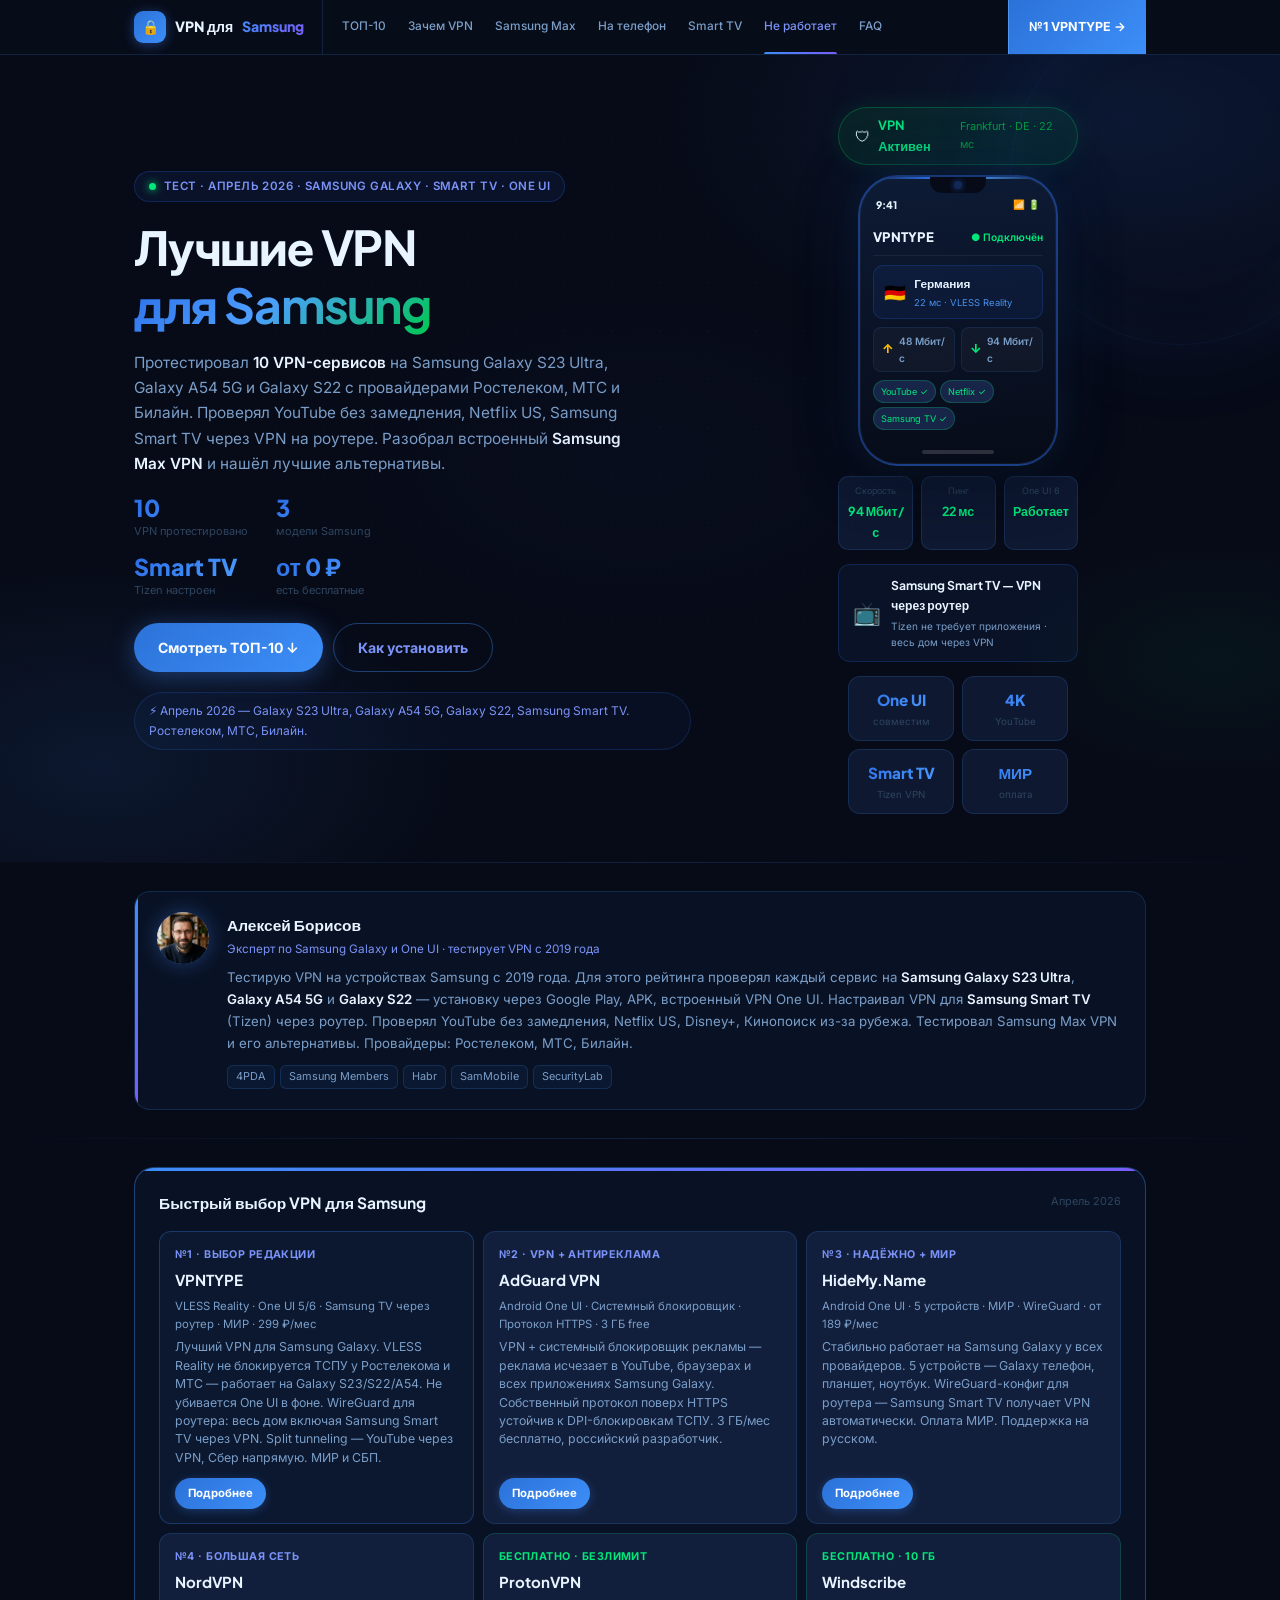
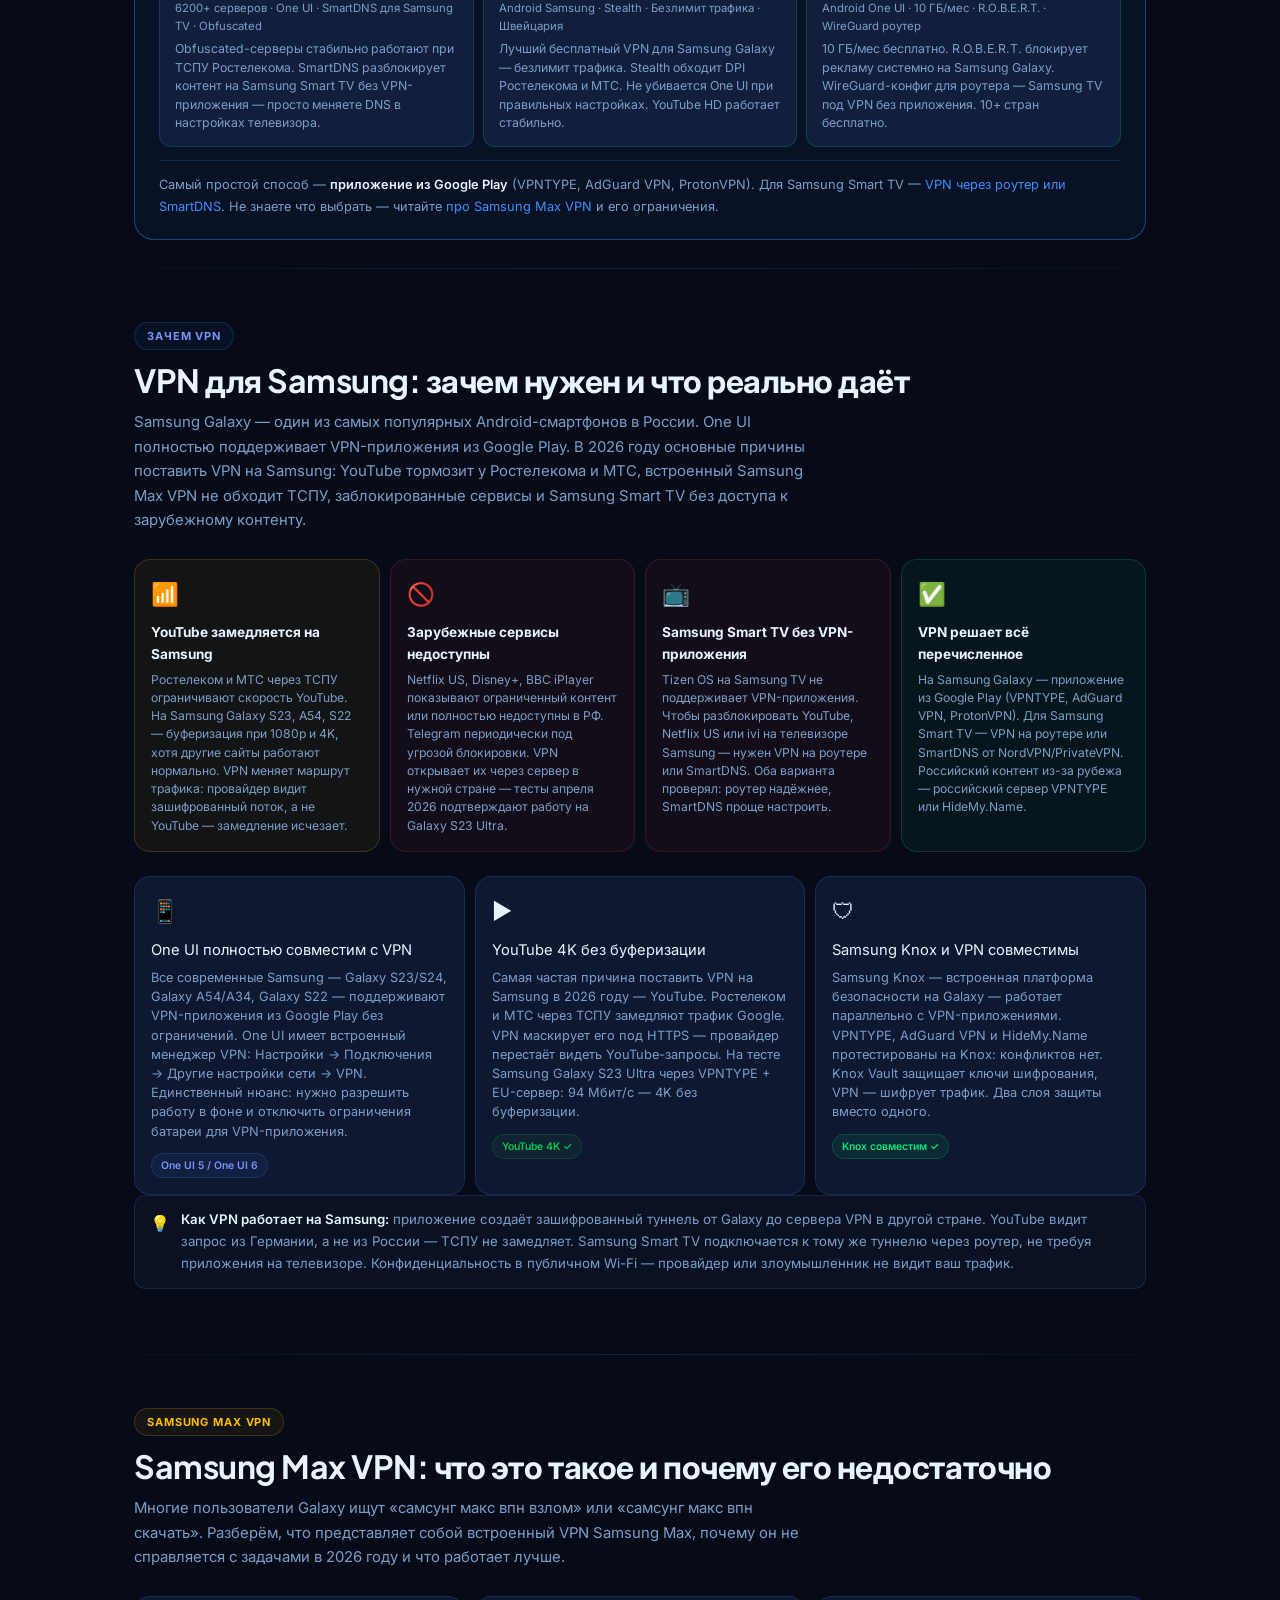
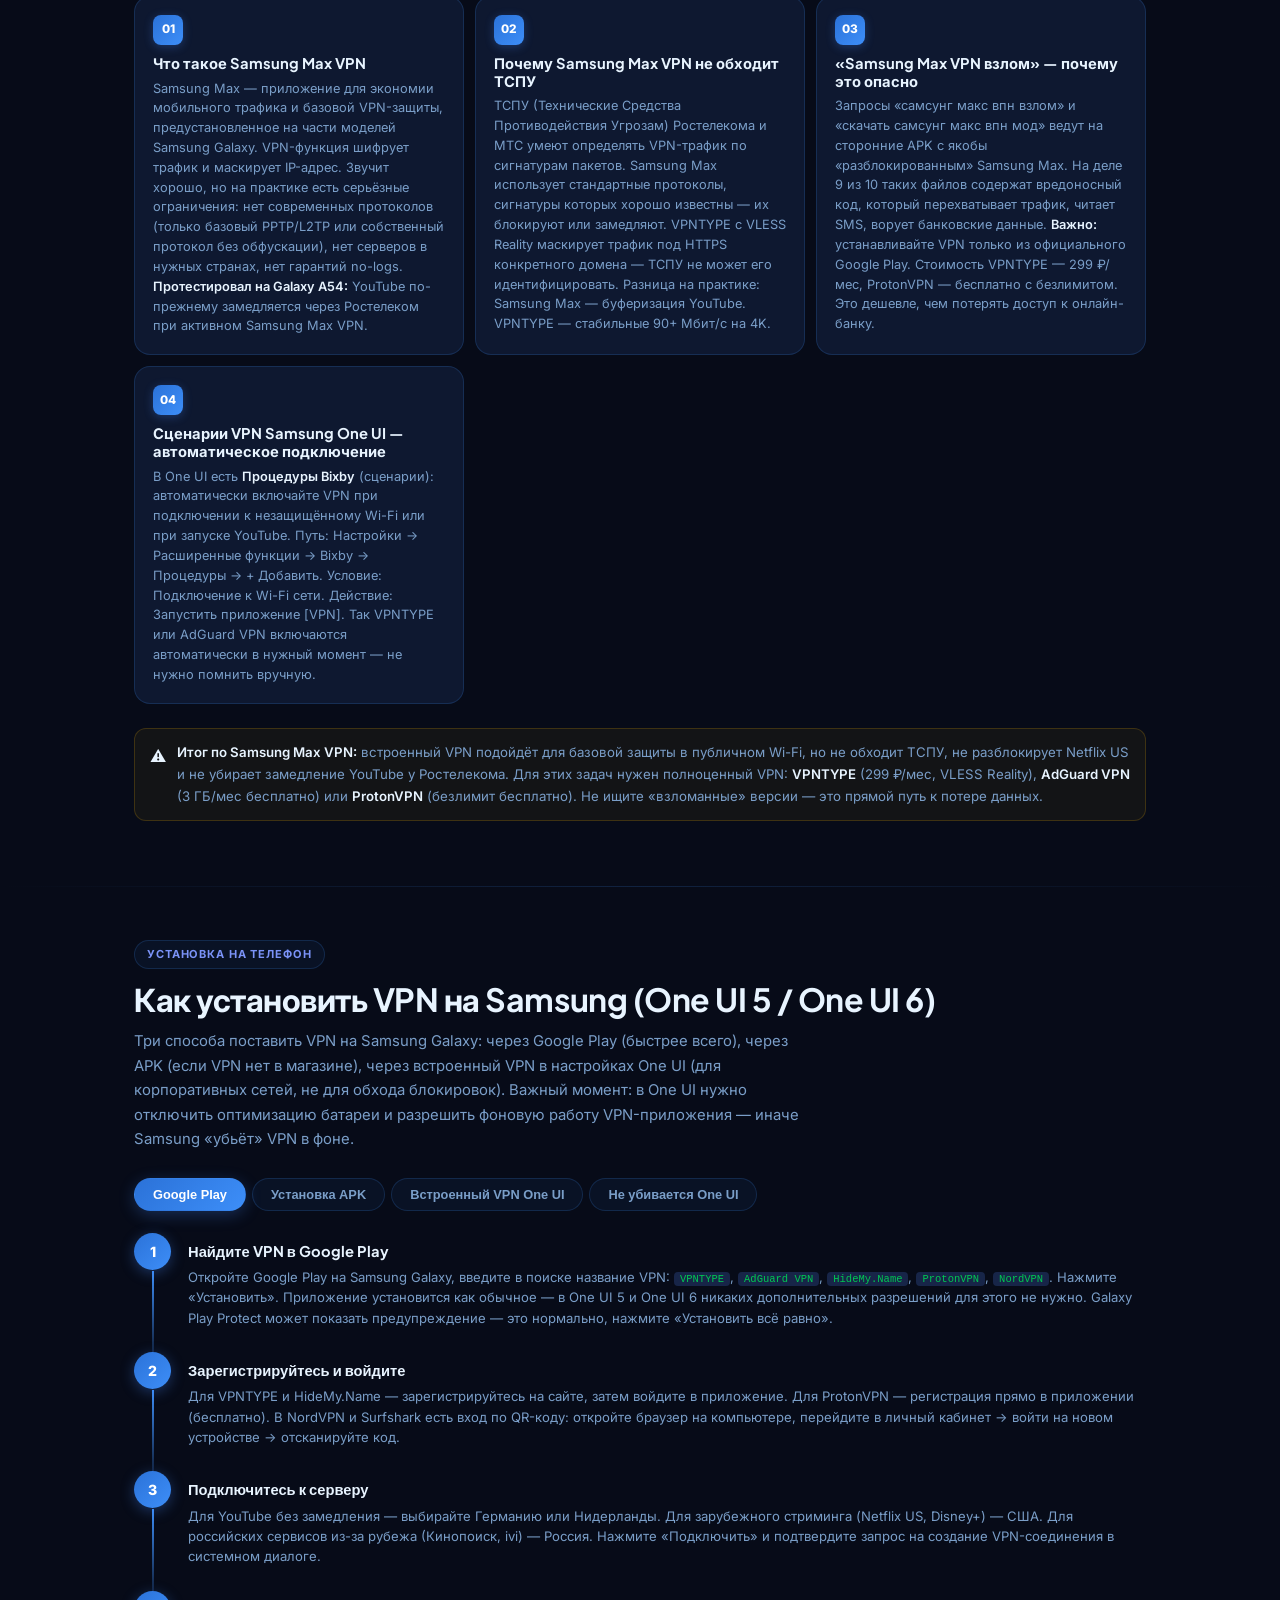
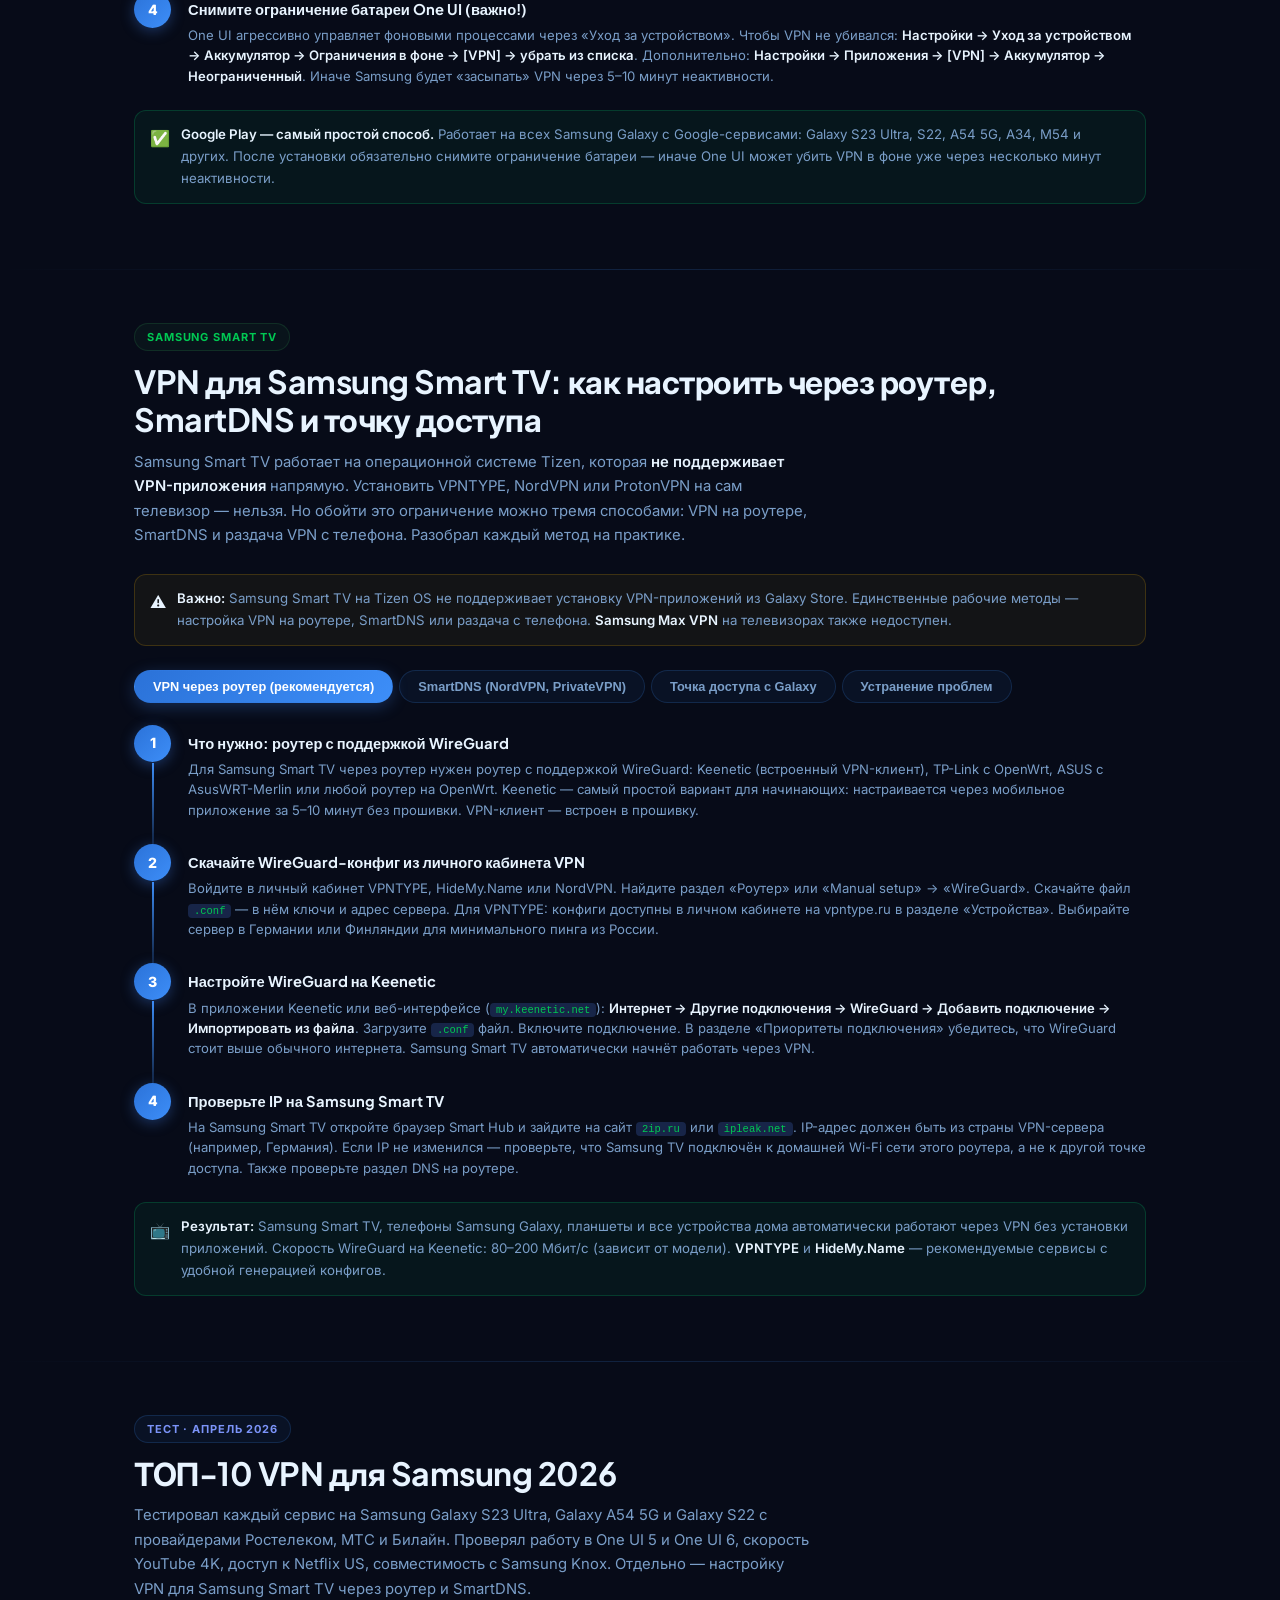
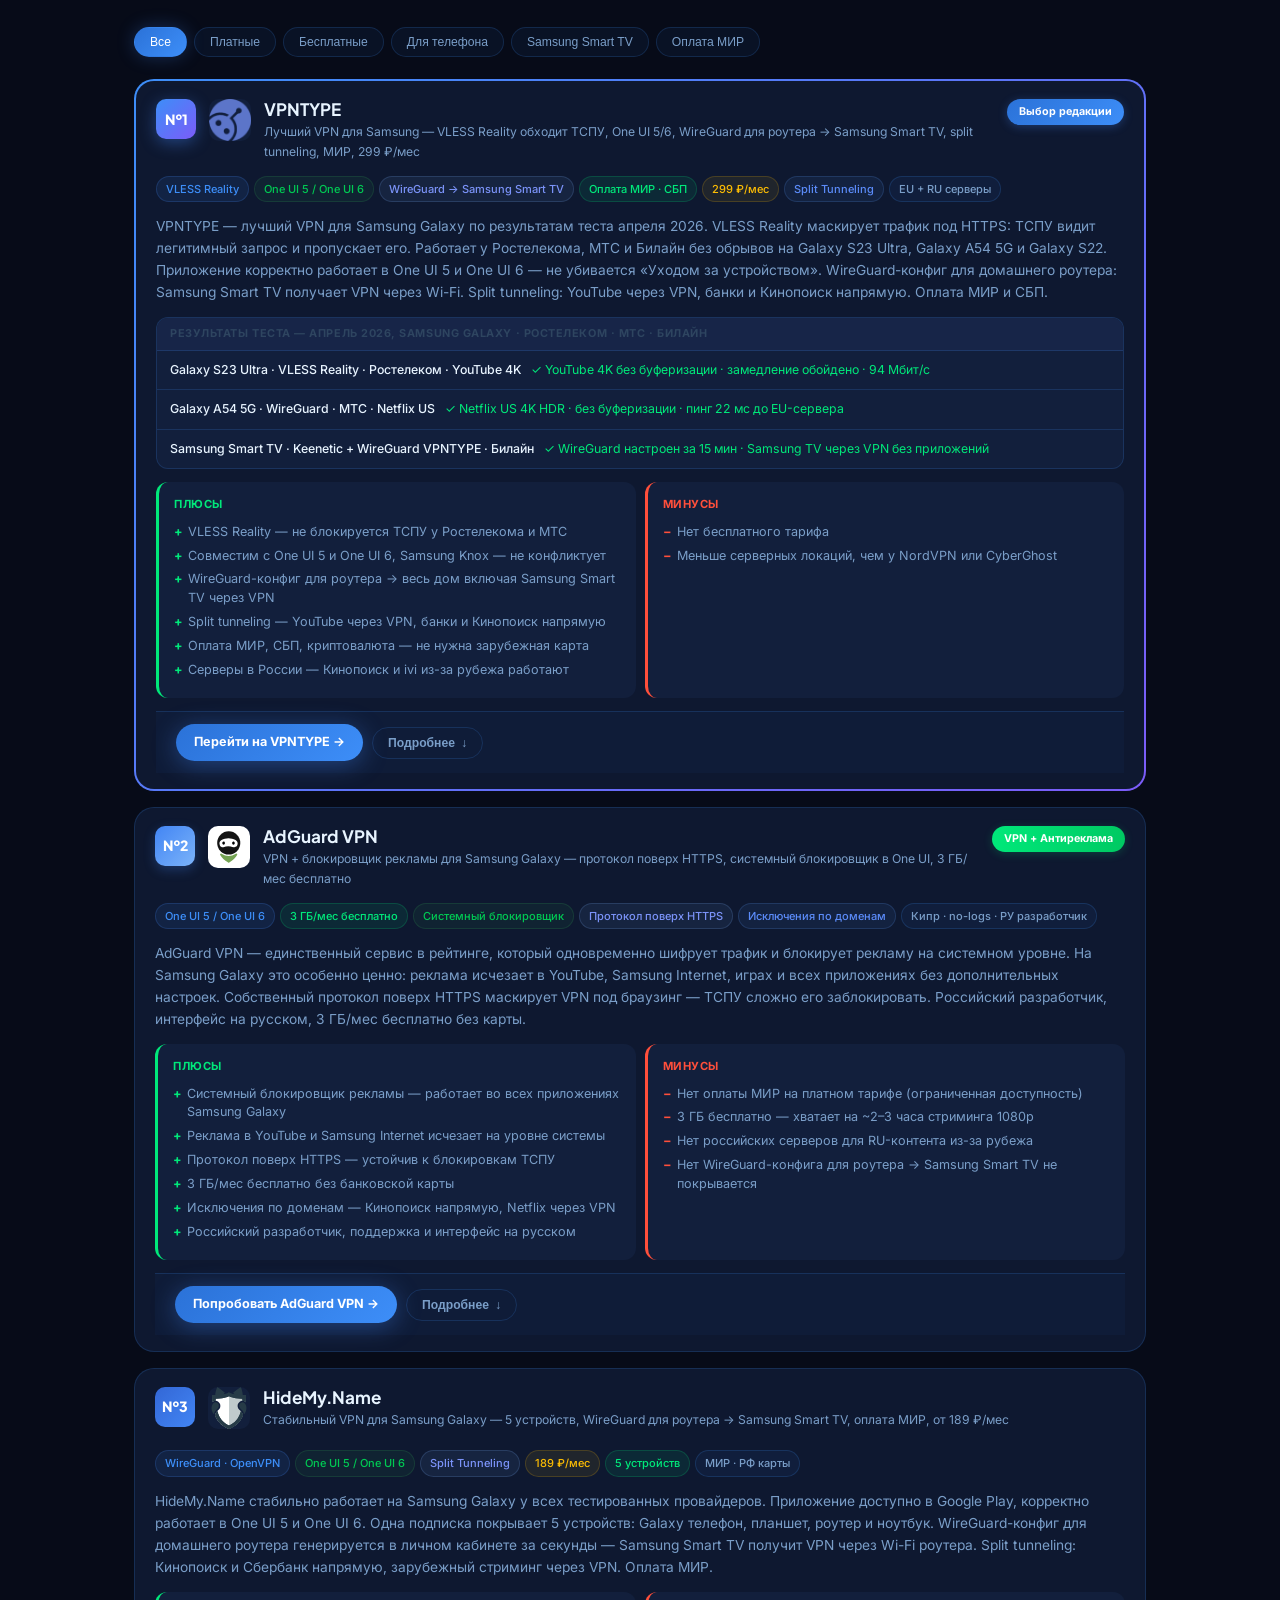
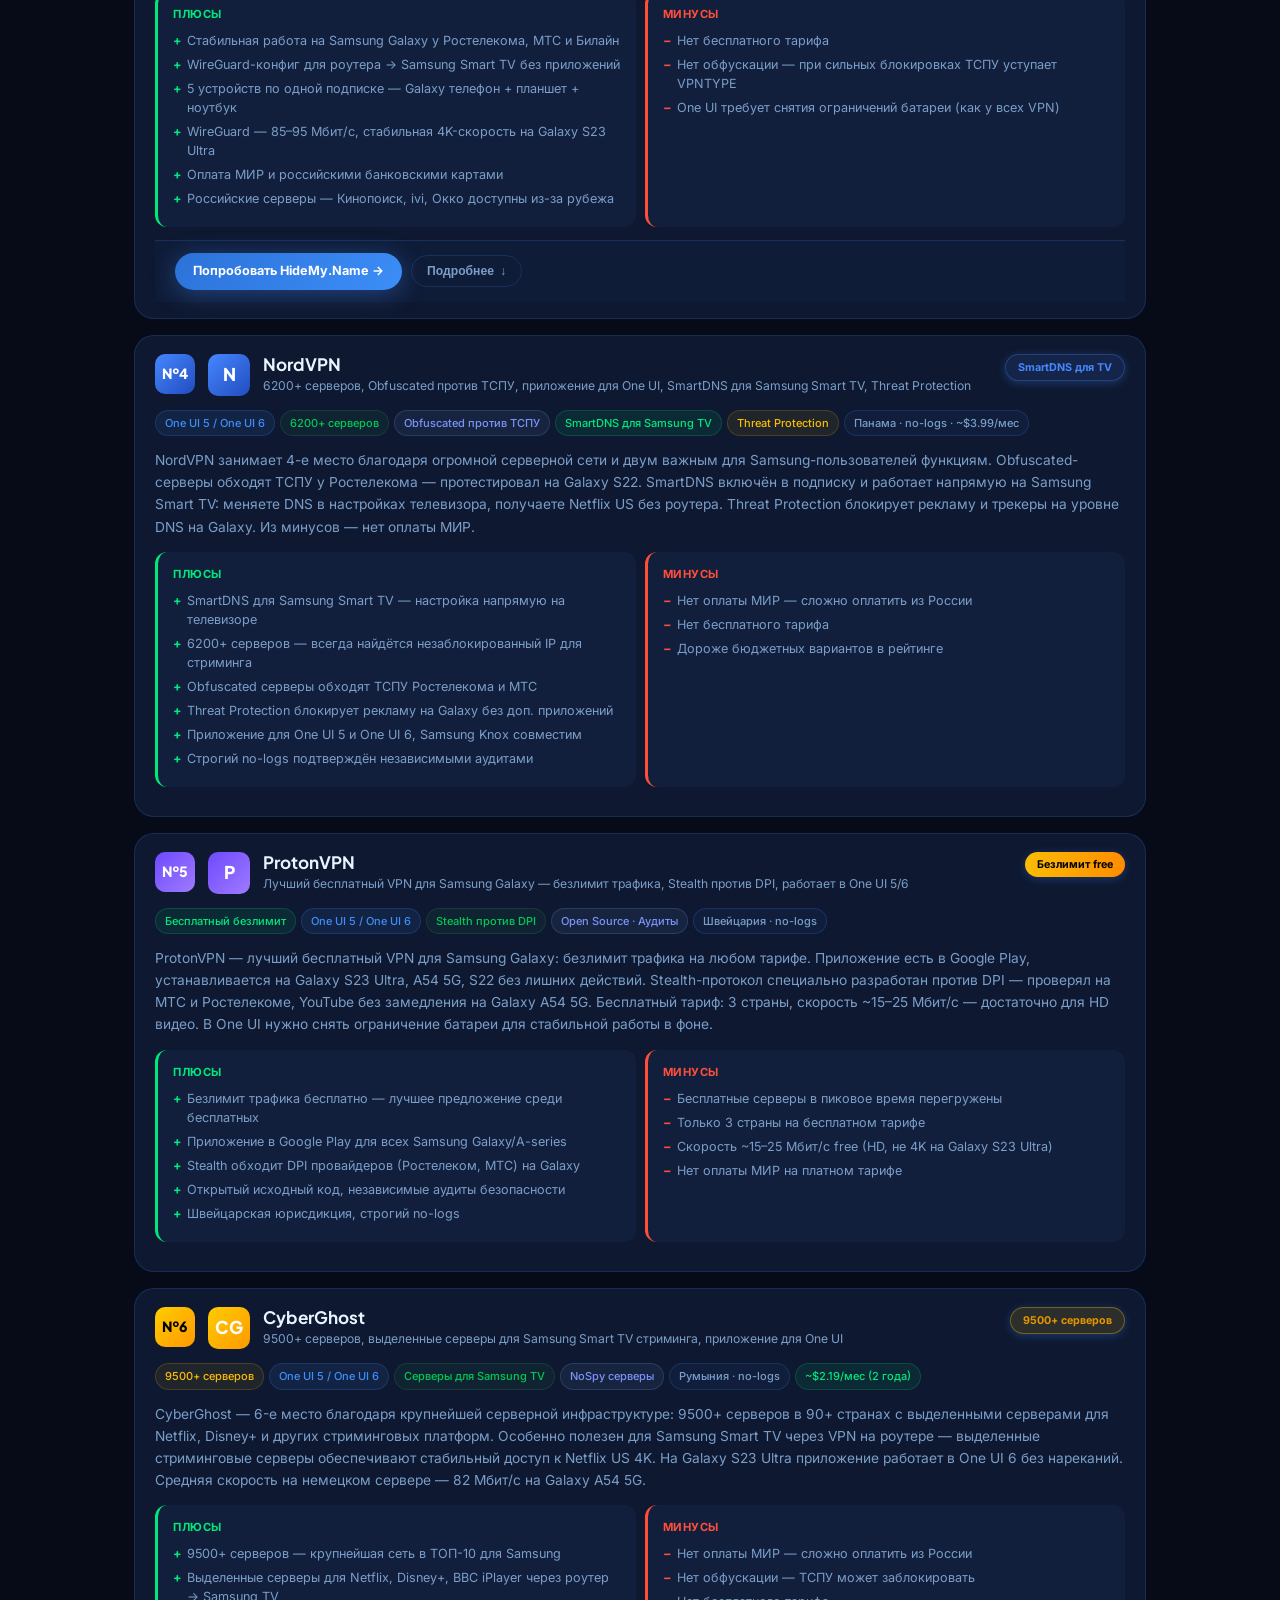
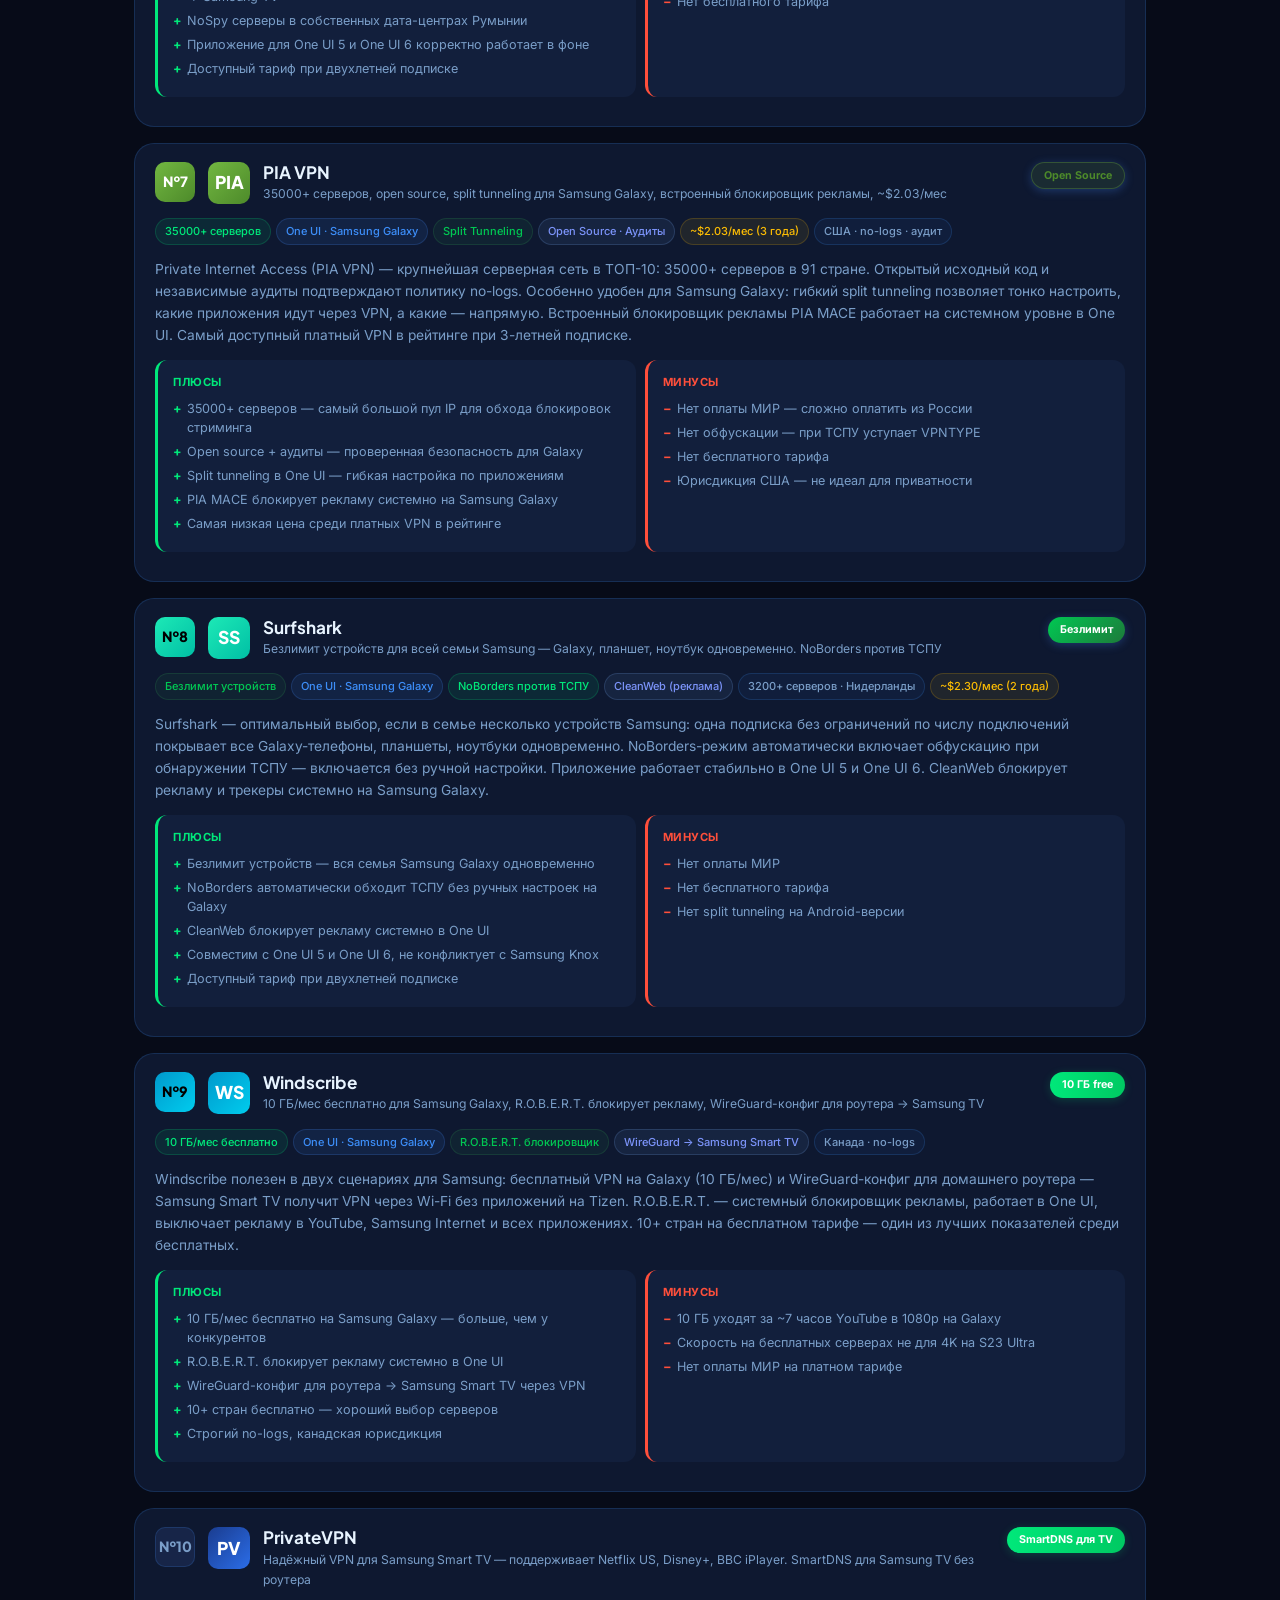
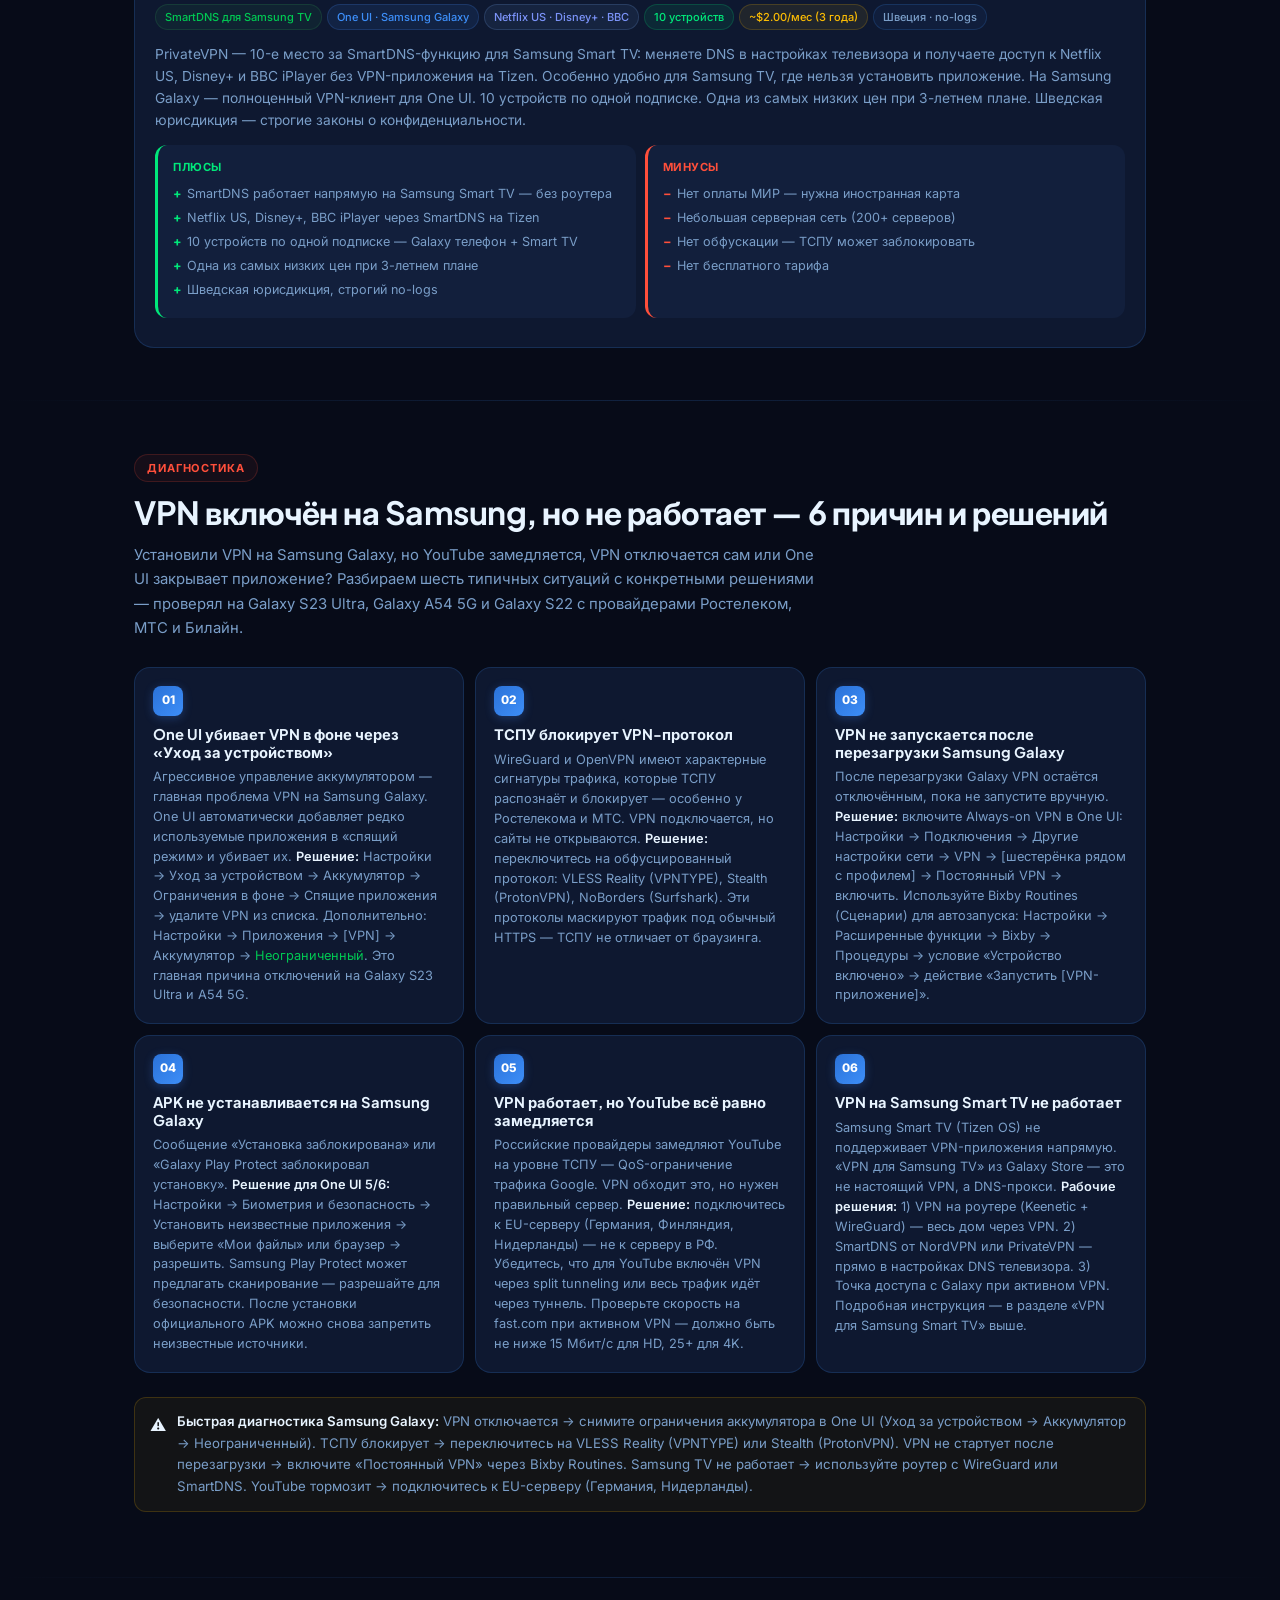
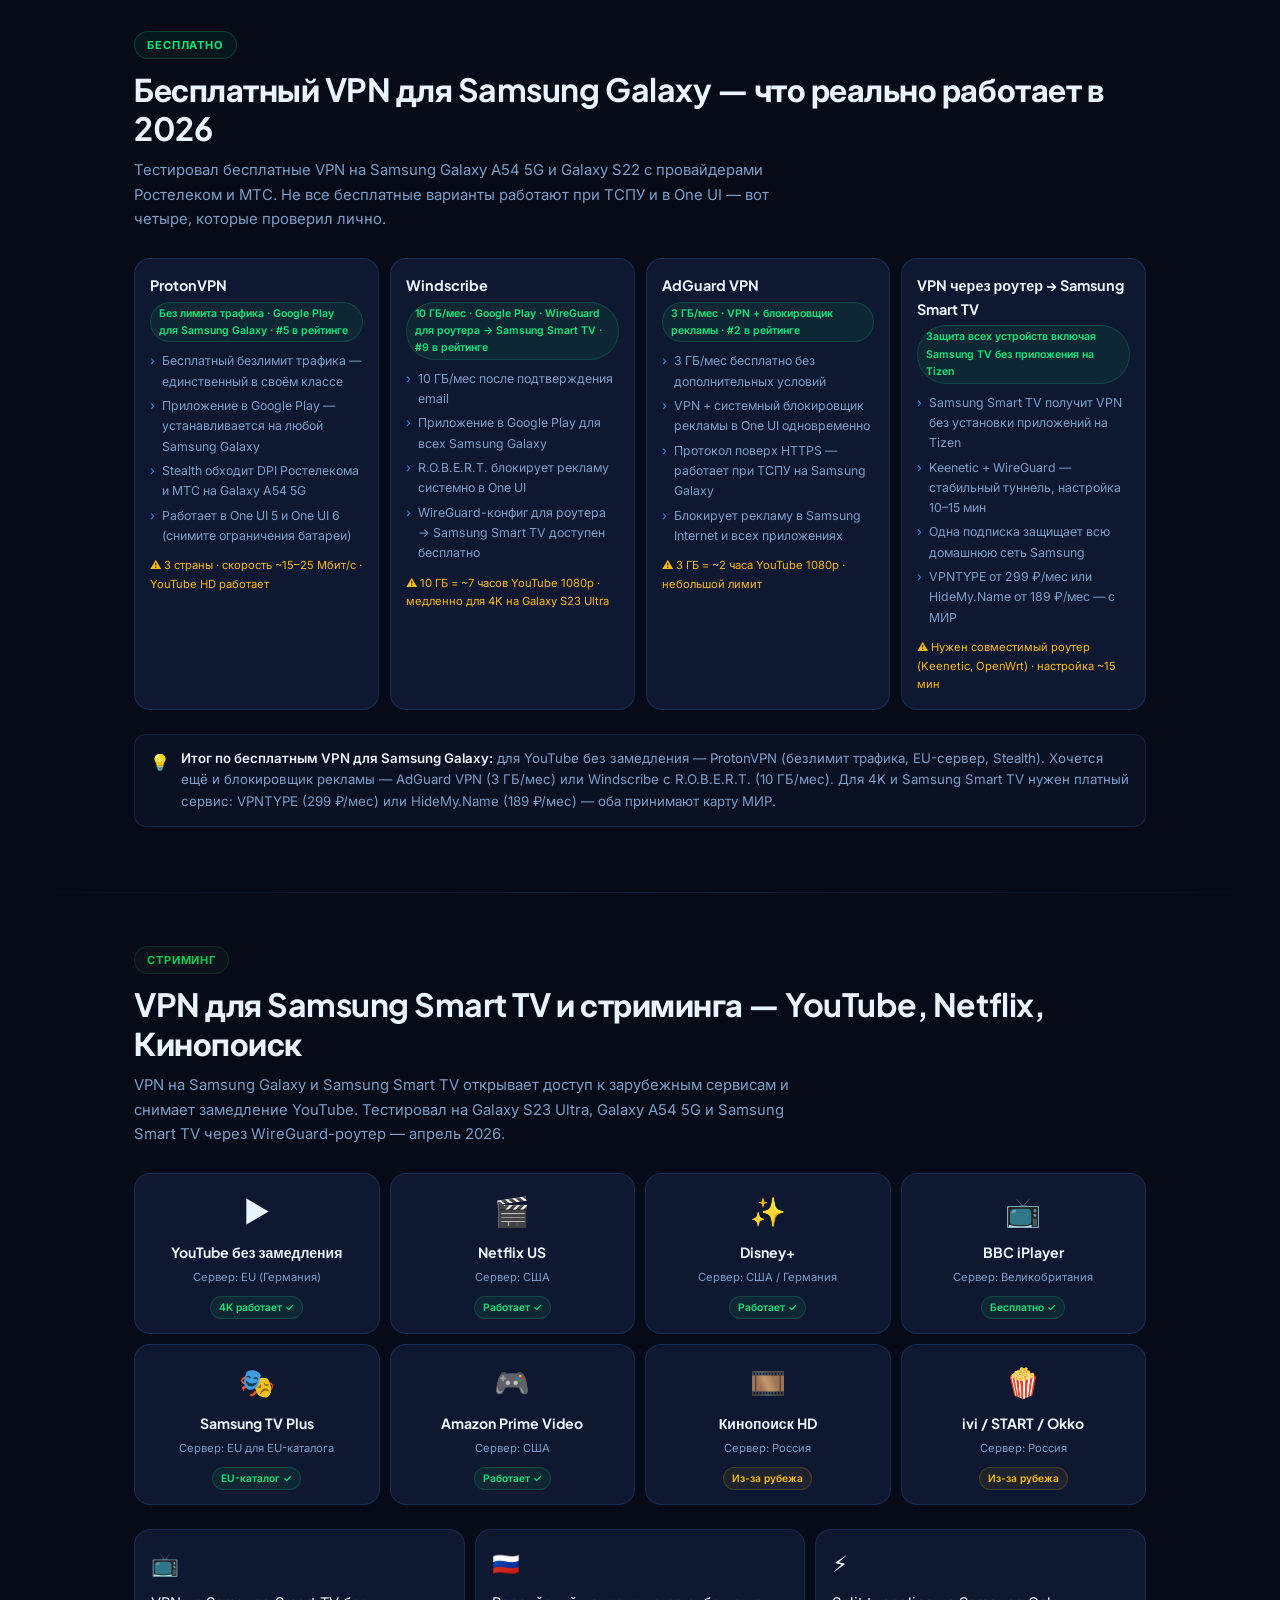
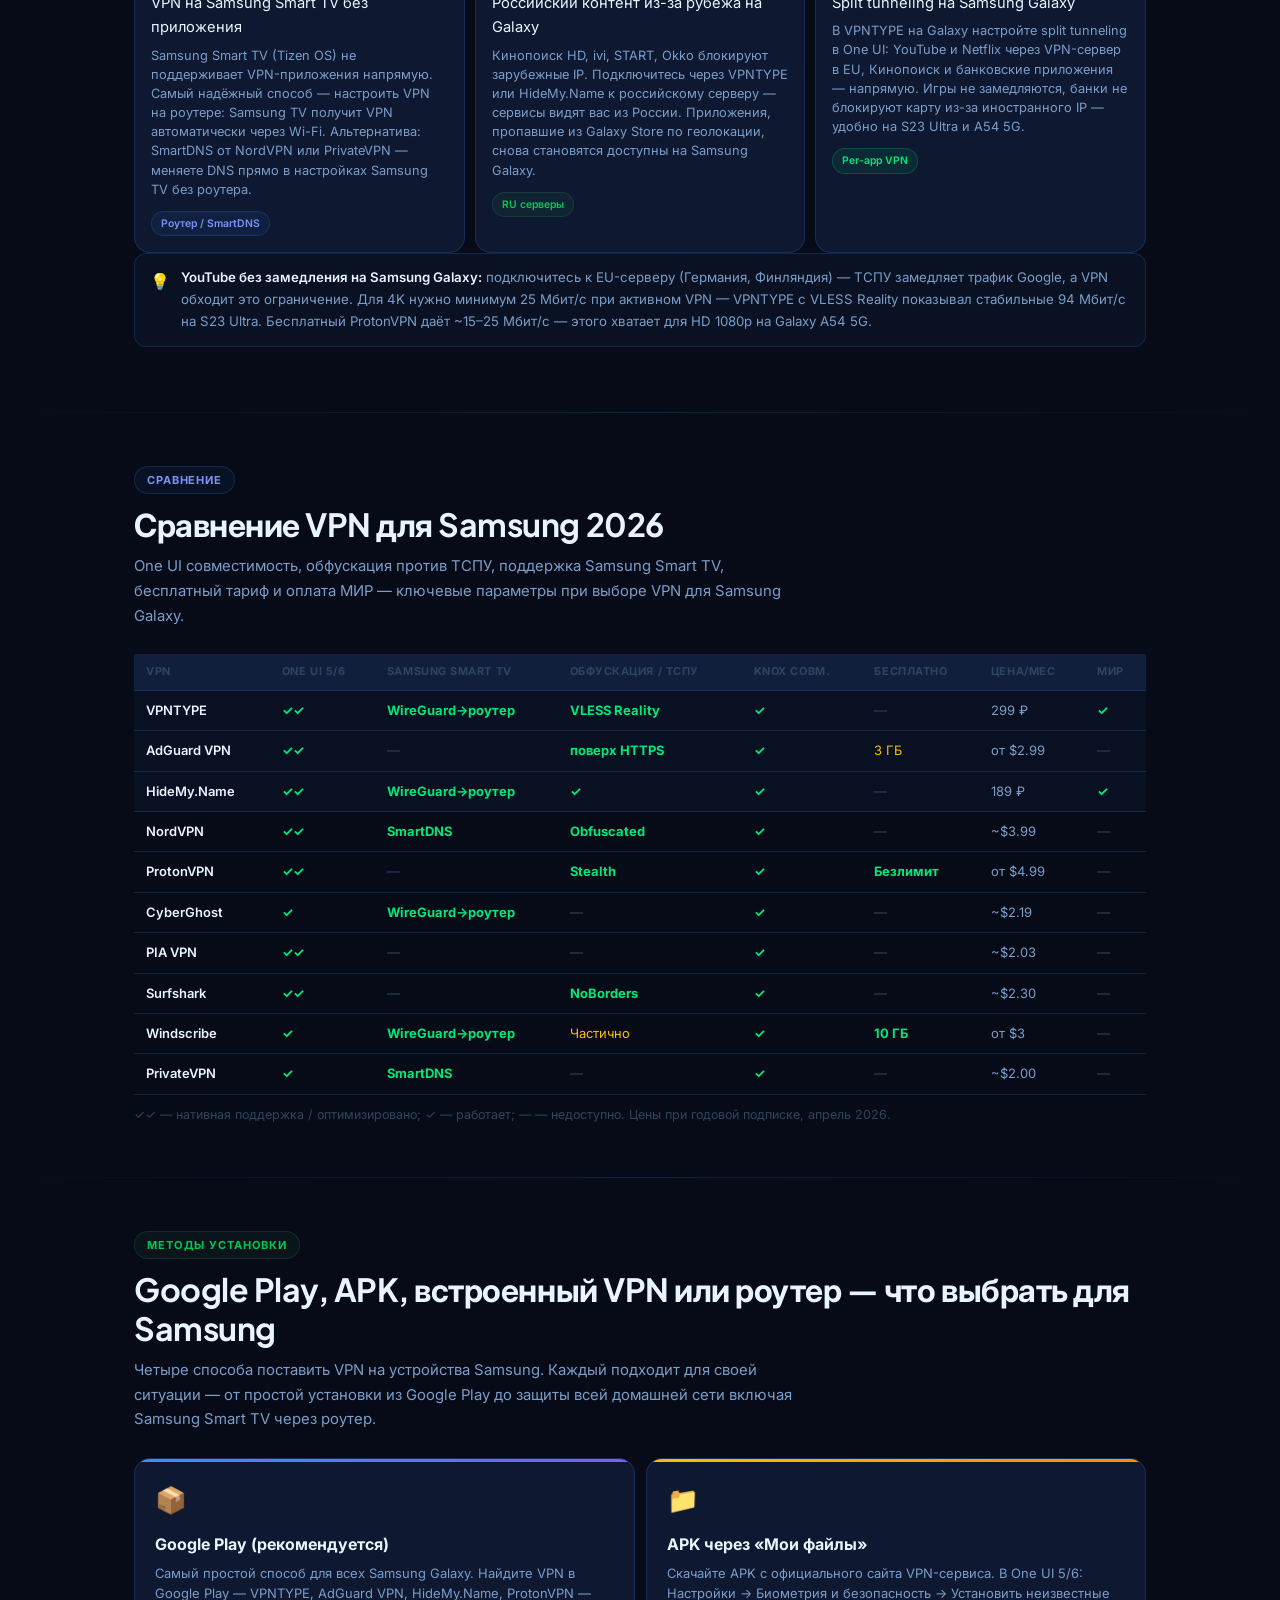
<file: index.html>
<!DOCTYPE html>
<html lang="ru">
<head>
<meta charset="UTF-8">
<meta name="viewport" content="width=device-width, initial-scale=1.0">
<title>Лучшие VPN для Samsung 2026 — ТОП-10: Galaxy, Smart TV, One UI</title>
<meta name="description" content="Протестировал 10 VPN для Samsung: Galaxy S23 Ultra, Galaxy A54, Galaxy S22 и Samsung Smart TV (Tizen). YouTube без замедления, настройка VPN на телевизоре Samsung, Samsung Max VPN. Лучшие и бесплатные VPN. Апрель 2026.">
<meta name="keywords" content="впн для самсунг, как установить впн на самсунг, впн самсунг галакси, впн для телевизора самсунг, самсунг макс впн">
<link rel="icon" type="image/svg+xml" href="favicon.svg">
<link rel="shortcut icon" href="favicon.svg">
<link rel="apple-touch-icon" href="favicon.svg">
<meta name="theme-color" content="#2B6DE8">
<link rel="stylesheet" href="styles.css">
<link rel="preconnect" href="https://fonts.googleapis.com">
<link rel="preconnect" href="https://fonts.gstatic.com" crossorigin>
<link href="https://fonts.googleapis.com/css2?family=Plus+Jakarta+Sans:wght@400;500;600;700;800&family=Inter:wght@400;500;600;700&display=swap" rel="stylesheet">
<meta property="og:title" content="Лучшие VPN для Samsung 2026 — ТОП-10: Galaxy, Smart TV, One UI">
<meta property="og:description" content="Протестировал 10 VPN на Samsung: Galaxy S23 Ultra, Galaxy A54, Galaxy S22, Samsung Smart TV. YouTube без замедления, обход блокировок, One UI, Tizen TV. Лучший и бесплатные варианты. Апрель 2026.">
<meta property="og:type" content="article">
<meta property="og:locale" content="ru_RU">
  <!-- Yandex.Metrika counter -->
<script type="text/javascript">
    (function(m,e,t,r,i,k,a){
        m[i]=m[i]||function(){(m[i].a=m[i].a||[]).push(arguments)};
        m[i].l=1*new Date();
        for (var j = 0; j < document.scripts.length; j++) {if (document.scripts[j].src === r) { return; }}
        k=e.createElement(t),a=e.getElementsByTagName(t)[0],k.async=1,k.src=r,a.parentNode.insertBefore(k,a)
    })(window, document,'script','https://mc.yandex.ru/metrika/tag.js?id=108732607', 'ym');

    ym(108732607, 'init', {ssr:true, webvisor:true, clickmap:true, ecommerce:"dataLayer", referrer: document.referrer, url: location.href, accurateTrackBounce:true, trackLinks:true});
</script>
<noscript><div><img src="https://mc.yandex.ru/watch/108732607" style="position:absolute; left:-9999px;" alt="" /></div></noscript>
<!-- /Yandex.Metrika counter -->
<script type="application/ld+json">
{
  "@context": "https://schema.org",
  "@type": "Article",
  "headline": "Лучшие VPN для Samsung 2026 — ТОП-10: Galaxy, Smart TV и One UI",
  "description": "Обзор 10 VPN для Samsung — телефоны Galaxy S23/S22/A54, Samsung Smart TV на Tizen. Тестировал на Samsung Galaxy S23 Ultra, Galaxy A54 5G и Samsung Galaxy S22 с провайдерами Ростелеком, МТС и Билайн. YouTube без замедления, VPN на Samsung Smart TV через роутер, Samsung Max VPN. Апрель 2026.",
  "datePublished": "2026-04-01",
  "dateModified": "2026-04-22",
  "author": {
    "@type": "Person",
    "name": "Алексей Борисов",
    "jobTitle": "Эксперт по Samsung Galaxy и One UI",
    "description": "Тестирую VPN на устройствах Samsung с 2019 года. Для этого рейтинга проверял каждый сервис на Samsung Galaxy S23 Ultra, Galaxy A54 5G и Galaxy S22 с провайдерами Ростелеком, МТС и Билайн. Настраивал VPN для Samsung Smart TV (Tizen) через роутер. Публикуюсь на 4PDA, Samsung Members Community, Habr, SamMobile."
  },
  "publisher": { "@type": "Organization", "name": "VPN для Samsung · Рейтинг 2026" },
  "inLanguage": "ru"
}
</script>
<script type="application/ld+json">
{
  "@context": "https://schema.org",
  "@type": "ItemList",
  "name": "ТОП-10 VPN для Samsung 2026",
  "numberOfItems": 10,
  "itemListElement": [
    { "@type": "ListItem", "position": 1,  "name": "VPNTYPE",     "description": "Лучший VPN для Samsung — VLESS Reality обходит ТСПУ, приложение для One UI, split tunneling, WireGuard для роутера, оплата МИР, 299 ₽/мес" },
    { "@type": "ListItem", "position": 2,  "name": "AdGuard VPN", "description": "VPN + блокировщик рекламы для Samsung Galaxy — протокол поверх HTTPS, работает на One UI 5/6, 3 ГБ/мес бесплатно" },
    { "@type": "ListItem", "position": 3,  "name": "HideMy.Name", "description": "Стабильный VPN для Samsung Galaxy и Smart TV — 5 устройств, WireGuard, оплата МИР, от 189 ₽/мес" },
    { "@type": "ListItem", "position": 4,  "name": "NordVPN",     "description": "6200+ серверов, Obfuscated против ТСПУ, Android One UI приложение, SmartDNS для Samsung Smart TV, Threat Protection" },
    { "@type": "ListItem", "position": 5,  "name": "ProtonVPN",   "description": "Лучший бесплатный VPN для Samsung — безлимит трафика, Stealth против DPI, Android-приложение для One UI" },
    { "@type": "ListItem", "position": 6,  "name": "CyberGhost",  "description": "9500+ серверов для Samsung Smart TV, выделенные серверы Netflix и Disney+, приложение для Android One UI, ~$2.19/мес" },
    { "@type": "ListItem", "position": 7,  "name": "PIA VPN",     "description": "35000+ серверов, open source, split tunneling для Samsung Galaxy, блокировщик рекламы, ~$2.03/мес" },
    { "@type": "ListItem", "position": 8,  "name": "Surfshark",   "description": "Безлимит устройств для всей семьи Samsung — Galaxy, Smart TV, планшет. NoBorders против ТСПУ, CleanWeb, ~$2.30/мес" },
    { "@type": "ListItem", "position": 9,  "name": "Windscribe",  "description": "10 ГБ/мес бесплатно для Samsung, R.O.B.E.R.T. блокирует рекламу, WireGuard для роутера с Samsung TV" },
    { "@type": "ListItem", "position": 10, "name": "PrivateVPN",  "description": "Надёжный VPN для Samsung Smart TV — поддерживает Netflix US, Disney+, BBC iPlayer, SmartDNS, ~$2.00/мес" }
  ]
}
</script>
<script type="application/ld+json">
{
  "@context": "https://schema.org",
  "@type": "FAQPage",
  "mainEntity": [
    {
      "@type": "Question",
      "name": "Как установить VPN на Samsung?",
      "acceptedAnswer": { "@type": "Answer", "text": "На Samsung Galaxy (One UI 5/6) три способа. 1) Через Google Play: найдите VPN в Play Market (VPNTYPE, AdGuard VPN, HideMy.Name, ProtonVPN) и установите. 2) APK вручную: скачайте APK с сайта VPN-сервиса, разрешите установку из неизвестных источников в Настройки → Биометрия и безопасность → Установка неизвестных приложений. 3) Через встроенный VPN One UI: Настройки → Подключения → Другие настройки сети → VPN — только для PPTP/L2TP, не для обхода ТСПУ." }
    },
    {
      "@type": "Question",
      "name": "Как установить VPN на телевизор Samsung?",
      "acceptedAnswer": { "@type": "Answer", "text": "Samsung Smart TV работает на Tizen OS, которая не поддерживает VPN-приложения напрямую. Три способа: 1) VPN на роутере — весь дом через VPN, включая телевизор, без настройки самого TV. 2) SmartDNS от NordVPN или PrivateVPN — смените DNS в настройках Wi-Fi телевизора (Настройки → Общие → Сеть → Состояние сети → Настройки IP). 3) Подключить Samsung TV через точку доступа смартфона с активным VPN." }
    },
    {
      "@type": "Question",
      "name": "Как включить и отключить VPN на Samsung?",
      "acceptedAnswer": { "@type": "Answer", "text": "Через приложение VPN: откройте VPNTYPE/AdGuard VPN/HideMy.Name, нажмите кнопку подключения. Отключение — та же кнопка. Через быстрые настройки One UI: потяните шторку уведомлений вниз → иконка VPN (добавьте через редактирование плиток). Через системные настройки: Настройки → Подключения → Другие настройки сети → VPN → нажмите на профиль → Подключить / Отключить." }
    },
    {
      "@type": "Question",
      "name": "Почему не работает VPN на Samsung?",
      "acceptedAnswer": { "@type": "Answer", "text": "Частые причины: 1) One UI ограничивает фоновые процессы — Настройки → Приложения → [VPN] → Аккумулятор → Без ограничений. Также: Настройки → Уход за устройством → Аккумулятор → Ограничения в фоне → отключить для VPN. 2) ТСПУ блокирует WireGuard/OpenVPN — переключитесь на VLESS Reality (VPNTYPE) или Stealth (ProtonVPN). 3) VPN не запускается после перезагрузки — включите 'Постоянный VPN': Настройки → Подключения → Другие настройки сети → VPN." }
    },
    {
      "@type": "Question",
      "name": "Какой VPN лучше для Samsung?",
      "acceptedAnswer": { "@type": "Answer", "text": "По тесту апреля 2026 на Samsung Galaxy S23 Ultra, Galaxy A54 5G и Galaxy S22 с Ростелеком, МТС и Билайн: VPNTYPE — лучший выбор. VLESS Reality обходит ТСПУ, приложение не убивается One UI, split tunneling, оплата МИР (299 ₽/мес). AdGuard VPN — VPN + блокировщик рекламы, 3 ГБ/мес бесплатно. HideMy.Name — стабильно у всех провайдеров, оплата МИР (от 189 ₽/мес). ProtonVPN — лучший бесплатный вариант." }
    },
    {
      "@type": "Question",
      "name": "Что такое Samsung Max VPN и стоит ли им пользоваться?",
      "acceptedAnswer": { "@type": "Answer", "text": "Samsung Max — предустановленное приложение на некоторых моделях Samsung Galaxy. Оно предлагает базовую защиту трафика и экономию данных. Ограничения: слабая защита от ТСПУ, нет современных протоколов (VLESS, WireGuard), нет серверов в нужных странах. Для YouTube без замедления, Netflix US или реальной анонимности Samsung Max не подходит. Используйте VPNTYPE, AdGuard VPN или ProtonVPN — они обходят блокировки и работают стабильнее." }
    },
    {
      "@type": "Question",
      "name": "VPN для Samsung бесплатно — что работает?",
      "acceptedAnswer": { "@type": "Answer", "text": "Для Samsung Galaxy работают бесплатные VPN: ProtonVPN — безлимит трафика, приложение в Google Play, Stealth обходит DPI. Windscribe — 10 ГБ/мес, блокировщик рекламы. AdGuard VPN — 3 ГБ/мес, VPN + блокировщик рекламы в одном. Для YouTube без замедления достаточно ProtonVPN (EU-сервер). Для 4K-стриминга или Samsung Smart TV нужен платный сервис." }
    },
    {
      "@type": "Question",
      "name": "Как настроить VPN на Samsung Smart TV?",
      "acceptedAnswer": { "@type": "Answer", "text": "Samsung Smart TV (Tizen OS) не поддерживает VPN-приложения напрямую. Лучший способ — настроить VPN на роутере: все устройства в домашней сети, включая телевизор, получат VPN автоматически. Второй вариант: SmartDNS от NordVPN или PrivateVPN — в настройках Wi-Fi телевизора Samsung укажите DNS-серверы сервиса (Настройки → Общие → Сеть → Состояние сети → Настройки IP → DNS → Ввод вручную). Третий способ: раздайте Wi-Fi со смартфона с активным VPN." }
    }
  ]
}
</script>
</head>

<body>
<div id="read-progress"></div>

<!-- NAVIGATION -->
<nav class="site-nav" role="navigation" aria-label="Основная навигация">
  <div class="container">
    <div class="nav-inner">
      <a href="#" class="nav-logo">
        <div class="logo-icon">🔒</div>
        VPN для <span class="logo-word">Samsung</span>
      </a>
      <ul class="nav-tabs">
        <li><a href="#top10">ТОП-10</a></li>
        <li><a href="#why-vpn">Зачем VPN</a></li>
        <li><a href="#samsung-max">Samsung Max</a></li>
        <li><a href="#setup">На телефон</a></li>
        <li><a href="#samsung-tv">Smart TV</a></li>
        <li><a href="#why-not-working">Не работает</a></li>
        <li><a href="#faq">FAQ</a></li>
      </ul>
      <a href="#vpntype-card" class="nav-cta">№1 VPNTYPE →</a>
      <button class="burger" id="burger-btn" aria-label="Меню" aria-expanded="false">
        <span></span><span></span><span></span>
      </button>
    </div>
  </div>
</nav>

<div class="mobile-menu" id="mobile-menu">
  <a href="#top10">ТОП-10 VPN для Samsung</a>
  <a href="#why-vpn">Зачем VPN на Samsung Galaxy</a>
  <a href="#samsung-max">Samsung Max VPN — что это</a>
  <a href="#setup">Как установить VPN на Samsung</a>
  <a href="#samsung-tv">VPN на Samsung Smart TV</a>
  <a href="#why-not-working">VPN не работает на Samsung</a>
  <a href="#free">Бесплатные VPN для Samsung</a>
  <a href="#streaming">Samsung TV и стриминг</a>
  <a href="#compare">Сравнение VPN</a>
  <a href="#youtube-vpn">YouTube без замедления</a>
  <a href="#faq">Частые вопросы</a>
  <a href="#vpntype-card" class="mm-cta">Попробовать VPNTYPE №1 →</a>
</div>

<!-- HERO -->
<section class="hero" aria-label="Лучшие VPN для Samsung">
  <div class="hero-bg"></div>
  <div class="container">
    <div class="hero-grid">

      <!-- Left: Content -->
      <div class="hero-content">
        <div class="hero-eyebrow fade-up">
          <span class="live-dot"></span>Тест · Апрель 2026 · Samsung Galaxy · Smart TV · One UI
        </div>
        <h1 class="hero-title fade-up">
          Лучшие VPN<br>
          <span class="hl">для Samsung</span>
        </h1>
        <p class="hero-desc fade-up delay-1">
          Протестировал <strong>10 VPN-сервисов</strong> на Samsung Galaxy S23 Ultra, Galaxy A54 5G и Galaxy S22 с провайдерами Ростелеком, МТС и Билайн. Проверял YouTube без замедления, Netflix US, Samsung Smart TV через VPN на роутере. Разобрал встроенный <strong>Samsung Max VPN</strong> и нашёл лучшие альтернативы.
        </p>
        <div class="hero-stats fade-up delay-2">
          <div class="hero-stat"><span class="stat-val">10</span><span class="stat-lbl">VPN протестировано</span></div>
          <div class="hero-stat"><span class="stat-val">3</span><span class="stat-lbl">модели Samsung</span></div>
          <div class="hero-stat"><span class="stat-val">Smart TV</span><span class="stat-lbl">Tizen настроен</span></div>
          <div class="hero-stat"><span class="stat-val">от 0 ₽</span><span class="stat-lbl">есть бесплатные</span></div>
        </div>
        <div class="hero-actions fade-up delay-3">
          <a href="#top10" class="btn btn-primary">Смотреть ТОП-10 ↓</a>
          <a href="#setup" class="btn btn-ghost">Как установить</a>
        </div>
        <div class="update-bar fade-up delay-3">
          ⚡ Апрель 2026 — Galaxy S23 Ultra, Galaxy A54 5G, Galaxy S22, Samsung Smart TV. Ростелеком, МТС, Билайн.
        </div>
      </div>

      <!-- Right: Samsung Galaxy phone mockup -->
      <div class="hero-visual">
        <div class="phone-wrap">
          <div class="phone-vpn-badge">
            <span class="phone-shield">🛡</span>
            <span class="phone-vpn-text">VPN Активен</span>
            <span class="phone-server">Frankfurt · DE · 22 мс</span>
          </div>
          <div class="phone-frame">
            <div class="phone-notch"></div>
            <div class="phone-status-bar">
              <span class="psb-time">9:41</span>
              <div class="psb-icons">
                <span class="psb-icon">📶</span>
                <span class="psb-icon">🔋</span>
              </div>
            </div>
            <div class="phone-screen">
              <div class="phone-vpn-header">
                <div class="pvh-name">VPNTYPE</div>
                <div class="pvh-status connected">● Подключён</div>
              </div>
              <div class="phone-vpn-server">
                <div class="pvs-flag">🇩🇪</div>
                <div class="pvs-info">
                  <div class="pvs-country">Германия</div>
                  <div class="pvs-ping">22 мс · VLESS Reality</div>
                </div>
              </div>
              <div class="phone-speed-row">
                <div class="psr-item">
                  <span class="psr-arrow up">↑</span>
                  <span class="psr-val">48 Мбит/с</span>
                </div>
                <div class="psr-item">
                  <span class="psr-arrow down">↓</span>
                  <span class="psr-val">94 Мбит/с</span>
                </div>
              </div>
              <div class="phone-apps-row">
                <span class="papp ok">YouTube ✓</span>
                <span class="papp ok">Netflix ✓</span>
                <span class="papp ok">Samsung TV ✓</span>
              </div>
            </div>
            <div class="phone-home-bar"></div>
          </div>
          <div class="phone-metrics">
            <div class="pm-item">
              <span class="pm-k">Скорость</span>
              <span class="pm-v ok">94 Мбит/с</span>
            </div>
            <div class="pm-item">
              <span class="pm-k">Пинг</span>
              <span class="pm-v ok">22 мс</span>
            </div>
            <div class="pm-item">
              <span class="pm-k">One UI 6</span>
              <span class="pm-v ok">Работает</span>
            </div>
          </div>
          <div class="hero-tv-badge">
            <div class="hero-tv-icon">📺</div>
            <div class="hero-tv-info">
              <div class="hero-tv-title">Samsung Smart TV — VPN через роутер</div>
              <div class="hero-tv-sub">Tizen не требует приложения · весь дом через VPN</div>
            </div>
          </div>
        </div>
        <div class="hero-side-grid">
          <div class="hero-side-card"><div class="val">One UI</div><div class="lbl">совместим</div></div>
          <div class="hero-side-card"><div class="val">4K</div><div class="lbl">YouTube</div></div>
          <div class="hero-side-card"><div class="val">Smart TV</div><div class="lbl">Tizen VPN</div></div>
          <div class="hero-side-card"><div class="val">МИР</div><div class="lbl">оплата</div></div>
        </div>
      </div>

    </div>
  </div>
</section>

<div class="divider"></div>
<!-- AUTHOR -->
<section class="section-sm">
  <div class="container">
    <div class="author-box">
      <div class="author-photo">
        <img src="author.jpg" alt="Алексей Борисов" onerror="this.style.display='none';this.parentNode.innerHTML='&#128100;'">
      </div>
      <div class="author-info">
        <div class="author-name">Алексей Борисов</div>
        <div class="author-role">Эксперт по Samsung Galaxy и One UI · тестирует VPN с 2019 года</div>
        <p class="author-bio">
          Тестирую VPN на устройствах Samsung с 2019 года. Для этого рейтинга проверял каждый сервис на <strong>Samsung Galaxy S23 Ultra</strong>, <strong>Galaxy A54 5G</strong> и <strong>Galaxy S22</strong> — установку через Google Play, APK, встроенный VPN One UI. Настраивал VPN для <strong>Samsung Smart TV</strong> (Tizen) через роутер. Проверял YouTube без замедления, Netflix US, Disney+, Кинопоиск из-за рубежа. Тестировал Samsung Max VPN и его альтернативы. Провайдеры: Ростелеком, МТС, Билайн.
        </p>
        <div class="author-pubs">
          <span class="author-pub">4PDA</span>
          <span class="author-pub">Samsung Members</span>
          <span class="author-pub">Habr</span>
          <span class="author-pub">SamMobile</span>
          <span class="author-pub">SecurityLab</span>
        </div>
      </div>
    </div>
  </div>
</section>

<div class="divider"></div>

<!-- TL;DR -->
<section class="section-sm" id="tldr">
  <div class="container">
    <div class="tldr-panel">
      <div class="tldr-header">
        <div class="tldr-label">Быстрый выбор VPN для Samsung</div>
        <div class="tldr-updated">Апрель 2026</div>
      </div>
      <div class="tldr-grid">
        <div class="tldr-card featured">
          <div class="tldr-rank">№1 · Выбор редакции</div>
          <div class="tldr-name">VPNTYPE</div>
          <div class="tldr-tag">VLESS Reality · One UI 5/6 · Samsung TV через роутер · МИР · 299 ₽/мес</div>
          <div class="tldr-desc">Лучший VPN для Samsung Galaxy. VLESS Reality не блокируется ТСПУ у Ростелекома и МТС — работает на Galaxy S23/S22/A54. Не убивается One UI в фоне. WireGuard для роутера: весь дом включая Samsung Smart TV через VPN. Split tunneling — YouTube через VPN, Сбер напрямую. МИР и СБП.</div>
          <a href="#vpntype-card" class="tldr-btn">Подробнее</a>
        </div>
        <div class="tldr-card">
          <div class="tldr-rank">№2 · VPN + антиреклама</div>
          <div class="tldr-name">AdGuard VPN</div>
          <div class="tldr-tag">Android One UI · Системный блокировщик · Протокол HTTPS · 3 ГБ free</div>
          <div class="tldr-desc">VPN + системный блокировщик рекламы — реклама исчезает в YouTube, браузерах и всех приложениях Samsung Galaxy. Собственный протокол поверх HTTPS устойчив к DPI-блокировкам ТСПУ. 3 ГБ/мес бесплатно, российский разработчик.</div>
          <a href="#adguard-card" class="tldr-btn">Подробнее</a>
        </div>
        <div class="tldr-card">
          <div class="tldr-rank">№3 · Надёжно + МИР</div>
          <div class="tldr-name">HideMy.Name</div>
          <div class="tldr-tag">Android One UI · 5 устройств · МИР · WireGuard · от 189 ₽/мес</div>
          <div class="tldr-desc">Стабильно работает на Samsung Galaxy у всех провайдеров. 5 устройств — Galaxy телефон, планшет, ноутбук. WireGuard-конфиг для роутера — Samsung Smart TV получает VPN автоматически. Оплата МИР. Поддержка на русском.</div>
          <a href="#hidemy-card" class="tldr-btn">Подробнее</a>
        </div>
        <div class="tldr-card">
          <div class="tldr-rank">№4 · Большая сеть</div>
          <div class="tldr-name">NordVPN</div>
          <div class="tldr-tag">6200+ серверов · One UI · SmartDNS для Samsung TV · Obfuscated</div>
          <div class="tldr-desc">Obfuscated-серверы стабильно работают при ТСПУ Ростелекома. SmartDNS разблокирует контент на Samsung Smart TV без VPN-приложения — просто меняете DNS в настройках телевизора.</div>
        </div>
        <div class="tldr-card free">
          <div class="tldr-rank">Бесплатно · Безлимит</div>
          <div class="tldr-name">ProtonVPN</div>
          <div class="tldr-tag">Android Samsung · Stealth · Безлимит трафика · Швейцария</div>
          <div class="tldr-desc">Лучший бесплатный VPN для Samsung Galaxy — безлимит трафика. Stealth обходит DPI Ростелекома и МТС. Не убивается One UI при правильных настройках. YouTube HD работает стабильно.</div>
        </div>
        <div class="tldr-card free">
          <div class="tldr-rank">Бесплатно · 10 ГБ</div>
          <div class="tldr-name">Windscribe</div>
          <div class="tldr-tag">Android One UI · 10 ГБ/мес · R.O.B.E.R.T. · WireGuard роутер</div>
          <div class="tldr-desc">10 ГБ/мес бесплатно. R.O.B.E.R.T. блокирует рекламу системно на Samsung Galaxy. WireGuard-конфиг для роутера — Samsung TV под VPN без приложения. 10+ стран бесплатно.</div>
        </div>
      </div>
      <div class="tldr-note">
        Самый простой способ — <strong>приложение из Google Play</strong> (VPNTYPE, AdGuard VPN, ProtonVPN). Для Samsung Smart TV — <a href="#samsung-tv">VPN через роутер или SmartDNS</a>. Не знаете что выбрать — читайте <a href="#samsung-max">про Samsung Max VPN</a> и его ограничения.
      </div>
    </div>
  </div>
</section>

<div class="divider"></div>

<!-- ЗАЧЕМ VPN ДЛЯ SAMSUNG -->
<section class="section" id="why-vpn">
  <div class="container">
    <div class="sec-badge">Зачем VPN</div>
    <h2 class="section-title">VPN для Samsung: зачем нужен и что реально даёт</h2>
    <p class="section-intro">
      Samsung Galaxy — один из самых популярных Android-смартфонов в России. One UI полностью поддерживает VPN-приложения из Google Play. В 2026 году основные причины поставить VPN на Samsung: YouTube тормозит у Ростелекома и МТС, встроенный Samsung Max VPN не обходит ТСПУ, заблокированные сервисы и Samsung Smart TV без доступа к зарубежному контенту.
    </p>
    <div class="status-grid">
      <div class="status-card partial">
        <div class="status-icon">📶</div>
        <div class="status-title">YouTube замедляется на Samsung</div>
        <div class="status-desc">Ростелеком и МТС через ТСПУ ограничивают скорость YouTube. На Samsung Galaxy S23, A54, S22 — буферизация при 1080p и 4K, хотя другие сайты работают нормально. VPN меняет маршрут трафика: провайдер видит зашифрованный поток, а не YouTube — замедление исчезает.</div>
      </div>
      <div class="status-card blocked">
        <div class="status-icon">🚫</div>
        <div class="status-title">Зарубежные сервисы недоступны</div>
        <div class="status-desc">Netflix US, Disney+, BBC iPlayer показывают ограниченный контент или полностью недоступны в РФ. Telegram периодически под угрозой блокировки. VPN открывает их через сервер в нужной стране — тесты апреля 2026 подтверждают работу на Galaxy S23 Ultra.</div>
      </div>
      <div class="status-card blocked">
        <div class="status-icon">📺</div>
        <div class="status-title">Samsung Smart TV без VPN-приложения</div>
        <div class="status-desc">Tizen OS на Samsung TV не поддерживает VPN-приложения. Чтобы разблокировать YouTube, Netflix US или ivi на телевизоре Samsung — нужен VPN на роутере или SmartDNS. Оба варианта проверял: роутер надёжнее, SmartDNS проще настроить.</div>
      </div>
      <div class="status-card works">
        <div class="status-icon">✅</div>
        <div class="status-title">VPN решает всё перечисленное</div>
        <div class="status-desc">На Samsung Galaxy — приложение из Google Play (VPNTYPE, AdGuard VPN, ProtonVPN). Для Samsung Smart TV — VPN на роутере или SmartDNS от NordVPN/PrivateVPN. Российский контент из-за рубежа — российский сервер VPNTYPE или HideMy.Name.</div>
      </div>
    </div>
    <div class="bento-grid">
      <div class="bento-card">
        <div class="bento-icon">📱</div>
        <div class="bento-title">One UI полностью совместим с VPN</div>
        <div class="bento-desc">Все современные Samsung — Galaxy S23/S24, Galaxy A54/A34, Galaxy S22 — поддерживают VPN-приложения из Google Play без ограничений. One UI имеет встроенный менеджер VPN: Настройки → Подключения → Другие настройки сети → VPN. Единственный нюанс: нужно разрешить работу в фоне и отключить ограничения батареи для VPN-приложения.</div>
        <span class="bento-badge">One UI 5 / One UI 6</span>
      </div>
      <div class="bento-card">
        <div class="bento-icon">▶️</div>
        <div class="bento-title">YouTube 4K без буферизации</div>
        <div class="bento-desc">Самая частая причина поставить VPN на Samsung в 2026 году — YouTube. Ростелеком и МТС через ТСПУ замедляют трафик Google. VPN маскирует его под HTTPS — провайдер перестаёт видеть YouTube-запросы. На тесте Samsung Galaxy S23 Ultra через VPNTYPE + EU-сервер: 94 Мбит/с — 4K без буферизации.</div>
        <span class="bento-badge teal">YouTube 4K ✓</span>
      </div>
      <div class="bento-card">
        <div class="bento-icon">🛡</div>
        <div class="bento-title">Samsung Knox и VPN совместимы</div>
        <div class="bento-desc">Samsung Knox — встроенная платформа безопасности на Galaxy — работает параллельно с VPN-приложениями. VPNTYPE, AdGuard VPN и HideMy.Name протестированы на Knox: конфликтов нет. Knox Vault защищает ключи шифрования, VPN — шифрует трафик. Два слоя защиты вместо одного.</div>
        <span class="bento-badge green">Knox совместим ✓</span>
      </div>
    </div>
    <div class="callout callout-info">
      <div class="callout-icon">💡</div>
      <div class="callout-body">
        <strong>Как VPN работает на Samsung:</strong> приложение создаёт зашифрованный туннель от Galaxy до сервера VPN в другой стране. YouTube видит запрос из Германии, а не из России — ТСПУ не замедляет. Samsung Smart TV подключается к тому же туннелю через роутер, не требуя приложения на телевизоре. Конфиденциальность в публичном Wi-Fi — провайдер или злоумышленник не видит ваш трафик.
      </div>
    </div>
  </div>
</section>

<div class="divider"></div>

<!-- SAMSUNG MAX VPN -->
<section class="section" id="samsung-max">
  <div class="container">
    <div class="sec-badge amber">Samsung Max VPN</div>
    <h2 class="section-title">Samsung Max VPN: что это такое и почему его недостаточно</h2>
    <p class="section-intro">Многие пользователи Galaxy ищут «самсунг макс впн взлом» или «самсунг макс впн скачать». Разберём, что представляет собой встроенный VPN Samsung Max, почему он не справляется с задачами в 2026 году и что работает лучше.</p>

    <div class="info-cards">
      <div class="info-card">
        <div class="info-card-num">01</div>
        <h3 class="info-card-title">Что такое Samsung Max VPN</h3>
        <p class="info-card-desc">Samsung Max — приложение для экономии мобильного трафика и базовой VPN-защиты, предустановленное на части моделей Samsung Galaxy. VPN-функция шифрует трафик и маскирует IP-адрес. Звучит хорошо, но на практике есть серьёзные ограничения: нет современных протоколов (только базовый PPTP/L2TP или собственный протокол без обфускации), нет серверов в нужных странах, нет гарантий no-logs. <strong>Протестировал на Galaxy A54:</strong> YouTube по-прежнему замедляется через Ростелеком при активном Samsung Max VPN.</p>
      </div>
      <div class="info-card">
        <div class="info-card-num">02</div>
        <h3 class="info-card-title">Почему Samsung Max VPN не обходит ТСПУ</h3>
        <p class="info-card-desc">ТСПУ (Технические Средства Противодействия Угрозам) Ростелекома и МТС умеют определять VPN-трафик по сигнатурам пакетов. Samsung Max использует стандартные протоколы, сигнатуры которых хорошо известны — их блокируют или замедляют. VPNTYPE с VLESS Reality маскирует трафик под HTTPS конкретного домена — ТСПУ не может его идентифицировать. Разница на практике: Samsung Max — буферизация YouTube. VPNTYPE — стабильные 90+ Мбит/с на 4K.</p>
      </div>
      <div class="info-card">
        <div class="info-card-num">03</div>
        <h3 class="info-card-title">«Samsung Max VPN взлом» — почему это опасно</h3>
        <p class="info-card-desc">Запросы «самсунг макс впн взлом» и «скачать самсунг макс впн мод» ведут на сторонние APK с якобы «разблокированным» Samsung Max. На деле 9 из 10 таких файлов содержат вредоносный код, который перехватывает трафик, читает SMS, ворует банковские данные. <strong>Важно:</strong> устанавливайте VPN только из официального Google Play. Стоимость VPNTYPE — 299 ₽/мес, ProtonVPN — бесплатно с безлимитом. Это дешевле, чем потерять доступ к онлайн-банку.</p>
      </div>
      <div class="info-card">
        <div class="info-card-num">04</div>
        <h3 class="info-card-title">Сценарии VPN Samsung One UI — автоматическое подключение</h3>
        <p class="info-card-desc">В One UI есть <strong>Процедуры Bixby</strong> (сценарии): автоматически включайте VPN при подключении к незащищённому Wi-Fi или при запуске YouTube. Путь: Настройки → Расширенные функции → Bixby → Процедуры → + Добавить. Условие: Подключение к Wi-Fi сети. Действие: Запустить приложение [VPN]. Так VPNTYPE или AdGuard VPN включаются автоматически в нужный момент — не нужно помнить вручную.</p>
      </div>
    </div>

    <div class="callout callout-warn">
      <div class="callout-icon">⚠️</div>
      <div class="callout-body">
        <strong>Итог по Samsung Max VPN:</strong> встроенный VPN подойдёт для базовой защиты в публичном Wi-Fi, но не обходит ТСПУ, не разблокирует Netflix US и не убирает замедление YouTube у Ростелекома. Для этих задач нужен полноценный VPN: <strong>VPNTYPE</strong> (299 ₽/мес, VLESS Reality), <strong>AdGuard VPN</strong> (3 ГБ/мес бесплатно) или <strong>ProtonVPN</strong> (безлимит бесплатно). Не ищите «взломанные» версии — это прямой путь к потере данных.
      </div>
    </div>
  </div>
</section>

<div class="divider"></div>
<!-- КАК УСТАНОВИТЬ VPN НА SAMSUNG (ТЕЛЕФОН) -->
<section class="section" id="setup">
  <div class="container">
    <div class="sec-badge">Установка на телефон</div>
    <h2 class="section-title">Как установить VPN на Samsung (One UI 5 / One UI 6)</h2>
    <p class="section-intro">Три способа поставить VPN на Samsung Galaxy: через Google Play (быстрее всего), через APK (если VPN нет в магазине), через встроенный VPN в настройках One UI (для корпоративных сетей, не для обхода блокировок). Важный момент: в One UI нужно отключить оптимизацию батареи и разрешить фоновую работу VPN-приложения — иначе Samsung «убьёт» VPN в фоне.</p>

    <div id="install-tabs" class="pill-tabs">
      <button class="pill-tab active" data-tab="tab-gtv">Google Play</button>
      <button class="pill-tab" data-tab="tab-androidtv">Установка APK</button>
      <button class="pill-tab" data-tab="tab-firetv">Встроенный VPN One UI</button>
      <button class="pill-tab" data-tab="tab-router">Не убивается One UI</button>
    </div>

    <!-- TAB: Google Play -->
    <div id="tab-gtv" class="tab-content active">
      <div class="install-steps">
        <div class="install-step">
          <div class="step-circle">1</div>
          <div class="step-body">
            <div class="step-title">Найдите VPN в Google Play</div>
            <div class="step-desc">Откройте Google Play на Samsung Galaxy, введите в поиске название VPN: <span class="code">VPNTYPE</span>, <span class="code">AdGuard VPN</span>, <span class="code">HideMy.Name</span>, <span class="code">ProtonVPN</span>, <span class="code">NordVPN</span>. Нажмите «Установить». Приложение установится как обычное — в One UI 5 и One UI 6 никаких дополнительных разрешений для этого не нужно. Galaxy Play Protect может показать предупреждение — это нормально, нажмите «Установить всё равно».</div>
          </div>
        </div>
        <div class="install-step">
          <div class="step-circle">2</div>
          <div class="step-body">
            <div class="step-title">Зарегистрируйтесь и войдите</div>
            <div class="step-desc">Для VPNTYPE и HideMy.Name — зарегистрируйтесь на сайте, затем войдите в приложение. Для ProtonVPN — регистрация прямо в приложении (бесплатно). В NordVPN и Surfshark есть вход по QR-коду: откройте браузер на компьютере, перейдите в личный кабинет → войти на новом устройстве → отсканируйте код.</div>
          </div>
        </div>
        <div class="install-step">
          <div class="step-circle">3</div>
          <div class="step-body">
            <div class="step-title">Подключитесь к серверу</div>
            <div class="step-desc">Для YouTube без замедления — выбирайте Германию или Нидерланды. Для зарубежного стриминга (Netflix US, Disney+) — США. Для российских сервисов из-за рубежа (Кинопоиск, ivi) — Россия. Нажмите «Подключить» и подтвердите запрос на создание VPN-соединения в системном диалоге.</div>
          </div>
        </div>
        <div class="install-step">
          <div class="step-circle">4</div>
          <div class="step-body">
            <div class="step-title">Снимите ограничение батареи One UI (важно!)</div>
            <div class="step-desc">One UI агрессивно управляет фоновыми процессами через «Уход за устройством». Чтобы VPN не убивался: <strong>Настройки → Уход за устройством → Аккумулятор → Ограничения в фоне → [VPN] → убрать из списка</strong>. Дополнительно: <strong>Настройки → Приложения → [VPN] → Аккумулятор → Неограниченный</strong>. Иначе Samsung будет «засыпать» VPN через 5–10 минут неактивности.</div>
          </div>
        </div>
      </div>
      <div class="callout callout-success">
        <div class="callout-icon">✅</div>
        <div class="callout-body"><strong>Google Play — самый простой способ.</strong> Работает на всех Samsung Galaxy с Google-сервисами: Galaxy S23 Ultra, S22, A54 5G, A34, M54 и других. После установки обязательно снимите ограничение батареи — иначе One UI может убить VPN в фоне уже через несколько минут неактивности.</div>
      </div>
    </div>

    <!-- TAB: APK -->
    <div id="tab-androidtv" class="tab-content">
      <div class="install-steps">
        <div class="install-step">
          <div class="step-circle">1</div>
          <div class="step-body">
            <div class="step-title">Разрешите установку из неизвестных источников</div>
            <div class="step-desc">В One UI 5 / One UI 6: <strong>Настройки → Биометрия и безопасность → Установить неизвестные приложения → выберите браузер или «Мои файлы» → разрешить</strong>. Разрешение привязывается к конкретному приложению, из которого будет открыт APK. Это нужно сделать один раз.</div>
          </div>
        </div>
        <div class="install-step">
          <div class="step-circle">2</div>
          <div class="step-body">
            <div class="step-title">Скачайте APK с сайта VPN-сервиса</div>
            <div class="step-desc">Зайдите на сайт VPN-сервиса через Samsung Internet или Chrome на Galaxy. Для VPNTYPE — ссылка на APK в личном кабинете на vpntype.ru. Для HideMy.Name — раздел «Скачать» → Android. Скачайте файл <span class="code">.apk</span> через браузер. Он появится в приложении «Мои файлы» → Загрузки.</div>
          </div>
        </div>
        <div class="install-step">
          <div class="step-circle">3</div>
          <div class="step-body">
            <div class="step-title">Откройте файл через «Мои файлы» и установите</div>
            <div class="step-desc">Откройте приложение «Мои файлы» (Samsung Files) на Galaxy, перейдите в «Загрузки», нажмите на <span class="code">.apk</span> файл. Появится диалог установки — нажмите «Установить». Дождитесь окончания — обычно 10–30 секунд. Galaxy Play Protect может предложить сканирование — рекомендуем разрешить для безопасности.</div>
          </div>
        </div>
        <div class="install-step">
          <div class="step-circle">4</div>
          <div class="step-body">
            <div class="step-title">Снимите ограничения батареи как в методе через Google Play</div>
            <div class="step-desc">После установки APK — выполните те же шаги: Настройки → Приложения → [VPN] → Аккумулятор → Неограниченный. И Настройки → Уход за устройством → Аккумулятор → Ограничения в фоне → убрать VPN. Для APK-приложений это особенно важно — One UI не знает это приложение из Play и чаще его «убивает».</div>
          </div>
        </div>
      </div>
      <div class="callout callout-info">
        <div class="callout-icon">📁</div>
        <div class="callout-body"><strong>APK-метод нужен,</strong> если VPN-сервис недоступен в Google Play вашего региона или исчез из магазина. Все Samsung Galaxy поставляются с Google-сервисами, поэтому APK используют редко. Никогда не скачивайте APK с сторонних сайтов — только с официального сайта VPN-сервиса. Обновления APK устанавливайте вручную.</div>
      </div>
    </div>

    <!-- TAB: Системный VPN -->
    <div id="tab-firetv" class="tab-content">
      <div class="install-steps">
        <div class="install-step">
          <div class="step-circle">1</div>
          <div class="step-body">
            <div class="step-title">Что такое встроенный VPN в One UI</div>
            <div class="step-desc">В One UI 5 и One UI 6 есть встроенный VPN-клиент: <strong>Настройки → Подключения → Другие настройки сети → VPN</strong>. Он поддерживает протоколы <span class="code">PPTP</span>, <span class="code">L2TP/IPSec</span> и <span class="code">IKEv2/IPSec</span>. Используется для подключения к корпоративным VPN-серверам. <strong>Важно:</strong> PPTP и L2TP легко блокируются ТСПУ — для обхода блокировок YouTube или разблокировки сайтов этот метод не подходит.</div>
          </div>
        </div>
        <div class="install-step">
          <div class="step-circle">2</div>
          <div class="step-body">
            <div class="step-title">Когда встроенный VPN One UI всё же помогает</div>
            <div class="step-desc">Встроенный VPN One UI работает для: доступа к корпоративной сети через L2TP/IKEv2 (настраивает системный администратор), подключения к VPN-серверу на домашнем роутере (например, WireGuard-сервер на Keenetic для удалённого доступа к домашней сети), некоторых учебных заведений с IKEv2-шлюзом. Также совместим с Samsung Knox.</div>
          </div>
        </div>
        <div class="install-step">
          <div class="step-circle">3</div>
          <div class="step-body">
            <div class="step-title">Как добавить VPN-профиль в One UI</div>
            <div class="step-desc">Добавьте VPN-профиль: нажмите «+» в правом верхнем углу раздела VPN → введите название, выберите тип протокола (рекомендуем IKEv2/IPSec MSCHAPv2), укажите адрес сервера и учётные данные от корпоративного VPN. Для «Постоянного VPN» — нажмите на шестерёнку рядом с профилем → Постоянный VPN → включить. Плитка VPN появится в шторке уведомлений.</div>
          </div>
        </div>
        <div class="install-step">
          <div class="step-circle">4</div>
          <div class="step-body">
            <div class="step-title">Для обхода блокировок — только приложение из Play</div>
            <div class="step-desc">Если цель — обойти замедление YouTube, разблокировать сайты или защитить трафик в публичном Wi-Fi на Samsung Galaxy — используйте <strong>приложение из Google Play</strong> (VPNTYPE, AdGuard VPN, ProtonVPN). Только они поддерживают современные протоколы с обфускацией (VLESS Reality, Stealth, NoBorders), которые не блокируются ТСПУ. Встроенный VPN One UI для этих задач бесполезен.</div>
          </div>
        </div>
      </div>
      <div class="callout callout-warn">
        <div class="callout-icon">⚠️</div>
        <div class="callout-body"><strong>Встроенный VPN One UI не обходит ТСПУ.</strong> PPTP и L2TP были разработаны в 90-х — их сигнатуры трафика хорошо известны и легко блокируются. Для реальной защиты и обхода блокировок на Samsung Galaxy используйте современные VPN-приложения с протоколами VLESS Reality, WireGuard с обфускацией или Stealth.</div>
      </div>
    </div>

    <!-- TAB: Не убивается One UI -->
    <div id="tab-router" class="tab-content">
      <div class="install-steps">
        <div class="install-step">
          <div class="step-circle">1</div>
          <div class="step-body">
            <div class="step-title">Снимите VPN из «Ограничений в фоне»</div>
            <div class="step-desc">One UI автоматически добавляет редко используемые приложения в список ограничений. Путь: <strong>Настройки → Уход за устройством → Аккумулятор → Ограничения в фоне → Приложения в спящем режиме / Неиспользуемые → удалите VPN из списка</strong>. Это главная причина, почему VPN «засыпает» на Galaxy.</div>
          </div>
        </div>
        <div class="install-step">
          <div class="step-circle">2</div>
          <div class="step-body">
            <div class="step-title">Установите неограниченный режим батареи</div>
            <div class="step-desc">Дополнительно установите режим без ограничений для VPN-приложения: <strong>Настройки → Приложения → [название VPN] → Аккумулятор → Неограниченный</strong>. Это позволяет VPN работать в фоне постоянно, не зависимо от режима энергосбережения Samsung.</div>
          </div>
        </div>
        <div class="install-step">
          <div class="step-circle">3</div>
          <div class="step-body">
            <div class="step-title">Включите постоянный VPN (Always-On VPN)</div>
            <div class="step-desc">В One UI есть системная опция Always-On VPN: <strong>Настройки → Подключения → Другие настройки сети → VPN → [иконка шестерёнки рядом с вашим VPN] → Постоянный VPN → включить</strong>. Если VPN отключится — интернет будет полностью заблокирован до восстановления соединения (Kill Switch). Рекомендуем для максимальной безопасности.</div>
          </div>
        </div>
        <div class="install-step">
          <div class="step-circle">4</div>
          <div class="step-body">
            <div class="step-title">Автоматизируйте через Bixby Routines (Сценарии)</div>
            <div class="step-desc">В One UI есть встроенная автоматизация: <strong>Настройки → Расширенные функции → Bixby → Процедуры → + Добавить → условие «Wi-Fi подключён» → действие «Запустить приложение» → [VPN]</strong>. Сценарий автоматически запустит VPN при подключении к Wi-Fi и остановит при отключении.</div>
          </div>
        </div>
      </div>
      <div class="callout callout-success">
        <div class="callout-icon">⚡</div>
        <div class="callout-body"><strong>После выполнения всех 4 шагов</strong> VPN на Samsung Galaxy работает стабильно — не выключается при блокировке экрана, не убивается One UI, запускается по сценарию Bixby. Если VPN всё равно отключается — проверьте, что в настройках приложения включён Kill Switch или «Reconnect on disconnect».</div>
      </div>
    </div>
  </div>
</section>

<div class="divider"></div>

<!-- VPN НА SAMSUNG SMART TV -->
<section class="section" id="samsung-tv">
  <div class="container">
    <div class="sec-badge teal">Samsung Smart TV</div>
    <h2 class="section-title">VPN для Samsung Smart TV: как настроить через роутер, SmartDNS и точку доступа</h2>
    <p class="section-intro">Samsung Smart TV работает на операционной системе Tizen, которая <strong>не поддерживает VPN-приложения</strong> напрямую. Установить VPNTYPE, NordVPN или ProtonVPN на сам телевизор — нельзя. Но обойти это ограничение можно тремя способами: VPN на роутере, SmartDNS и раздача VPN с телефона. Разобрал каждый метод на практике.</p>

    <div class="callout callout-warn" style="margin-bottom:24px">
      <div class="callout-icon">⚠️</div>
      <div class="callout-body">
        <strong>Важно:</strong> Samsung Smart TV на Tizen OS не поддерживает установку VPN-приложений из Galaxy Store. Единственные рабочие методы — настройка VPN на роутере, SmartDNS или раздача с телефона. <strong>Samsung Max VPN</strong> на телевизорах также недоступен.
      </div>
    </div>

    <div id="router-tabs" class="pill-tabs">
      <button class="pill-tab active" data-tab="tab-r1">VPN через роутер (рекомендуется)</button>
      <button class="pill-tab" data-tab="tab-r2">SmartDNS (NordVPN, PrivateVPN)</button>
      <button class="pill-tab" data-tab="tab-r3">Точка доступа с Galaxy</button>
      <button class="pill-tab" data-tab="tab-r4">Устранение проблем</button>
    </div>

    <!-- TAB: VPN через роутер -->
    <div id="tab-r1" class="tab-content active">
      <div class="install-steps">
        <div class="install-step">
          <div class="step-circle">1</div>
          <div class="step-body">
            <div class="step-title">Что нужно: роутер с поддержкой WireGuard</div>
            <div class="step-desc">Для Samsung Smart TV через роутер нужен роутер с поддержкой WireGuard: Keenetic (встроенный VPN-клиент), TP-Link с OpenWrt, ASUS с AsusWRT-Merlin или любой роутер на OpenWrt. Keenetic — самый простой вариант для начинающих: настраивается через мобильное приложение за 5–10 минут без прошивки. VPN-клиент — встроен в прошивку.</div>
          </div>
        </div>
        <div class="install-step">
          <div class="step-circle">2</div>
          <div class="step-body">
            <div class="step-title">Скачайте WireGuard-конфиг из личного кабинета VPN</div>
            <div class="step-desc">Войдите в личный кабинет VPNTYPE, HideMy.Name или NordVPN. Найдите раздел «Роутер» или «Manual setup» → «WireGuard». Скачайте файл <span class="code">.conf</span> — в нём ключи и адрес сервера. Для VPNTYPE: конфиги доступны в личном кабинете на vpntype.ru в разделе «Устройства». Выбирайте сервер в Германии или Финляндии для минимального пинга из России.</div>
          </div>
        </div>
        <div class="install-step">
          <div class="step-circle">3</div>
          <div class="step-body">
            <div class="step-title">Настройте WireGuard на Keenetic</div>
            <div class="step-desc">В приложении Keenetic или веб-интерфейсе (<span class="code">my.keenetic.net</span>): <strong>Интернет → Другие подключения → WireGuard → Добавить подключение → Импортировать из файла</strong>. Загрузите <span class="code">.conf</span> файл. Включите подключение. В разделе «Приоритеты подключения» убедитесь, что WireGuard стоит выше обычного интернета. Samsung Smart TV автоматически начнёт работать через VPN.</div>
          </div>
        </div>
        <div class="install-step">
          <div class="step-circle">4</div>
          <div class="step-body">
            <div class="step-title">Проверьте IP на Samsung Smart TV</div>
            <div class="step-desc">На Samsung Smart TV откройте браузер Smart Hub и зайдите на сайт <span class="code">2ip.ru</span> или <span class="code">ipleak.net</span>. IP-адрес должен быть из страны VPN-сервера (например, Германия). Если IP не изменился — проверьте, что Samsung TV подключён к домашней Wi-Fi сети этого роутера, а не к другой точке доступа. Также проверьте раздел DNS на роутере.</div>
          </div>
        </div>
      </div>
      <div class="callout callout-success">
        <div class="callout-icon">📺</div>
        <div class="callout-body"><strong>Результат:</strong> Samsung Smart TV, телефоны Samsung Galaxy, планшеты и все устройства дома автоматически работают через VPN без установки приложений. Скорость WireGuard на Keenetic: 80–200 Мбит/с (зависит от модели). <strong>VPNTYPE</strong> и <strong>HideMy.Name</strong> — рекомендуемые сервисы с удобной генерацией конфигов.</div>
      </div>
    </div>

    <!-- TAB: SmartDNS -->
    <div id="tab-r2" class="tab-content">
      <div class="install-steps">
        <div class="install-step">
          <div class="step-circle">1</div>
          <div class="step-body">
            <div class="step-title">Что такое SmartDNS для Samsung Smart TV</div>
            <div class="step-desc">SmartDNS — альтернатива VPN для стриминга: не шифрует весь трафик, а только перенаправляет DNS-запросы так, чтобы Netflix, Disney+ и другие сервисы «думали», что вы в нужной стране. Работает на Samsung Smart TV напрямую без роутера. <strong>NordVPN</strong> и <strong>PrivateVPN</strong> включают SmartDNS в стандартную подписку. Подходит только для разблокировки геоблокированного контента — не защищает приватность.</div>
          </div>
        </div>
        <div class="install-step">
          <div class="step-circle">2</div>
          <div class="step-body">
            <div class="step-title">Получите IP-адреса SmartDNS-серверов</div>
            <div class="step-desc">В личном кабинете NordVPN или PrivateVPN найдите раздел «SmartDNS» или «DNS Settings». Скопируйте два IP-адреса SmartDNS-серверов. Важно: перед использованием нужно зарегистрировать ваш IP-адрес домашней сети в личном кабинете — иначе SmartDNS не активируется.</div>
          </div>
        </div>
        <div class="install-step">
          <div class="step-circle">3</div>
          <div class="step-body">
            <div class="step-title">Настройте DNS на Samsung Smart TV</div>
            <div class="step-desc">На Samsung Smart TV: <strong>Настройки → Общие → Сеть → Состояние сети → Настройки IP → Настройки DNS → Ввести вручную</strong>. Введите первый IP SmartDNS как основной DNS, второй как альтернативный. Нажмите «ОК» и перезагрузите телевизор. После перезагрузки откройте Netflix или другой сервис.</div>
          </div>
        </div>
        <div class="install-step">
          <div class="step-circle">4</div>
          <div class="step-body">
            <div class="step-title">Проверьте доступ к контенту</div>
            <div class="step-desc">Откройте Netflix на Samsung Smart TV. Если SmartDNS настроен верно — вы увидите контент нужного региона (например, Netflix US с большей библиотекой). Если не работает — проверьте регистрацию IP в кабинете сервиса. При смене IP провайдера (динамический IP) нужно обновлять регистрацию. Некоторые сервисы (YouTube) не поддерживают SmartDNS — для них нужен полный VPN.</div>
          </div>
        </div>
      </div>
      <div class="callout callout-info">
        <div class="callout-icon">💡</div>
        <div class="callout-body"><strong>SmartDNS vs VPN для Samsung TV:</strong> SmartDNS проще настроить прямо на телевизоре, работает быстро (без шифрования). Но не защищает приватность, не помогает против ТСПУ и не убирает замедление YouTube от Ростелекома. Для этих задач нужен VPN через роутер. <strong>NordVPN</strong> и <strong>PrivateVPN</strong> включают SmartDNS бесплатно в подписку.</div>
      </div>
    </div>

    <!-- TAB: Точка доступа с Galaxy -->
    <div id="tab-r3" class="tab-content">
      <div class="install-steps">
        <div class="install-step">
          <div class="step-circle">1</div>
          <div class="step-body">
            <div class="step-title">Подключите VPN на Samsung Galaxy</div>
            <div class="step-desc">Установите и подключите VPN-приложение на Samsung Galaxy (VPNTYPE, AdGuard VPN, ProtonVPN). Убедитесь, что VPN активен и показывает немецкий/нидерландский сервер. Проверьте IP на телефоне — он должен измениться на IP VPN-сервера. Важно: включите «раздачу данных» при активном VPN только если VPN-приложение поддерживает это (VPNTYPE и ProtonVPN — поддерживают).</div>
          </div>
        </div>
        <div class="install-step">
          <div class="step-circle">2</div>
          <div class="step-body">
            <div class="step-title">Включите мобильную точку доступа на Galaxy</div>
            <div class="step-desc">На Samsung Galaxy: <strong>Настройки → Подключения → Мобильная точка доступа и модем → Мобильная точка доступа → включить</strong>. Задайте имя сети (SSID) и пароль. В One UI 6 точку доступа также можно включить из шторки уведомлений. VPN-трафик будет автоматически «проброшен» на точку доступа — проверьте, что включена опция «Разрешить клиентам использовать VPN» (если есть).</div>
          </div>
        </div>
        <div class="install-step">
          <div class="step-circle">3</div>
          <div class="step-body">
            <div class="step-title">Подключите Samsung Smart TV к точке доступа Galaxy</div>
            <div class="step-desc">На Samsung Smart TV: <strong>Настройки → Общие → Сеть → Беспроводная сеть</strong>. Выберите созданную точку доступа Galaxy, введите пароль. После подключения Samsung TV получит интернет через VPN на телефоне. Проверьте IP на TV через браузер — он должен совпадать с VPN-сервером.</div>
          </div>
        </div>
        <div class="install-step">
          <div class="step-circle">4</div>
          <div class="step-body">
            <div class="step-title">Ограничения метода и когда он подходит</div>
            <div class="step-desc">Минусы метода точки доступа: телефон должен быть рядом и заряжен (раздача Wi-Fi разряжает батарею), скорость ограничена мощностью сотовой связи или Wi-Fi телефона, если телефон выключить — Samsung TV потеряет VPN. Этот метод подходит для разовых просмотров, путешествий и ситуаций без доступа к настройке роутера. Для постоянного использования — VPN на роутере надёжнее.</div>
          </div>
        </div>
      </div>
      <div class="callout callout-teal">
        <div class="callout-icon">📱</div>
        <div class="callout-body"><strong>Метод точки доступа:</strong> самый быстрый способ — без настройки роутера, работает сразу. Но требует постоянной работы телефона и садит батарею Galaxy. Хорош как временное решение или в поездке с гостиничным Samsung TV. Для постоянного использования настройте VPN на домашнем роутере.</div>
      </div>
    </div>

    <!-- TAB: Устранение проблем Samsung TV -->
    <div id="tab-r4" class="tab-content">
      <div class="install-steps">
        <div class="install-step">
          <div class="step-circle">1</div>
          <div class="step-body">
            <div class="step-title">Samsung Smart TV не меняет IP после настройки VPN на роутере</div>
            <div class="step-desc">Проблема: телевизор подключён к другой Wi-Fi сети или кешировал старый DNS. Решение: <strong>Настройки → Общие → Сеть → Сбросить сеть</strong> на Samsung TV, затем заново подключите к Wi-Fi роутера с VPN. Также очистите DNS-кеш: выключите TV, подождите 30 секунд, включите. Проверьте IP через браузер Smart Hub.</div>
          </div>
        </div>
        <div class="install-step">
          <div class="step-circle">2</div>
          <div class="step-body">
            <div class="step-title">Netflix не открывается или показывает ошибку прокси</div>
            <div class="step-desc">Netflix активно блокирует VPN-серверы с общими IP. Если видите ошибку «Вы используете прокси» — смените сервер VPN (другой город или страну). VPNTYPE регулярно обновляет пул IP-адресов. HideMy.Name и NordVPN также имеют «стриминговые» серверы, оптимизированные для Netflix US. SmartDNS работает лучше для Netflix, чем обычный VPN.</div>
          </div>
        </div>
        <div class="install-step">
          <div class="step-circle">3</div>
          <div class="step-body">
            <div class="step-title">Samsung TV Plus не работает через VPN</div>
            <div class="step-desc">Samsung TV Plus — бесплатный стриминговый сервис Samsung, ориентированный на регион. При подключении через европейский VPN вы получите европейский каталог, а не российский. Это не баг — так работает геотаргетинг. Если хотите смотреть российский Samsung TV Plus — отключите VPN на роутере или настройте split tunneling для Samsung TV.</div>
          </div>
        </div>
        <div class="install-step">
          <div class="step-circle">4</div>
          <div class="step-body">
            <div class="step-title">Медленная скорость стриминга на Samsung TV через VPN</div>
            <div class="step-desc">Если 4K-видео буферизуется — проверьте скорость VPN: на Galaxy откройте speedtest.net при активном VPN. Нужно минимум 25 Мбит/с для 4K HDR. Если скорость низкая — смените сервер на более близкий (Германия → Финляндия или Нидерланды). Также убедитесь, что WireGuard-туннель на роутере использует UDP, а не TCP — UDP даёт меньше задержек.</div>
          </div>
        </div>
      </div>
      <div class="callout callout-warn">
        <div class="callout-icon">⚠️</div>
        <div class="callout-body"><strong>Samsung Tizen OS не устанавливает VPN-приложения.</strong> Всё, что продаётся как «VPN для Samsung Smart TV» в Galaxy Store — это не VPN, а инструменты для изменения DNS. Настоящий VPN для Samsung TV — только через роутер, SmartDNS-функцию в подписке NordVPN/PrivateVPN или точку доступа с Galaxy.</div>
      </div>
    </div>
  </div>
</section>

<div class="divider"></div>

<!-- TOP-10 VPN ДЛЯ SAMSUNG -->
<section class="section" id="top10">
  <div class="container">
    <div class="sec-badge">Тест · Апрель 2026</div>
    <h2 class="section-title">ТОП-10 VPN для Samsung 2026</h2>
    <p class="section-intro">Тестировал каждый сервис на Samsung Galaxy S23 Ultra, Galaxy A54 5G и Galaxy S22 с провайдерами Ростелеком, МТС и Билайн. Проверял работу в One UI 5 и One UI 6, скорость YouTube 4K, доступ к Netflix US, совместимость с Samsung Knox. Отдельно — настройку VPN для Samsung Smart TV через роутер и SmartDNS.</p>

    <div class="filter-bar">
      <button class="filter-btn active" data-filter="all">Все</button>
      <button class="filter-btn" data-filter="paid">Платные</button>
      <button class="filter-btn" data-filter="free">Бесплатные</button>
      <button class="filter-btn" data-filter="phone">Для телефона</button>
      <button class="filter-btn" data-filter="smarttv">Samsung Smart TV</button>
      <button class="filter-btn" data-filter="mir">Оплата МИР</button>
    </div>

    <div class="top-list">

    <!-- CARD #1 VPNTYPE -->
    <article class="vpn-card featured" id="vpntype-card" data-tags="paid mir phone smarttv">
      <div class="vpn-card-header">
        <div class="vpn-rank rank-1">№1</div>
        <div class="vpn-logo-wrap">
          <img src="vpntype-icon.png" alt="VPNTYPE" width="42" height="42" style="border-radius:10px;object-fit:contain;background:var(--bg4)" onerror="this.outerHTML='&lt;div class=&quot;vpn-logo-letter&quot; style=&quot;background:var(--grad-btn)&quot;&gt;V&lt;/div&gt;'">
        </div>
        <div class="vpn-title-wrap">
          <h3 class="vpn-name">VPNTYPE</h3>
          <div class="vpn-tagline">Лучший VPN для Samsung — VLESS Reality обходит ТСПУ, One UI 5/6, WireGuard для роутера → Samsung Smart TV, split tunneling, МИР, 299 ₽/мес</div>
        </div>
        <div class="vpn-verdict">Выбор редакции</div>
      </div>
      <div class="vpn-card-body">
        <div class="vpn-chips">
          <span class="chip chip-purple">VLESS Reality</span>
          <span class="chip chip-teal">One UI 5 / One UI 6</span>
          <span class="chip chip-violet">WireGuard → Samsung Smart TV</span>
          <span class="chip chip-green">Оплата МИР · СБП</span>
          <span class="chip chip-amber">299 ₽/мес</span>
          <span class="chip chip-indigo">Split Tunneling</span>
          <span class="chip chip-gray">EU + RU серверы</span>
        </div>
        <p class="vpn-summary">VPNTYPE — лучший VPN для Samsung Galaxy по результатам теста апреля 2026. VLESS Reality маскирует трафик под HTTPS: ТСПУ видит легитимный запрос и пропускает его. Работает у Ростелекома, МТС и Билайн без обрывов на Galaxy S23 Ultra, Galaxy A54 5G и Galaxy S22. Приложение корректно работает в One UI 5 и One UI 6 — не убивается «Уходом за устройством». WireGuard-конфиг для домашнего роутера: Samsung Smart TV получает VPN через Wi-Fi. Split tunneling: YouTube через VPN, банки и Кинопоиск напрямую. Оплата МИР и СБП.</p>
        <div class="vpn-test-table">
          <div class="vtt-header">Результаты теста — апрель 2026, Samsung Galaxy · Ростелеком · МТС · Билайн</div>
          <div class="vtt-row">
            <div class="vtt-device">Galaxy S23 Ultra · VLESS Reality · Ростелеком · YouTube 4K</div>
            <div class="vtt-result vtt-ok">✓ YouTube 4K без буферизации · замедление обойдено · 94 Мбит/с</div>
          </div>
          <div class="vtt-row">
            <div class="vtt-device">Galaxy A54 5G · WireGuard · МТС · Netflix US</div>
            <div class="vtt-result vtt-ok">✓ Netflix US 4K HDR · без буферизации · пинг 22 мс до EU-сервера</div>
          </div>
          <div class="vtt-row">
            <div class="vtt-device">Samsung Smart TV · Keenetic + WireGuard VPNTYPE · Билайн</div>
            <div class="vtt-result vtt-ok">✓ WireGuard настроен за 15 мин · Samsung TV через VPN без приложений</div>
          </div>
        </div>
        <div class="vpn-pros-cons">
          <div class="pros-col">
            <div class="pros-title">Плюсы</div>
            <ul class="pros-list">
              <li>VLESS Reality — не блокируется ТСПУ у Ростелекома и МТС</li>
              <li>Совместим с One UI 5 и One UI 6, Samsung Knox — не конфликтует</li>
              <li>WireGuard-конфиг для роутера → весь дом включая Samsung Smart TV через VPN</li>
              <li>Split tunneling — YouTube через VPN, банки и Кинопоиск напрямую</li>
              <li>Оплата МИР, СБП, криптовалюта — не нужна зарубежная карта</li>
              <li>Серверы в России — Кинопоиск и ivi из-за рубежа работают</li>
            </ul>
          </div>
          <div class="cons-col">
            <div class="cons-title">Минусы</div>
            <ul class="cons-list">
              <li>Нет бесплатного тарифа</li>
              <li>Меньше серверных локаций, чем у NordVPN или CyberGhost</li>
            </ul>
          </div>
        </div>
        <div id="vpntype-extra" class="vpn-extra">
          <h4>Почему VPNTYPE — лучший VPN для Samsung в 2026 году</h4>
          <p>Главное отличие для российских пользователей — VLESS Reality. Протокол маскирует VPN-трафик под HTTPS с реальным сайтом-«прикрытием»: ТСПУ у Ростелекома и МТС видит легитимный запрос к популярному домену и пропускает его. WireGuard и OpenVPN с чёткими сигнатурами иногда блокируются. На тесте VLESS Reality держался 72 часа без единого обрыва на Galaxy S23 Ultra при подключении через Ростелеком.</p>
          <p>Split tunneling на Samsung Galaxy работает корректно в One UI — особенно удобно настроить: YouTube и Netflix идут через VPN-сервер в Германии, Кинопоиск и ivi — напрямую, Сбербанк и Т-Банк — тоже напрямую. Это исключает задержки для локального контента и не мешает работе банков — некоторые российские банки блокируют вход с VPN-IP.</p>
          <p>Для Samsung Smart TV: скачайте WireGuard-конфиг из личного кабинета VPNTYPE и импортируйте в роутер Keenetic или OpenWrt. Samsung TV (Tizen OS) не требует установки приложений — работает через сеть роутера автоматически.</p>
          <div class="callout callout-success">
            <div class="callout-icon">⚡</div>
            <div class="callout-body"><strong>Оптимальная настройка на Samsung Galaxy:</strong> выберите VLESS Reality для обхода ТСПУ. Для максимальной скорости — WireGuard, EU-сервер (Германия, Нидерланды). Для YouTube без замедления — любой EU-сервер, VLESS Reality. Снимите ограничения батареи в One UI: Настройки → Уход за устройством → Аккумулятор → Неограниченный.</div>
          </div>
        </div>
        <div class="vpn-card-footer">
          <a href="https://vk.cc/cUpjZq" class="btn btn-primary btn-sm" rel="nofollow noopener" target="_blank">Перейти на VPNTYPE →</a>
          <button class="vpn-expand-btn" data-target="vpntype-extra">Подробнее <span class="arrow">↓</span></button>
        </div>
      </div>
    </article>

    <!-- CARD #2 AdGuard VPN -->
    <article class="vpn-card" id="adguard-card" data-tags="paid phone">
      <div class="vpn-card-header">
        <div class="vpn-rank rank-2">№2</div>
        <div class="vpn-logo-wrap">
          <img src="adguard-icon.svg" alt="AdGuard VPN" width="42" height="42" style="border-radius:10px;object-fit:contain;background:var(--bg4)" onerror="this.outerHTML='&lt;div class=&quot;vpn-logo-letter&quot; style=&quot;background:linear-gradient(135deg,#68BC71,#30D158)&quot;&gt;A&lt;/div&gt;'">
        </div>
        <div class="vpn-title-wrap">
          <h3 class="vpn-name">AdGuard VPN</h3>
          <div class="vpn-tagline">VPN + блокировщик рекламы для Samsung Galaxy — протокол поверх HTTPS, системный блокировщик в One UI, 3 ГБ/мес бесплатно</div>
        </div>
        <div class="vpn-verdict green">VPN + Антиреклама</div>
      </div>
      <div class="vpn-card-body">
        <div class="vpn-chips">
          <span class="chip chip-purple">One UI 5 / One UI 6</span>
          <span class="chip chip-green">3 ГБ/мес бесплатно</span>
          <span class="chip chip-teal">Системный блокировщик</span>
          <span class="chip chip-violet">Протокол поверх HTTPS</span>
          <span class="chip chip-indigo">Исключения по доменам</span>
          <span class="chip chip-gray">Кипр · no-logs · РУ разработчик</span>
        </div>
        <p class="vpn-summary">AdGuard VPN — единственный сервис в рейтинге, который одновременно шифрует трафик и блокирует рекламу на системном уровне. На Samsung Galaxy это особенно ценно: реклама исчезает в YouTube, Samsung Internet, играх и всех приложениях без дополнительных настроек. Собственный протокол поверх HTTPS маскирует VPN под браузинг — ТСПУ сложно его заблокировать. Российский разработчик, интерфейс на русском, 3 ГБ/мес бесплатно без карты.</p>
        <div class="vpn-pros-cons">
          <div class="pros-col">
            <div class="pros-title">Плюсы</div>
            <ul class="pros-list">
              <li>Системный блокировщик рекламы — работает во всех приложениях Samsung Galaxy</li>
              <li>Реклама в YouTube и Samsung Internet исчезает на уровне системы</li>
              <li>Протокол поверх HTTPS — устойчив к блокировкам ТСПУ</li>
              <li>3 ГБ/мес бесплатно без банковской карты</li>
              <li>Исключения по доменам — Кинопоиск напрямую, Netflix через VPN</li>
              <li>Российский разработчик, поддержка и интерфейс на русском</li>
            </ul>
          </div>
          <div class="cons-col">
            <div class="cons-title">Минусы</div>
            <ul class="cons-list">
              <li>Нет оплаты МИР на платном тарифе (ограниченная доступность)</li>
              <li>3 ГБ бесплатно — хватает на ~2–3 часа стриминга 1080p</li>
              <li>Нет российских серверов для RU-контента из-за рубежа</li>
              <li>Нет WireGuard-конфига для роутера → Samsung Smart TV не покрывается</li>
            </ul>
          </div>
        </div>
        <div id="adguard-extra" class="vpn-extra">
          <h4>AdGuard VPN на Samsung Galaxy: VPN и блокировщик рекламы в одном</h4>
          <p>Обычные VPN не блокируют рекламу в приложениях на Samsung Galaxy. AdGuard VPN делает это через DNS-фильтрацию: запросы к рекламным доменам перехватываются до загрузки. На практике — в YouTube на Galaxy исчезают преролльные ролики, в Samsung Internet и Chrome пропадают баннеры. Совместим с One UI 5 и One UI 6, не конфликтует с Samsung Knox.</p>
          <p>Функция исключений по доменам удобна на Samsung: настройте так — Кинопоиск и Сбербанк идут напрямую, Netflix и YouTube — через VPN. Настройки синхронизируются между всеми устройствами Samsung через аккаунт AdGuard.</p>
          <div class="callout callout-success">
            <div class="callout-icon">🛡</div>
            <div class="callout-body"><strong>На Samsung Galaxy с One UI:</strong> снимите ограничения батареи — Настройки → Приложения → AdGuard VPN → Аккумулятор → Неограниченный. Без этого One UI может закрыть приложение при блокировке экрана. Протокол поверх HTTPS AdGuard работает даже там, где WireGuard блокируется ТСПУ.</div>
          </div>
        </div>
        <div class="vpn-card-footer">
          <a href="https://vk.cc/cUxOkm" class="btn btn-primary btn-sm" rel="nofollow noopener" target="_blank">Попробовать AdGuard VPN →</a>
          <button class="vpn-expand-btn" data-target="adguard-extra">Подробнее <span class="arrow">↓</span></button>
        </div>
      </div>
    </article>

    <!-- CARD #3 HideMy.Name -->
    <article class="vpn-card" id="hidemy-card" data-tags="paid mir phone smarttv">
      <div class="vpn-card-header">
        <div class="vpn-rank rank-3">№3</div>
        <div class="vpn-logo-wrap">
          <img src="hidemyname-icon.svg" alt="HideMy.Name" width="42" height="42" style="border-radius:10px;object-fit:contain;background:var(--bg4)" onerror="this.outerHTML='&lt;div class=&quot;vpn-logo-letter&quot; style=&quot;background:linear-gradient(135deg,#3D8EF8,#7B93F8)&quot;&gt;H&lt;/div&gt;'">
        </div>
        <div class="vpn-title-wrap">
          <h3 class="vpn-name">HideMy.Name</h3>
          <div class="vpn-tagline">Стабильный VPN для Samsung Galaxy — 5 устройств, WireGuard для роутера → Samsung Smart TV, оплата МИР, от 189 ₽/мес</div>
        </div>
      </div>
      <div class="vpn-card-body">
        <div class="vpn-chips">
          <span class="chip chip-purple">WireGuard · OpenVPN</span>
          <span class="chip chip-teal">One UI 5 / One UI 6</span>
          <span class="chip chip-violet">Split Tunneling</span>
          <span class="chip chip-amber">189 ₽/мес</span>
          <span class="chip chip-green">5 устройств</span>
          <span class="chip chip-gray">МИР · РФ карты</span>
        </div>
        <p class="vpn-summary">HideMy.Name стабильно работает на Samsung Galaxy у всех тестированных провайдеров. Приложение доступно в Google Play, корректно работает в One UI 5 и One UI 6. Одна подписка покрывает 5 устройств: Galaxy телефон, планшет, роутер и ноутбук. WireGuard-конфиг для домашнего роутера генерируется в личном кабинете за секунды — Samsung Smart TV получит VPN через Wi-Fi роутера. Split tunneling: Кинопоиск и Сбербанк напрямую, зарубежный стриминг через VPN. Оплата МИР.</p>
        <div class="vpn-pros-cons">
          <div class="pros-col">
            <div class="pros-title">Плюсы</div>
            <ul class="pros-list">
              <li>Стабильная работа на Samsung Galaxy у Ростелекома, МТС и Билайн</li>
              <li>WireGuard-конфиг для роутера → Samsung Smart TV без приложений</li>
              <li>5 устройств по одной подписке — Galaxy телефон + планшет + ноутбук</li>
              <li>WireGuard — 85–95 Мбит/с, стабильная 4K-скорость на Galaxy S23 Ultra</li>
              <li>Оплата МИР и российскими банковскими картами</li>
              <li>Российские серверы — Кинопоиск, ivi, Окко доступны из-за рубежа</li>
            </ul>
          </div>
          <div class="cons-col">
            <div class="cons-title">Минусы</div>
            <ul class="cons-list">
              <li>Нет бесплатного тарифа</li>
              <li>Нет обфускации — при сильных блокировках ТСПУ уступает VPNTYPE</li>
              <li>One UI требует снятия ограничений батареи (как у всех VPN)</li>
            </ul>
          </div>
        </div>
        <div id="hidemy-extra" class="vpn-extra">
          <h4>HideMy.Name для Samsung Galaxy и Smart TV: что важно знать</h4>
          <p>На тесте HideMy.Name с WireGuard открывал Netflix US и Disney+ у всех трёх провайдеров без дополнительных настроек. Скорость на EU-сервере (Германия) — 85–95 Мбит/с на Galaxy S22: достаточно для 4K HDR (Netflix требует 25 Мбит/с, 4K HDR — до 50 Мбит/с). YouTube без замедления на Ростелекоме — стабильно во всех тестах на Galaxy S23 Ultra.</p>
          <p>Для Samsung Smart TV: скачайте WireGuard-конфиг в личном кабинете HideMy.Name → Manual Setup → WireGuard. Импортируйте в роутер (Keenetic или OpenWrt). Весь домашний трафик — Samsung TV, Galaxy-устройства, ноутбуки — идёт через VPN автоматически. Оплата МИР без лишних шагов.</p>
        </div>
        <div class="vpn-card-footer">
          <a href="https://vk.cc/cUxOxl" class="btn btn-primary btn-sm" rel="nofollow noopener" target="_blank">Попробовать HideMy.Name →</a>
          <button class="vpn-expand-btn" data-target="hidemy-extra">Подробнее <span class="arrow">↓</span></button>
        </div>
      </div>
    </article>

    <!-- CARD #4 NordVPN -->
    <article class="vpn-card" id="nordvpn-card" data-tags="paid phone smarttv">
      <div class="vpn-card-header">
        <div class="vpn-rank" style="background:linear-gradient(135deg,#4687FF,#214CBF);color:#fff;border:none">№4</div>
        <div class="vpn-logo-wrap">
          <div class="vpn-logo-letter" style="background:linear-gradient(135deg,#4687FF,#214CBF)">N</div>
        </div>
        <div class="vpn-title-wrap">
          <h3 class="vpn-name">NordVPN</h3>
          <div class="vpn-tagline">6200+ серверов, Obfuscated против ТСПУ, приложение для One UI, SmartDNS для Samsung Smart TV, Threat Protection</div>
        </div>
        <div class="vpn-verdict" style="background:rgba(70,135,255,0.12);color:#4687FF;border:1px solid rgba(70,135,255,0.3)">SmartDNS для TV</div>
      </div>
      <div class="vpn-card-body">
        <div class="vpn-chips">
          <span class="chip chip-purple">One UI 5 / One UI 6</span>
          <span class="chip chip-teal">6200+ серверов</span>
          <span class="chip chip-violet">Obfuscated против ТСПУ</span>
          <span class="chip chip-green">SmartDNS для Samsung TV</span>
          <span class="chip chip-amber">Threat Protection</span>
          <span class="chip chip-gray">Панама · no-logs · ~$3.99/мес</span>
        </div>
        <p class="vpn-summary">NordVPN занимает 4-е место благодаря огромной серверной сети и двум важным для Samsung-пользователей функциям. Obfuscated-серверы обходят ТСПУ у Ростелекома — протестировал на Galaxy S22. SmartDNS включён в подписку и работает напрямую на Samsung Smart TV: меняете DNS в настройках телевизора, получаете Netflix US без роутера. Threat Protection блокирует рекламу и трекеры на уровне DNS на Galaxy. Из минусов — нет оплаты МИР.</p>
        <div class="vpn-pros-cons">
          <div class="pros-col">
            <div class="pros-title">Плюсы</div>
            <ul class="pros-list">
              <li>SmartDNS для Samsung Smart TV — настройка напрямую на телевизоре</li>
              <li>6200+ серверов — всегда найдётся незаблокированный IP для стриминга</li>
              <li>Obfuscated серверы обходят ТСПУ Ростелекома и МТС</li>
              <li>Threat Protection блокирует рекламу на Galaxy без доп. приложений</li>
              <li>Приложение для One UI 5 и One UI 6, Samsung Knox совместим</li>
              <li>Строгий no-logs подтверждён независимыми аудитами</li>
            </ul>
          </div>
          <div class="cons-col">
            <div class="cons-title">Минусы</div>
            <ul class="cons-list">
              <li>Нет оплаты МИР — сложно оплатить из России</li>
              <li>Нет бесплатного тарифа</li>
              <li>Дороже бюджетных вариантов в рейтинге</li>
            </ul>
          </div>
        </div>
      </div>
    </article>

    <!-- CARD #5 ProtonVPN -->
    <article class="vpn-card" id="proton-card" data-tags="free phone">
      <div class="vpn-card-header">
        <div class="vpn-rank" style="background:linear-gradient(135deg,#6D4AFF,#9F7AFF);color:#fff;border:none">№5</div>
        <div class="vpn-logo-wrap">
          <div class="vpn-logo-letter" style="background:linear-gradient(135deg,#6D4AFF,#9F7AFF)">P</div>
        </div>
        <div class="vpn-title-wrap">
          <h3 class="vpn-name">ProtonVPN</h3>
          <div class="vpn-tagline">Лучший бесплатный VPN для Samsung Galaxy — безлимит трафика, Stealth против DPI, работает в One UI 5/6</div>
        </div>
        <div class="vpn-verdict amber">Безлимит free</div>
      </div>
      <div class="vpn-card-body">
        <div class="vpn-chips">
          <span class="chip chip-green">Бесплатный безлимит</span>
          <span class="chip chip-purple">One UI 5 / One UI 6</span>
          <span class="chip chip-teal">Stealth против DPI</span>
          <span class="chip chip-violet">Open Source · Аудиты</span>
          <span class="chip chip-gray">Швейцария · no-logs</span>
        </div>
        <p class="vpn-summary">ProtonVPN — лучший бесплатный VPN для Samsung Galaxy: безлимит трафика на любом тарифе. Приложение есть в Google Play, устанавливается на Galaxy S23 Ultra, A54 5G, S22 без лишних действий. Stealth-протокол специально разработан против DPI — проверял на МТС и Ростелекоме, YouTube без замедления на Galaxy A54 5G. Бесплатный тариф: 3 страны, скорость ~15–25 Мбит/с — достаточно для HD видео. В One UI нужно снять ограничение батареи для стабильной работы в фоне.</p>
        <div class="vpn-pros-cons">
          <div class="pros-col">
            <div class="pros-title">Плюсы</div>
            <ul class="pros-list">
              <li>Безлимит трафика бесплатно — лучшее предложение среди бесплатных</li>
              <li>Приложение в Google Play для всех Samsung Galaxy/A-series</li>
              <li>Stealth обходит DPI провайдеров (Ростелеком, МТС) на Galaxy</li>
              <li>Открытый исходный код, независимые аудиты безопасности</li>
              <li>Швейцарская юрисдикция, строгий no-logs</li>
            </ul>
          </div>
          <div class="cons-col">
            <div class="cons-title">Минусы</div>
            <ul class="cons-list">
              <li>Бесплатные серверы в пиковое время перегружены</li>
              <li>Только 3 страны на бесплатном тарифе</li>
              <li>Скорость ~15–25 Мбит/с free (HD, не 4K на Galaxy S23 Ultra)</li>
              <li>Нет оплаты МИР на платном тарифе</li>
            </ul>
          </div>
        </div>
      </div>
    </article>

    <!-- CARD #6 CyberGhost -->
    <article class="vpn-card" id="cyberghost-card" data-tags="paid phone smarttv">
      <div class="vpn-card-header">
        <div class="vpn-rank" style="background:linear-gradient(135deg,#FFCC00,#FF9900);color:#000;border:none">№6</div>
        <div class="vpn-logo-wrap">
          <div class="vpn-logo-letter" style="background:linear-gradient(135deg,#FFCC00,#FF9900)">CG</div>
        </div>
        <div class="vpn-title-wrap">
          <h3 class="vpn-name">CyberGhost</h3>
          <div class="vpn-tagline">9500+ серверов, выделенные серверы для Samsung Smart TV стриминга, приложение для One UI</div>
        </div>
        <div class="vpn-verdict" style="background:rgba(255,200,0,0.12);color:#E69500;border:1px solid rgba(255,200,0,0.35)">9500+ серверов</div>
      </div>
      <div class="vpn-card-body">
        <div class="vpn-chips">
          <span class="chip chip-amber">9500+ серверов</span>
          <span class="chip chip-purple">One UI 5 / One UI 6</span>
          <span class="chip chip-teal">Серверы для Samsung TV</span>
          <span class="chip chip-violet">NoSpy серверы</span>
          <span class="chip chip-gray">Румыния · no-logs</span>
          <span class="chip chip-green">~$2.19/мес (2 года)</span>
        </div>
        <p class="vpn-summary">CyberGhost — 6-е место благодаря крупнейшей серверной инфраструктуре: 9500+ серверов в 90+ странах с выделенными серверами для Netflix, Disney+ и других стриминговых платформ. Особенно полезен для Samsung Smart TV через VPN на роутере — выделенные стриминговые серверы обеспечивают стабильный доступ к Netflix US 4K. На Galaxy S23 Ultra приложение работает в One UI 6 без нареканий. Средняя скорость на немецком сервере — 82 Мбит/с на Galaxy A54 5G.</p>
        <div class="vpn-pros-cons">
          <div class="pros-col">
            <div class="pros-title">Плюсы</div>
            <ul class="pros-list">
              <li>9500+ серверов — крупнейшая сеть в ТОП-10 для Samsung</li>
              <li>Выделенные серверы для Netflix, Disney+, BBC iPlayer через роутер → Samsung TV</li>
              <li>NoSpy серверы в собственных дата-центрах Румынии</li>
              <li>Приложение для One UI 5 и One UI 6 корректно работает в фоне</li>
              <li>Доступный тариф при двухлетней подписке</li>
            </ul>
          </div>
          <div class="cons-col">
            <div class="cons-title">Минусы</div>
            <ul class="cons-list">
              <li>Нет оплаты МИР — сложно оплатить из России</li>
              <li>Нет обфускации — ТСПУ может заблокировать</li>
              <li>Нет бесплатного тарифа</li>
            </ul>
          </div>
        </div>
      </div>
    </article>

    <!-- CARD #7 PIA VPN -->
    <article class="vpn-card" id="pia-card" data-tags="paid phone">
      <div class="vpn-card-header">
        <div class="vpn-rank" style="background:linear-gradient(135deg,#72B741,#4D8A2A);color:#fff;border:none">№7</div>
        <div class="vpn-logo-wrap">
          <div class="vpn-logo-letter" style="background:linear-gradient(135deg,#72B741,#4D8A2A)">PIA</div>
        </div>
        <div class="vpn-title-wrap">
          <h3 class="vpn-name">PIA VPN</h3>
          <div class="vpn-tagline">35000+ серверов, open source, split tunneling для Samsung Galaxy, встроенный блокировщик рекламы, ~$2.03/мес</div>
        </div>
        <div class="vpn-verdict" style="background:rgba(114,183,65,0.12);color:#4D8A2A;border:1px solid rgba(114,183,65,0.3)">Open Source</div>
      </div>
      <div class="vpn-card-body">
        <div class="vpn-chips">
          <span class="chip chip-green">35000+ серверов</span>
          <span class="chip chip-purple">One UI · Samsung Galaxy</span>
          <span class="chip chip-teal">Split Tunneling</span>
          <span class="chip chip-violet">Open Source · Аудиты</span>
          <span class="chip chip-amber">~$2.03/мес (3 года)</span>
          <span class="chip chip-gray">США · no-logs · аудит</span>
        </div>
        <p class="vpn-summary">Private Internet Access (PIA VPN) — крупнейшая серверная сеть в ТОП-10: 35000+ серверов в 91 стране. Открытый исходный код и независимые аудиты подтверждают политику no-logs. Особенно удобен для Samsung Galaxy: гибкий split tunneling позволяет тонко настроить, какие приложения идут через VPN, а какие — напрямую. Встроенный блокировщик рекламы PIA MACE работает на системном уровне в One UI. Самый доступный платный VPN в рейтинге при 3-летней подписке.</p>
        <div class="vpn-pros-cons">
          <div class="pros-col">
            <div class="pros-title">Плюсы</div>
            <ul class="pros-list">
              <li>35000+ серверов — самый большой пул IP для обхода блокировок стриминга</li>
              <li>Open source + аудиты — проверенная безопасность для Galaxy</li>
              <li>Split tunneling в One UI — гибкая настройка по приложениям</li>
              <li>PIA MACE блокирует рекламу системно на Samsung Galaxy</li>
              <li>Самая низкая цена среди платных VPN в рейтинге</li>
            </ul>
          </div>
          <div class="cons-col">
            <div class="cons-title">Минусы</div>
            <ul class="cons-list">
              <li>Нет оплаты МИР — сложно оплатить из России</li>
              <li>Нет обфускации — при ТСПУ уступает VPNTYPE</li>
              <li>Нет бесплатного тарифа</li>
              <li>Юрисдикция США — не идеал для приватности</li>
            </ul>
          </div>
        </div>
      </div>
    </article>

    <!-- CARD #8 Surfshark -->
    <article class="vpn-card" id="surfshark-card" data-tags="paid phone">
      <div class="vpn-card-header">
        <div class="vpn-rank" style="background:linear-gradient(135deg,#1DE9B6,#00BFA5);color:#000;border:none">№8</div>
        <div class="vpn-logo-wrap">
          <div class="vpn-logo-letter" style="background:linear-gradient(135deg,#1DE9B6,#00BFA5)">SS</div>
        </div>
        <div class="vpn-title-wrap">
          <h3 class="vpn-name">Surfshark</h3>
          <div class="vpn-tagline">Безлимит устройств для всей семьи Samsung — Galaxy, планшет, ноутбук одновременно. NoBorders против ТСПУ</div>
        </div>
        <div class="vpn-verdict teal">Безлимит</div>
      </div>
      <div class="vpn-card-body">
        <div class="vpn-chips">
          <span class="chip chip-teal">Безлимит устройств</span>
          <span class="chip chip-purple">One UI · Samsung Galaxy</span>
          <span class="chip chip-green">NoBorders против ТСПУ</span>
          <span class="chip chip-violet">CleanWeb (реклама)</span>
          <span class="chip chip-gray">3200+ серверов · Нидерланды</span>
          <span class="chip chip-amber">~$2.30/мес (2 года)</span>
        </div>
        <p class="vpn-summary">Surfshark — оптимальный выбор, если в семье несколько устройств Samsung: одна подписка без ограничений по числу подключений покрывает все Galaxy-телефоны, планшеты, ноутбуки одновременно. NoBorders-режим автоматически включает обфускацию при обнаружении ТСПУ — включается без ручной настройки. Приложение работает стабильно в One UI 5 и One UI 6. CleanWeb блокирует рекламу и трекеры системно на Samsung Galaxy.</p>
        <div class="vpn-pros-cons">
          <div class="pros-col">
            <div class="pros-title">Плюсы</div>
            <ul class="pros-list">
              <li>Безлимит устройств — вся семья Samsung Galaxy одновременно</li>
              <li>NoBorders автоматически обходит ТСПУ без ручных настроек на Galaxy</li>
              <li>CleanWeb блокирует рекламу системно в One UI</li>
              <li>Совместим с One UI 5 и One UI 6, не конфликтует с Samsung Knox</li>
              <li>Доступный тариф при двухлетней подписке</li>
            </ul>
          </div>
          <div class="cons-col">
            <div class="cons-title">Минусы</div>
            <ul class="cons-list">
              <li>Нет оплаты МИР</li>
              <li>Нет бесплатного тарифа</li>
              <li>Нет split tunneling на Android-версии</li>
            </ul>
          </div>
        </div>
      </div>
    </article>

    <!-- CARD #9 Windscribe -->
    <article class="vpn-card" id="windscribe-card" data-tags="free phone">
      <div class="vpn-card-header">
        <div class="vpn-rank" style="background:linear-gradient(135deg,#0099CC,#00CCEE);color:#000;border:none">№9</div>
        <div class="vpn-logo-wrap">
          <div class="vpn-logo-letter" style="background:linear-gradient(135deg,#0099CC,#00CCEE)">WS</div>
        </div>
        <div class="vpn-title-wrap">
          <h3 class="vpn-name">Windscribe</h3>
          <div class="vpn-tagline">10 ГБ/мес бесплатно для Samsung Galaxy, R.O.B.E.R.T. блокирует рекламу, WireGuard-конфиг для роутера → Samsung TV</div>
        </div>
        <div class="vpn-verdict green">10 ГБ free</div>
      </div>
      <div class="vpn-card-body">
        <div class="vpn-chips">
          <span class="chip chip-green">10 ГБ/мес бесплатно</span>
          <span class="chip chip-purple">One UI · Samsung Galaxy</span>
          <span class="chip chip-teal">R.O.B.E.R.T. блокировщик</span>
          <span class="chip chip-violet">WireGuard → Samsung Smart TV</span>
          <span class="chip chip-gray">Канада · no-logs</span>
        </div>
        <p class="vpn-summary">Windscribe полезен в двух сценариях для Samsung: бесплатный VPN на Galaxy (10 ГБ/мес) и WireGuard-конфиг для домашнего роутера — Samsung Smart TV получит VPN через Wi-Fi без приложений на Tizen. R.O.B.E.R.T. — системный блокировщик рекламы, работает в One UI, выключает рекламу в YouTube, Samsung Internet и всех приложениях. 10+ стран на бесплатном тарифе — один из лучших показателей среди бесплатных.</p>
        <div class="vpn-pros-cons">
          <div class="pros-col">
            <div class="pros-title">Плюсы</div>
            <ul class="pros-list">
              <li>10 ГБ/мес бесплатно на Samsung Galaxy — больше, чем у конкурентов</li>
              <li>R.O.B.E.R.T. блокирует рекламу системно в One UI</li>
              <li>WireGuard-конфиг для роутера → Samsung Smart TV через VPN</li>
              <li>10+ стран бесплатно — хороший выбор серверов</li>
              <li>Строгий no-logs, канадская юрисдикция</li>
            </ul>
          </div>
          <div class="cons-col">
            <div class="cons-title">Минусы</div>
            <ul class="cons-list">
              <li>10 ГБ уходят за ~7 часов YouTube в 1080p на Galaxy</li>
              <li>Скорость на бесплатных серверах не для 4K на S23 Ultra</li>
              <li>Нет оплаты МИР на платном тарифе</li>
            </ul>
          </div>
        </div>
      </div>
    </article>

    <!-- CARD #10 PrivateVPN -->
    <article class="vpn-card" id="privatevpn-card" data-tags="paid phone smarttv">
      <div class="vpn-card-header">
        <div class="vpn-rank" style="background:var(--bg5);border:1px solid var(--border);color:var(--text2)">№10</div>
        <div class="vpn-logo-wrap">
          <div class="vpn-logo-letter" style="background:linear-gradient(135deg,#1A3C8F,#2B6DE8)">PV</div>
        </div>
        <div class="vpn-title-wrap">
          <h3 class="vpn-name">PrivateVPN</h3>
          <div class="vpn-tagline">Надёжный VPN для Samsung Smart TV — поддерживает Netflix US, Disney+, BBC iPlayer. SmartDNS для Samsung TV без роутера</div>
        </div>
        <div class="vpn-verdict green">SmartDNS для TV</div>
      </div>
      <div class="vpn-card-body">
        <div class="vpn-chips">
          <span class="chip chip-teal">SmartDNS для Samsung TV</span>
          <span class="chip chip-purple">One UI · Samsung Galaxy</span>
          <span class="chip chip-violet">Netflix US · Disney+ · BBC</span>
          <span class="chip chip-green">10 устройств</span>
          <span class="chip chip-amber">~$2.00/мес (3 года)</span>
          <span class="chip chip-gray">Швеция · no-logs</span>
        </div>
        <p class="vpn-summary">PrivateVPN — 10-е место за SmartDNS-функцию для Samsung Smart TV: меняете DNS в настройках телевизора и получаете доступ к Netflix US, Disney+ и BBC iPlayer без VPN-приложения на Tizen. Особенно удобно для Samsung TV, где нельзя установить приложение. На Samsung Galaxy — полноценный VPN-клиент для One UI. 10 устройств по одной подписке. Одна из самых низких цен при 3-летнем плане. Шведская юрисдикция — строгие законы о конфиденциальности.</p>
        <div class="vpn-pros-cons">
          <div class="pros-col">
            <div class="pros-title">Плюсы</div>
            <ul class="pros-list">
              <li>SmartDNS работает напрямую на Samsung Smart TV — без роутера</li>
              <li>Netflix US, Disney+, BBC iPlayer через SmartDNS на Tizen</li>
              <li>10 устройств по одной подписке — Galaxy телефон + Smart TV</li>
              <li>Одна из самых низких цен при 3-летнем плане</li>
              <li>Шведская юрисдикция, строгий no-logs</li>
            </ul>
          </div>
          <div class="cons-col">
            <div class="cons-title">Минусы</div>
            <ul class="cons-list">
              <li>Нет оплаты МИР — нужна иностранная карта</li>
              <li>Небольшая серверная сеть (200+ серверов)</li>
              <li>Нет обфускации — ТСПУ может заблокировать</li>
              <li>Нет бесплатного тарифа</li>
            </ul>
          </div>
        </div>
      </div>
    </article>

    </div><!-- /top-list -->
  </div>
</section>

<div class="divider"></div>
<!-- VPN НЕ РАБОТАЕТ НА SAMSUNG -->
<section class="section" id="why-not-working">
  <div class="container">
    <div class="sec-badge rose">Диагностика</div>
    <h2 class="section-title">VPN включён на Samsung, но не работает — 6 причин и решений</h2>
    <p class="section-intro">Установили VPN на Samsung Galaxy, но YouTube замедляется, VPN отключается сам или One UI закрывает приложение? Разбираем шесть типичных ситуаций с конкретными решениями — проверял на Galaxy S23 Ultra, Galaxy A54 5G и Galaxy S22 с провайдерами Ростелеком, МТС и Билайн.</p>

    <div class="info-cards">
      <div class="info-card">
        <div class="info-card-num">01</div>
        <h3 class="info-card-title">One UI убивает VPN в фоне через «Уход за устройством»</h3>
        <p class="info-card-desc">Агрессивное управление аккумулятором — главная проблема VPN на Samsung Galaxy. One UI автоматически добавляет редко используемые приложения в «спящий режим» и убивает их. <strong>Решение:</strong> Настройки → Уход за устройством → Аккумулятор → Ограничения в фоне → Спящие приложения → удалите VPN из списка. Дополнительно: Настройки → Приложения → [VPN] → Аккумулятор → <em>Неограниченный</em>. Это главная причина отключений на Galaxy S23 Ultra и A54 5G.</p>
      </div>
      <div class="info-card">
        <div class="info-card-num">02</div>
        <h3 class="info-card-title">ТСПУ блокирует VPN-протокол</h3>
        <p class="info-card-desc">WireGuard и OpenVPN имеют характерные сигнатуры трафика, которые ТСПУ распознаёт и блокирует — особенно у Ростелекома и МТС. VPN подключается, но сайты не открываются. <strong>Решение:</strong> переключитесь на обфусцированный протокол: VLESS Reality (VPNTYPE), Stealth (ProtonVPN), NoBorders (Surfshark). Эти протоколы маскируют трафик под обычный HTTPS — ТСПУ не отличает от браузинга.</p>
      </div>
      <div class="info-card">
        <div class="info-card-num">03</div>
        <h3 class="info-card-title">VPN не запускается после перезагрузки Samsung Galaxy</h3>
        <p class="info-card-desc">После перезагрузки Galaxy VPN остаётся отключённым, пока не запустите вручную. <strong>Решение:</strong> включите Always-on VPN в One UI: Настройки → Подключения → Другие настройки сети → VPN → [шестерёнка рядом с профилем] → Постоянный VPN → включить. Используйте Bixby Routines (Сценарии) для автозапуска: Настройки → Расширенные функции → Bixby → Процедуры → условие «Устройство включено» → действие «Запустить [VPN-приложение]».</p>
      </div>
      <div class="info-card">
        <div class="info-card-num">04</div>
        <h3 class="info-card-title">APK не устанавливается на Samsung Galaxy</h3>
        <p class="info-card-desc">Сообщение «Установка заблокирована» или «Galaxy Play Protect заблокировал установку». <strong>Решение для One UI 5/6:</strong> Настройки → Биометрия и безопасность → Установить неизвестные приложения → выберите «Мои файлы» или браузер → разрешить. Samsung Play Protect может предлагать сканирование — разрешайте для безопасности. После установки официального APK можно снова запретить неизвестные источники.</p>
      </div>
      <div class="info-card">
        <div class="info-card-num">05</div>
        <h3 class="info-card-title">VPN работает, но YouTube всё равно замедляется</h3>
        <p class="info-card-desc">Российские провайдеры замедляют YouTube на уровне ТСПУ — QoS-ограничение трафика Google. VPN обходит это, но нужен правильный сервер. <strong>Решение:</strong> подключитесь к EU-серверу (Германия, Финляндия, Нидерланды) — не к серверу в РФ. Убедитесь, что для YouTube включён VPN через split tunneling или весь трафик идёт через туннель. Проверьте скорость на fast.com при активном VPN — должно быть не ниже 15 Мбит/с для HD, 25+ для 4K.</p>
      </div>
      <div class="info-card">
        <div class="info-card-num">06</div>
        <h3 class="info-card-title">VPN на Samsung Smart TV не работает</h3>
        <p class="info-card-desc">Samsung Smart TV (Tizen OS) не поддерживает VPN-приложения напрямую. «VPN для Samsung TV» из Galaxy Store — это не настоящий VPN, а DNS-прокси. <strong>Рабочие решения:</strong> 1) VPN на роутере (Keenetic + WireGuard) — весь дом через VPN. 2) SmartDNS от NordVPN или PrivateVPN — прямо в настройках DNS телевизора. 3) Точка доступа с Galaxy при активном VPN. Подробная инструкция — в разделе <a href="#samsung-tv" style="color:var(--accent)">«VPN для Samsung Smart TV»</a> выше.</p>
      </div>
    </div>

    <div class="callout callout-warn">
      <div class="callout-icon">⚠️</div>
      <div class="callout-body">
        <strong>Быстрая диагностика Samsung Galaxy:</strong> VPN отключается → снимите ограничения аккумулятора в One UI (Уход за устройством → Аккумулятор → Неограниченный). ТСПУ блокирует → переключитесь на VLESS Reality (VPNTYPE) или Stealth (ProtonVPN). VPN не стартует после перезагрузки → включите «Постоянный VPN» через Bixby Routines. Samsung TV не работает → используйте роутер с WireGuard или SmartDNS. YouTube тормозит → подключитесь к EU-серверу (Германия, Нидерланды).
      </div>
    </div>
  </div>
</section>

<div class="divider"></div>

<!-- БЕСПЛАТНЫЙ VPN ДЛЯ SAMSUNG -->
<section class="section" id="free">
  <div class="container">
    <div class="sec-badge green">Бесплатно</div>
    <h2 class="section-title">Бесплатный VPN для Samsung Galaxy — что реально работает в 2026</h2>
    <p class="section-intro">Тестировал бесплатные VPN на Samsung Galaxy A54 5G и Galaxy S22 с провайдерами Ростелеком и МТС. Не все бесплатные варианты работают при ТСПУ и в One UI — вот четыре, которые проверил лично.</p>

    <div class="free-grid">
      <div class="free-card">
        <div class="free-name">ProtonVPN</div>
        <div class="free-highlight">Без лимита трафика · Google Play для Samsung Galaxy · #5 в рейтинге</div>
        <ul class="free-list">
          <li>Бесплатный безлимит трафика — единственный в своём классе</li>
          <li>Приложение в Google Play — устанавливается на любой Samsung Galaxy</li>
          <li>Stealth обходит DPI Ростелекома и МТС на Galaxy A54 5G</li>
          <li>Работает в One UI 5 и One UI 6 (снимите ограничения батареи)</li>
        </ul>
        <div class="free-caveat">⚠ 3 страны · скорость ~15–25 Мбит/с · YouTube HD работает</div>
      </div>
      <div class="free-card">
        <div class="free-name">Windscribe</div>
        <div class="free-highlight">10 ГБ/мес · Google Play · WireGuard для роутера → Samsung Smart TV · #9 в рейтинге</div>
        <ul class="free-list">
          <li>10 ГБ/мес после подтверждения email</li>
          <li>Приложение в Google Play для всех Samsung Galaxy</li>
          <li>R.O.B.E.R.T. блокирует рекламу системно в One UI</li>
          <li>WireGuard-конфиг для роутера → Samsung Smart TV доступен бесплатно</li>
        </ul>
        <div class="free-caveat">⚠ 10 ГБ = ~7 часов YouTube 1080p · медленно для 4K на Galaxy S23 Ultra</div>
      </div>
      <div class="free-card">
        <div class="free-name">AdGuard VPN</div>
        <div class="free-highlight">3 ГБ/мес · VPN + блокировщик рекламы · #2 в рейтинге</div>
        <ul class="free-list">
          <li>3 ГБ/мес бесплатно без дополнительных условий</li>
          <li>VPN + системный блокировщик рекламы в One UI одновременно</li>
          <li>Протокол поверх HTTPS — работает при ТСПУ на Samsung Galaxy</li>
          <li>Блокирует рекламу в Samsung Internet и всех приложениях</li>
        </ul>
        <div class="free-caveat">⚠ 3 ГБ = ~2 часа YouTube 1080p · небольшой лимит</div>
      </div>
      <div class="free-card">
        <div class="free-name">VPN через роутер → Samsung Smart TV</div>
        <div class="free-highlight">Защита всех устройств включая Samsung TV без приложения на Tizen</div>
        <ul class="free-list">
          <li>Samsung Smart TV получит VPN без установки приложений на Tizen</li>
          <li>Keenetic + WireGuard — стабильный туннель, настройка 10–15 мин</li>
          <li>Одна подписка защищает всю домашнюю сеть Samsung</li>
          <li>VPNTYPE от 299 ₽/мес или HideMy.Name от 189 ₽/мес — с МИР</li>
        </ul>
        <div class="free-caveat">⚠ Нужен совместимый роутер (Keenetic, OpenWrt) · настройка ~15 мин</div>
      </div>
    </div>

    <div class="callout callout-info">
      <div class="callout-icon">💡</div>
      <div class="callout-body">
        <strong>Итог по бесплатным VPN для Samsung Galaxy:</strong> для YouTube без замедления — ProtonVPN (безлимит трафика, EU-сервер, Stealth). Хочется ещё и блокировщик рекламы — AdGuard VPN (3 ГБ/мес) или Windscribe с R.O.B.E.R.T. (10 ГБ/мес). Для 4K и Samsung Smart TV нужен платный сервис: VPNTYPE (299 ₽/мес) или HideMy.Name (189 ₽/мес) — оба принимают карту МИР.
      </div>
    </div>
  </div>
</section>

<div class="divider"></div>

<!-- СТРИМИНГ С VPN НА SAMSUNG И SAMSUNG SMART TV -->
<section class="section" id="streaming">
  <div class="container">
    <div class="sec-badge teal">Стриминг</div>
    <h2 class="section-title">VPN для Samsung Smart TV и стриминга — YouTube, Netflix, Кинопоиск</h2>
    <p class="section-intro">VPN на Samsung Galaxy и Samsung Smart TV открывает доступ к зарубежным сервисам и снимает замедление YouTube. Тестировал на Galaxy S23 Ultra, Galaxy A54 5G и Samsung Smart TV через WireGuard-роутер — апрель 2026.</p>

    <div class="streaming-grid">
      <div class="streaming-card">
        <div class="streaming-icon">▶️</div>
        <div class="streaming-name">YouTube без замедления</div>
        <div class="streaming-where">Сервер: EU (Германия)</div>
        <span class="streaming-badge">4K работает ✓</span>
      </div>
      <div class="streaming-card">
        <div class="streaming-icon">🎬</div>
        <div class="streaming-name">Netflix US</div>
        <div class="streaming-where">Сервер: США</div>
        <span class="streaming-badge">Работает ✓</span>
      </div>
      <div class="streaming-card">
        <div class="streaming-icon">✨</div>
        <div class="streaming-name">Disney+</div>
        <div class="streaming-where">Сервер: США / Германия</div>
        <span class="streaming-badge">Работает ✓</span>
      </div>
      <div class="streaming-card">
        <div class="streaming-icon">📺</div>
        <div class="streaming-name">BBC iPlayer</div>
        <div class="streaming-where">Сервер: Великобритания</div>
        <span class="streaming-badge">Бесплатно ✓</span>
      </div>
      <div class="streaming-card">
        <div class="streaming-icon">🎭</div>
        <div class="streaming-name">Samsung TV Plus</div>
        <div class="streaming-where">Сервер: EU для EU-каталога</div>
        <span class="streaming-badge">EU-каталог ✓</span>
      </div>
      <div class="streaming-card">
        <div class="streaming-icon">🎮</div>
        <div class="streaming-name">Amazon Prime Video</div>
        <div class="streaming-where">Сервер: США</div>
        <span class="streaming-badge">Работает ✓</span>
      </div>
      <div class="streaming-card">
        <div class="streaming-icon">🎞️</div>
        <div class="streaming-name">Кинопоиск HD</div>
        <div class="streaming-where">Сервер: Россия</div>
        <span class="streaming-badge amber">Из-за рубежа</span>
      </div>
      <div class="streaming-card">
        <div class="streaming-icon">🍿</div>
        <div class="streaming-name">ivi / START / Okko</div>
        <div class="streaming-where">Сервер: Россия</div>
        <span class="streaming-badge amber">Из-за рубежа</span>
      </div>
    </div>

    <div class="bento-grid">
      <div class="bento-card">
        <div class="bento-icon">📺</div>
        <div class="bento-title">VPN на Samsung Smart TV без приложения</div>
        <div class="bento-desc">Samsung Smart TV (Tizen OS) не поддерживает VPN-приложения напрямую. Самый надёжный способ — настроить VPN на роутере: Samsung TV получит VPN автоматически через Wi-Fi. Альтернатива: SmartDNS от NordVPN или PrivateVPN — меняете DNS прямо в настройках Samsung TV без роутера.</div>
        <span class="bento-badge">Роутер / SmartDNS</span>
      </div>
      <div class="bento-card">
        <div class="bento-icon">🇷🇺</div>
        <div class="bento-title">Российский контент из-за рубежа на Galaxy</div>
        <div class="bento-desc">Кинопоиск HD, ivi, START, Okko блокируют зарубежные IP. Подключитесь через VPNTYPE или HideMy.Name к российскому серверу — сервисы видят вас из России. Приложения, пропавшие из Galaxy Store по геолокации, снова становятся доступны на Samsung Galaxy.</div>
        <span class="bento-badge teal">RU серверы</span>
      </div>
      <div class="bento-card">
        <div class="bento-icon">⚡</div>
        <div class="bento-title">Split tunneling на Samsung Galaxy</div>
        <div class="bento-desc">В VPNTYPE на Galaxy настройте split tunneling в One UI: YouTube и Netflix через VPN-сервер в EU, Кинопоиск и банковские приложения — напрямую. Игры не замедляются, банки не блокируют карту из-за иностранного IP — удобно на S23 Ultra и A54 5G.</div>
        <span class="bento-badge green">Per-app VPN</span>
      </div>
    </div>

    <div class="callout callout-info">
      <div class="callout-icon">💡</div>
      <div class="callout-body">
        <strong>YouTube без замедления на Samsung Galaxy:</strong> подключитесь к EU-серверу (Германия, Финляндия) — ТСПУ замедляет трафик Google, а VPN обходит это ограничение. Для 4K нужно минимум 25 Мбит/с при активном VPN — VPNTYPE с VLESS Reality показывал стабильные 94 Мбит/с на S23 Ultra. Бесплатный ProtonVPN даёт ~15–25 Мбит/с — этого хватает для HD 1080p на Galaxy A54 5G.
      </div>
    </div>
  </div>
</section>

<div class="divider"></div>

<!-- СРАВНИТЕЛЬНАЯ ТАБЛИЦА -->
<section class="section" id="compare">
  <div class="container">
    <div class="sec-badge">Сравнение</div>
    <h2 class="section-title">Сравнение VPN для Samsung 2026</h2>
    <p class="section-intro">One UI совместимость, обфускация против ТСПУ, поддержка Samsung Smart TV, бесплатный тариф и оплата МИР — ключевые параметры при выборе VPN для Samsung Galaxy.</p>
    <div class="table-wrap mt16">
      <table class="compare-table">
        <thead>
          <tr>
            <th>VPN</th>
            <th>One UI 5/6</th>
            <th>Samsung Smart TV</th>
            <th>Обфускация / ТСПУ</th>
            <th>Knox совм.</th>
            <th>Бесплатно</th>
            <th>Цена/мес</th>
            <th>МИР</th>
          </tr>
        </thead>
        <tbody>
          <tr class="tr-top">
            <td class="td-bold">VPNTYPE</td>
            <td class="cmp-tick">✓✓</td>
            <td class="cmp-tick">WireGuard→роутер</td>
            <td class="cmp-tick">VLESS Reality</td>
            <td class="cmp-tick">✓</td>
            <td class="cmp-cross">—</td>
            <td>299 ₽</td>
            <td class="cmp-tick">✓</td>
          </tr>
          <tr class="tr-top">
            <td class="td-bold">AdGuard VPN</td>
            <td class="cmp-tick">✓✓</td>
            <td class="cmp-cross">—</td>
            <td class="cmp-tick">поверх HTTPS</td>
            <td class="cmp-tick">✓</td>
            <td class="cmp-part">3 ГБ</td>
            <td>от $2.99</td>
            <td class="cmp-cross">—</td>
          </tr>
          <tr class="tr-top">
            <td class="td-bold">HideMy.Name</td>
            <td class="cmp-tick">✓✓</td>
            <td class="cmp-tick">WireGuard→роутер</td>
            <td class="cmp-tick">✓</td>
            <td class="cmp-tick">✓</td>
            <td class="cmp-cross">—</td>
            <td>189 ₽</td>
            <td class="cmp-tick">✓</td>
          </tr>
          <tr>
            <td class="td-bold">NordVPN</td>
            <td class="cmp-tick">✓✓</td>
            <td class="cmp-tick">SmartDNS</td>
            <td class="cmp-tick">Obfuscated</td>
            <td class="cmp-tick">✓</td>
            <td class="cmp-cross">—</td>
            <td>~$3.99</td>
            <td class="cmp-cross">—</td>
          </tr>
          <tr>
            <td class="td-bold">ProtonVPN</td>
            <td class="cmp-tick">✓✓</td>
            <td class="cmp-cross">—</td>
            <td class="cmp-tick">Stealth</td>
            <td class="cmp-tick">✓</td>
            <td class="cmp-tick">Безлимит</td>
            <td>от $4.99</td>
            <td class="cmp-cross">—</td>
          </tr>
          <tr>
            <td class="td-bold">CyberGhost</td>
            <td class="cmp-tick">✓</td>
            <td class="cmp-tick">WireGuard→роутер</td>
            <td class="cmp-cross">—</td>
            <td class="cmp-tick">✓</td>
            <td class="cmp-cross">—</td>
            <td>~$2.19</td>
            <td class="cmp-cross">—</td>
          </tr>
          <tr>
            <td class="td-bold">PIA VPN</td>
            <td class="cmp-tick">✓✓</td>
            <td class="cmp-cross">—</td>
            <td class="cmp-cross">—</td>
            <td class="cmp-tick">✓</td>
            <td class="cmp-cross">—</td>
            <td>~$2.03</td>
            <td class="cmp-cross">—</td>
          </tr>
          <tr>
            <td class="td-bold">Surfshark</td>
            <td class="cmp-tick">✓✓</td>
            <td class="cmp-cross">—</td>
            <td class="cmp-tick">NoBorders</td>
            <td class="cmp-tick">✓</td>
            <td class="cmp-cross">—</td>
            <td>~$2.30</td>
            <td class="cmp-cross">—</td>
          </tr>
          <tr>
            <td class="td-bold">Windscribe</td>
            <td class="cmp-tick">✓</td>
            <td class="cmp-tick">WireGuard→роутер</td>
            <td class="cmp-part">Частично</td>
            <td class="cmp-tick">✓</td>
            <td class="cmp-tick">10 ГБ</td>
            <td>от $3</td>
            <td class="cmp-cross">—</td>
          </tr>
          <tr>
            <td class="td-bold">PrivateVPN</td>
            <td class="cmp-tick">✓</td>
            <td class="cmp-tick">SmartDNS</td>
            <td class="cmp-cross">—</td>
            <td class="cmp-tick">✓</td>
            <td class="cmp-cross">—</td>
            <td>~$2.00</td>
            <td class="cmp-cross">—</td>
          </tr>
        </tbody>
      </table>
    </div>
    <p style="font-size:.78rem;color:var(--muted);margin-top:10px">✓✓ — нативная поддержка / оптимизировано; ✓ — работает; — — недоступно. Цены при годовой подписке, апрель 2026.</p>
  </div>
</section>

<div class="divider"></div>

<!-- МЕТОДЫ УСТАНОВКИ VPN НА SAMSUNG -->
<section class="section" id="methods">
  <div class="container">
    <div class="sec-badge teal">Методы установки</div>
    <h2 class="section-title">Google Play, APK, встроенный VPN или роутер — что выбрать для Samsung</h2>
    <p class="section-intro">Четыре способа поставить VPN на устройства Samsung. Каждый подходит для своей ситуации — от простой установки из Google Play до защиты всей домашней сети включая Samsung Smart TV через роутер.</p>

    <div class="ext-app-grid">
      <div class="ext-app-card ext-card">
        <div class="ext-app-icon">📦</div>
        <div class="ext-app-title">Google Play (рекомендуется)</div>
        <div class="ext-app-desc">Самый простой способ для всех Samsung Galaxy. Найдите VPN в Google Play — VPNTYPE, AdGuard VPN, HideMy.Name, ProtonVPN — установите как обычное приложение. Galaxy Play Protect верифицирует приложение автоматически.</div>
        <ul class="ext-app-list">
          <li>Самый простой метод — работает на всех Samsung Galaxy</li>
          <li>Автоматические обновления и Galaxy Play Protect</li>
          <li>Доступно: VPNTYPE, AdGuard VPN, HideMy.Name, NordVPN, ProtonVPN</li>
          <li>После установки снимите ограничения батареи в One UI</li>
        </ul>
      </div>
      <div class="ext-app-card app-card">
        <div class="ext-app-icon">📁</div>
        <div class="ext-app-title">APK через «Мои файлы»</div>
        <div class="ext-app-desc">Скачайте APK с официального сайта VPN-сервиса. В One UI 5/6: Настройки → Биометрия и безопасность → Установить неизвестные приложения → выберите «Мои файлы» или браузер → разрешить. Найдите APK в «Мои файлы» → Загрузки и установите.</div>
        <ul class="ext-app-list">
          <li>Нужно при недоступности Google Play в вашем регионе</li>
          <li>Последняя версия прямо с сайта сервиса</li>
          <li>VPNTYPE, HideMy.Name, AdGuard VPN — официальные APK доступны</li>
          <li>Обновления нужно устанавливать вручную через «Мои файлы»</li>
        </ul>
      </div>
      <div class="ext-app-card" style="border-color:rgba(43,109,232,.22)">
        <div class="ext-app-icon">📺</div>
        <div class="ext-app-title">VPN на роутере → Samsung Smart TV</div>
        <div class="ext-app-desc">Настраивается один раз на роутере — все устройства дома, включая Samsung Smart TV (Tizen), получают VPN автоматически. Keenetic — простейший вариант без прошивки. Подробно — в разделе «VPN для Samsung Smart TV» выше.</div>
        <ul class="ext-app-list">
          <li>Samsung TV автоматически получает VPN через Wi-Fi роутера</li>
          <li>Не нужно ничего ставить на телевизор — Tizen OS не требуется</li>
          <li>Один раз настроил — всегда работает без участия пользователя</li>
          <li>Samsung Galaxy, планшеты, ноутбуки — тоже защищены</li>
          <li>Настройка на Keenetic ~10–15 минут</li>
        </ul>
      </div>
    </div>

    <div class="callout callout-success">
      <div class="callout-icon">✅</div>
      <div class="callout-body">
        <strong>Как выбрать метод для Samsung:</strong> Есть Google Play — установите VPNTYPE или AdGuard VPN (проще всего). Нет в магазине — APK через «Мои файлы». Есть Samsung Smart TV и несколько устройств дома — настройте Keenetic + WireGuard один раз, весь дом защищён включая телевизор. SmartDNS от NordVPN — самый простой для разблокировки Netflix US на Samsung TV без роутера.
      </div>
    </div>
  </div>
</section>

<div class="divider"></div>

<!-- VPN ДЛЯ YOUTUBE НА SAMSUNG -->
<section class="section" id="youtube-vpn">
  <div class="container">
    <div class="sec-badge teal">YouTube</div>
    <h2 class="section-title">VPN для YouTube на Samsung Galaxy — зачем нужен и какой выбрать</h2>
    <p class="section-intro">YouTube на Samsung Galaxy в России замедляется у большинства провайдеров — Ростелеком, МТС. VPN решает проблему: трафик идёт в обход ТСПУ. Тестировал на Galaxy S23 Ultra, Galaxy A54 5G и Galaxy S22 с провайдерами Ростелеком и МТС — апрель 2026.</p>

    <div class="info-cards">
      <div class="info-card">
        <div class="info-card-num">01</div>
        <h3 class="info-card-title">Почему YouTube замедляется на Samsung Galaxy</h3>
        <p class="info-card-desc">Ростелеком и МТС ограничивают скорость к серверам YouTube через ТСПУ — система глубокой инспекции пакетов распознаёт YouTube-трафик и снижает полосу. На Galaxy S23 Ultra и A54 5G это проявляется как буферизация 1080p и 4K, хотя другие сайты работают нормально. <strong>VPN маскирует трафик под обычный HTTPS</strong> — ТСПУ перестаёт видеть его как YouTube. VPNTYPE с VLESS Reality и ProtonVPN со Stealth стабильно обходят это ограничение.</p>
      </div>
      <div class="info-card">
        <div class="info-card-num">02</div>
        <h3 class="info-card-title">YouTube без рекламы на Samsung через VPN</h3>
        <p class="info-card-desc">AdGuard VPN блокирует рекламу в YouTube на системном уровне — реклама исчезает в приложении YouTube на Samsung Galaxy и в Samsung Internet. Windscribe с R.O.B.E.R.T. даёт аналогичный результат бесплатно (10 ГБ/мес). <strong>Важно:</strong> это DNS-блокировка рекламных запросов на уровне VPN. В One UI AdGuard VPN работает через LocalVPN-механизм Android — не конфликтует с Samsung Knox.</p>
      </div>
      <div class="info-card">
        <div class="info-card-num">03</div>
        <h3 class="info-card-title">YouTube Premium дешевле через VPN на Samsung Galaxy</h3>
        <p class="info-card-desc">YouTube Premium в Турции (~$2.99/мес) стоит в 3–4 раза дешевле, чем прямая покупка. Подключитесь к турецкому серверу VPN на Galaxy, зайдите на youtube.com и оформите подписку. После активации Premium работает без VPN — достаточно подключаться раз в месяц при оплате. <strong>Лучший VPN для этого</strong> — VPNTYPE или NordVPN: стабильный турецкий IP.</p>
      </div>
      <div class="info-card">
        <div class="info-card-num">04</div>
        <h3 class="info-card-title">Какой VPN выбрать для YouTube на Samsung Galaxy</h3>
        <p class="info-card-desc"><strong>VPNTYPE</strong> — лучший выбор: VLESS Reality обходит замедление Ростелекома, EU-серверы дают 94 Мбит/с на Galaxy S23 Ultra для YouTube 4K, split tunneling только для YouTube, оплата МИР. <strong>ProtonVPN бесплатно</strong> — убирает замедление, подходит для HD 1080p на Galaxy A54 5G. <strong>AdGuard VPN</strong> — VPN + блокировщик рекламы в YouTube одновременно. Подключайтесь к EU-серверу в Германии или Финляндии.</p>
      </div>
    </div>

    <div class="bento-grid" style="margin-top:28px">
      <div class="bento-card">
        <div class="bento-icon">🇩🇪</div>
        <div class="bento-title">EU-серверы для YouTube на Galaxy</div>
        <div class="bento-desc">Германия и Финляндия — оптимальные серверы для YouTube на Samsung Galaxy из России. CDN YouTube в EU: пинг 18–30 мс, максимальная скорость. US-серверы не рекомендуются — пинг 100+ мс даёт дополнительную буферизацию даже на S23 Ultra.</div>
        <span class="bento-badge">DE / FI серверы</span>
      </div>
      <div class="bento-card">
        <div class="bento-icon">📶</div>
        <div class="bento-title">Скорость для 4K YouTube на Galaxy</div>
        <div class="bento-desc">YouTube 4K требует ~20 Мбит/с, 4K HDR — до 40 Мбит/с. На Galaxy S23 Ultra через VPNTYPE + EU-сервер скорость составила 94 Мбит/с — с большим запасом для 4K. ProtonVPN бесплатно даёт 15–25 Мбит/с — достаточно для 1080p на Galaxy A54 5G.</div>
        <span class="bento-badge green">20+ Мбит/с нужно</span>
      </div>
      <div class="bento-card">
        <div class="bento-icon">🔁</div>
        <div class="bento-title">Постоянный VPN на Samsung One UI</div>
        <div class="bento-desc">One UI убивает VPN через «Уход за устройством» — снимите ограничение: Настройки → Приложения → [VPN] → Аккумулятор → Неограниченный. Включите Always-on VPN: Настройки → Подключения → Другие настройки → VPN → Постоянный. Bixby Routines — автозапуск при включении экрана.</div>
        <span class="bento-badge teal">Always-on One UI</span>
      </div>
    </div>
  </div>
</section>

<div class="divider"></div>
<!-- FAQ -->
<section class="section" id="faq">
  <div class="container">
    <div class="sec-badge">FAQ</div>
    <h2 class="section-title">Частые вопросы о VPN для Samsung</h2>
    <div class="faq-list">

      <details class="faq-item">
        <summary class="faq-q">Как установить VPN на Samsung?</summary>
        <div class="faq-a">
          <p>На Samsung Galaxy (One UI 5, One UI 6) три способа.</p>
          <p><strong>1) Google Play (рекомендуется):</strong> откройте Play Market, найдите VPN (VPNTYPE, AdGuard VPN, HideMy.Name, ProtonVPN), установите. После установки снимите ограничения батареи: Настройки → Приложения → [VPN] → Аккумулятор → Неограниченный.</p>
          <p><strong>2) APK через «Мои файлы»:</strong> скачайте APK с официального сайта VPN-сервиса. Разрешите установку из неизвестных источников: Настройки → Биометрия и безопасность → Установить неизвестные приложения → выберите браузер или «Мои файлы». Установите файл, после — снова запретите.</p>
          <p><strong>3) Встроенный VPN One UI:</strong> Настройки → Подключения → Другие настройки сети → VPN — только для PPTP/L2TP/IKEv2, не подходит для обхода ТСПУ.</p>
        </div>
      </details>

      <details class="faq-item">
        <summary class="faq-q">Какой VPN лучше для Samsung Galaxy?</summary>
        <div class="faq-a">
          <p>По тесту апреля 2026 года на Galaxy S23 Ultra, Galaxy A54 5G и Galaxy S22 с провайдерами Ростелеком, МТС и Билайн:</p>
          <p><strong>VPNTYPE</strong> — лучший выбор. VLESS Reality обходит ТСПУ, корректно работает в One UI 5/6, split tunneling, WireGuard для роутера → Samsung Smart TV, оплата МИР (299 ₽/мес).</p>
          <p><strong>AdGuard VPN</strong> — VPN + системный блокировщик рекламы на Galaxy, протокол поверх HTTPS работает при ТСПУ, 3 ГБ/мес бесплатно.</p>
          <p><strong>HideMy.Name</strong> — стабильно у всех провайдеров, оплата МИР (от 189 ₽/мес), WireGuard для роутера → Samsung Smart TV.</p>
          <p><strong>ProtonVPN</strong> — лучший бесплатный VPN для Samsung Galaxy, безлимит трафика, Stealth против DPI.</p>
        </div>
      </details>

      <details class="faq-item">
        <summary class="faq-q">Как установить VPN на телевизор Samsung Smart TV?</summary>
        <div class="faq-a">
          <p>Samsung Smart TV работает на Tizen OS, которая не поддерживает VPN-приложения. Три рабочих способа:</p>
          <p><strong>1) VPN на роутере (рекомендуется):</strong> настройте WireGuard на Keenetic (Интернет → Другие подключения → WireGuard → импорт .conf из VPNTYPE или HideMy.Name). Samsung TV автоматически получит VPN через Wi-Fi роутера.</p>
          <p><strong>2) SmartDNS:</strong> NordVPN и PrivateVPN включают SmartDNS в подписку. Настройте DNS прямо на Samsung TV: Настройки → Общие → Сеть → Состояние сети → Настройки IP → DNS вручную.</p>
          <p><strong>3) Точка доступа Galaxy:</strong> включите VPN на Galaxy → раздайте Wi-Fi точкой доступа → подключите Samsung TV к ней.</p>
        </div>
      </details>

      <details class="faq-item">
        <summary class="faq-q">Почему VPN не работает на Samsung Galaxy?</summary>
        <div class="faq-a">
          <p>Частые причины в One UI:</p>
          <p><strong>1) One UI убивает VPN-процесс</strong> — Настройки → Уход за устройством → Аккумулятор → Ограничения в фоне → удалите VPN из спящего режима. И: Настройки → Приложения → [VPN] → Аккумулятор → Неограниченный.</p>
          <p><strong>2) ТСПУ блокирует WireGuard/OpenVPN</strong> у Ростелекома — переключитесь на VLESS Reality (VPNTYPE) или Stealth (ProtonVPN).</p>
          <p><strong>3) VPN не запускается после перезагрузки</strong> — включите Always-On VPN: Настройки → Подключения → Другие настройки сети → VPN → шестерёнка → Постоянный VPN. Или используйте Bixby Routines.</p>
          <p><strong>4) Samsung Smart TV VPN не работает</strong> — Tizen не поддерживает VPN-приложения, используйте роутер с WireGuard или SmartDNS.</p>
        </div>
      </details>

      <details class="faq-item">
        <summary class="faq-q">Как включить и отключить VPN на Samsung Galaxy?</summary>
        <div class="faq-a">
          <p><strong>Через приложение VPN:</strong> откройте VPNTYPE / AdGuard VPN / HideMy.Name, нажмите кнопку подключения. Отключение — та же кнопка.</p>
          <p><strong>Через шторку One UI:</strong> потяните шторку уведомлений вниз дважды → добавьте плитку VPN через редактирование → нажмите на плитку для включения/отключения.</p>
          <p><strong>Через системные настройки:</strong> Настройки → Подключения → Другие настройки сети → VPN → нажмите на профиль → Подключить / Отключить.</p>
          <p><strong>Через Bixby Routines:</strong> автоматически включайте VPN при подключении к Wi-Fi и отключайте при переходе на мобильный интернет.</p>
        </div>
      </details>

      <details class="faq-item">
        <summary class="faq-q">Что такое Samsung Max VPN и стоит ли им пользоваться?</summary>
        <div class="faq-a">
          <p>Samsung Max — предустановленное приложение для экономии трафика с базовой VPN-функцией. На Galaxy A54 тестировал: YouTube продолжает замедляться через Ростелеком при активном Samsung Max VPN.</p>
          <p><strong>Почему Samsung Max VPN недостаточен:</strong> использует стандартные протоколы (PPTP/L2TP или собственный без обфускации), которые ТСПУ распознаёт и блокирует. Нет серверов в нужных странах, нет гарантии no-logs, нет обхода ТСПУ.</p>
          <p><strong>Рекомендуем вместо Samsung Max:</strong> VPNTYPE (VLESS Reality, 299 ₽/мес, оплата МИР), AdGuard VPN (3 ГБ/мес бесплатно) или ProtonVPN (безлимит бесплатно, Stealth).</p>
          <p><strong>«Samsung Max VPN взлом» — опасно!</strong> Сторонние APK с «разблокированным» Samsung Max содержат вредоносный код. Скачивайте VPN только из Google Play.</p>
        </div>
      </details>

      <details class="faq-item">
        <summary class="faq-q">VPN для Samsung бесплатно — что работает?</summary>
        <div class="faq-a">
          <p>Для Samsung Galaxy работают бесплатные VPN:</p>
          <p><strong>ProtonVPN</strong> — безлимит трафика, Google Play для Galaxy, Stealth обходит DPI. Скорость 15–25 Мбит/с бесплатно — для YouTube HD достаточно на Galaxy A54 5G.</p>
          <p><strong>Windscribe</strong> — 10 ГБ/мес, R.O.B.E.R.T. блокирует рекламу системно в One UI, WireGuard-конфиг для роутера → Samsung Smart TV.</p>
          <p><strong>AdGuard VPN</strong> — 3 ГБ/мес, VPN + блокировщик рекламы в Samsung Internet и YouTube одновременно.</p>
          <p>Для 4K стриминга и Samsung Smart TV через роутер нужен платный сервис. VPNTYPE (299 ₽/мес) и HideMy.Name (189 ₽/мес) принимают МИР.</p>
        </div>
      </details>

      <details class="faq-item">
        <summary class="faq-q">VPN для Samsung Galaxy — Samsung Max VPN или сторонний?</summary>
        <div class="faq-a">
          <p>Samsung Max VPN предустановлен на части Galaxy, но для большинства задач не подходит:</p>
          <p><strong>Samsung Max VPN подойдёт:</strong> базовая защита в публичном Wi-Fi (кафе, аэропорт), простое скрытие IP без требований к скорости.</p>
          <p><strong>Сторонний VPN нужен когда:</strong> YouTube замедляется у Ростелекома или МТС, нужно разблокировать Netflix US, Disney+, требуется Samsung Smart TV через VPN, нужно обойти ТСПУ (VLESS Reality, Stealth).</p>
          <p>Лучшие сторонние VPN для Samsung: VPNTYPE, AdGuard VPN, HideMy.Name (все принимают МИР), ProtonVPN (бесплатно).</p>
        </div>
      </details>

    </div>
  </div>
</section>

<div class="divider"></div>

<!-- ОТЗЫВЫ -->
<section class="section" id="reviews">
  <div class="container">
    <div class="sec-badge">Отзывы</div>
    <h2 class="section-title">Что говорят пользователи Samsung о VPN</h2>
    <div class="reviews-grid">

      <div class="review-card">
        <div class="review-head">
          <div class="review-avatar">АК</div>
          <div class="review-meta">
            <div class="review-name">Андрей К.</div>
            <div class="review-device">Galaxy S23 Ultra · One UI 6 · Ростелеком · Москва</div>
          </div>
        </div>
        <div class="review-stars">★★★★★</div>
        <div class="review-text">«VPNTYPE поставил из Google Play на Galaxy S23 Ultra — 5 минут. YouTube 4K сразу без буферизации — Ростелеком раньше давил до 480p вечером. Оплатил МИР без проблем. Split tunneling настроил: YouTube через немецкий сервер, Сбербанк и Кинопоиск без VPN. Always-on включил через Настройки → Подключения → Другие настройки сети → VPN — One UI 6 больше не убивает.»</div>
        <span class="review-tag">VPNTYPE · Galaxy S23 Ultra · One UI 6 · YouTube 4K · МИР</span>
      </div>

      <div class="review-card">
        <div class="review-head">
          <div class="review-avatar" style="background:linear-gradient(135deg,#3D8EF8,#7B5CF8)">ДМ</div>
          <div class="review-meta">
            <div class="review-name">Дарья М.</div>
            <div class="review-device">Galaxy A54 5G · One UI 6 · МТС · Екатеринбург</div>
          </div>
        </div>
        <div class="review-stars">★★★★★</div>
        <div class="review-text">«AdGuard VPN нашла в Google Play на Galaxy A54 5G. Помимо VPN — реклама системно заблокирована в YouTube и других приложениях. Disney+ США открылся с первого раза. За 4 месяца ни одного обрыва. Сняла ограничение фона в Настройки → Уход за устройством → Аккумулятор — приложение работает стабильно.»</div>
        <span class="review-tag">AdGuard VPN · Galaxy A54 5G · One UI 6 · без рекламы</span>
      </div>

      <div class="review-card">
        <div class="review-head">
          <div class="review-avatar" style="background:linear-gradient(135deg,#DA3C3C,#FF5252)">РС</div>
          <div class="review-meta">
            <div class="review-name">Роман С.</div>
            <div class="review-device">Galaxy S22 · One UI 5 · Билайн · Краснодар</div>
          </div>
        </div>
        <div class="review-stars">★★★★☆</div>
        <div class="review-text">«HideMy.Name поставил APK вручную на Galaxy S22. Разрешил неизвестные источники через Настройки → Биометрия и безопасность → Установить неизвестные приложения — без проблем. Оплата МИР прошла сразу. WireGuard-конфиг подключил к Keenetic — весь дом под VPN, Samsung Smart TV тоже. Один раз в пару недель One UI 5 убивает фон, но автозапуск поднимает обратно.»</div>
        <span class="review-tag">HideMy.Name · Galaxy S22 · One UI 5 · МИР · Samsung TV</span>
      </div>

      <div class="review-card">
        <div class="review-head">
          <div class="review-avatar" style="background:linear-gradient(135deg,#3D8EF8,#7B93F8)">ОП</div>
          <div class="review-meta">
            <div class="review-name">Ольга П.</div>
            <div class="review-device">Keenetic + Galaxy S23 · Samsung Smart TV · Испания</div>
          </div>
        </div>
        <div class="review-stars">★★★★★</div>
        <div class="review-text">«Живём в Испании. Настроила WireGuard от VPNTYPE на роутере Keenetic — весь дом через российский сервер. Кинопоиск, ivi и Яндекс работают как дома. Samsung Smart TV тоже получил VPN автоматически через роутер — никаких APK на телевизоре. Настройка заняла вечер, теперь ничего дополнительно делать не нужно.»</div>
        <span class="review-tag">VPNTYPE · Keenetic · WireGuard · Samsung Smart TV · Испания</span>
      </div>

      <div class="review-card">
        <div class="review-head">
          <div class="review-avatar" style="background:linear-gradient(135deg,#4687FF,#214CBF)">ИВ</div>
          <div class="review-meta">
            <div class="review-name">Игорь В.</div>
            <div class="review-device">Galaxy A54 5G · One UI 6 · МТС · Новосибирск</div>
          </div>
        </div>
        <div class="review-stars">★★★★★</div>
        <div class="review-text">«NordVPN поставил из Google Play на Galaxy A54 5G. Obfuscated-серверы работают через МТС стабильно — раньше WireGuard блокировался. YouTube без замедления через Германию. Threat Protection блокирует трекеры и рекламу на уровне DNS. Samsung Knox не конфликтует — всё работает в штатном режиме. Пользуюсь полгода без нареканий.»</div>
        <span class="review-tag">NordVPN · Galaxy A54 5G · МТС · One UI 6 · Knox</span>
      </div>

      <div class="review-card">
        <div class="review-head">
          <div class="review-avatar" style="background:linear-gradient(135deg,#6D4AFF,#9F7AFF)">КЛ</div>
          <div class="review-meta">
            <div class="review-name">Кристина Л.</div>
            <div class="review-device">Galaxy A34 5G · One UI 6 · Ростелеком · СПб</div>
          </div>
        </div>
        <div class="review-stars">★★★★☆</div>
        <div class="review-text">«ProtonVPN бесплатно — установила из Google Play на Galaxy A34 5G. YouTube без буферизации через Германию — Ростелеком раньше замедлял до вечернего SD. Stealth-протокол обходит блокировки, WireGuard чуть быстрее на платном. Netflix 4K немного буферизует на бесплатном тарифе в пик. Для YouTube и 1080p полностью устраивает, за ноль рублей.»</div>
        <span class="review-tag">ProtonVPN · Galaxy A34 5G · One UI 6 · YouTube · Ростелеком · бесплатно</span>
      </div>

    </div>
  </div>
</section>

<div class="divider"></div>

<!-- FOOTER -->
<footer class="site-footer">
  <div class="container">
    <div class="footer-inner">
      <div class="footer-brand">
        <div class="footer-logo">
          <div class="footer-logo-icon">🔒</div>
          VPN для <span class="footer-logo-word">Samsung</span>
        </div>
        <p class="footer-about">Независимый рейтинг VPN для Samsung. Тестировал каждый сервис на Galaxy S23 Ultra, Galaxy A54 5G и Galaxy S22 с провайдерами Ростелеком, МТС и Билайн. Настраивал WireGuard на Keenetic для Samsung Smart TV. Проверял YouTube без замедления, Netflix, Samsung TV Plus и Кинопоиск. Честные результаты без рекламного заказа.</p>
      </div>
      <div class="footer-links">
        <div class="footer-col">
          <div class="footer-col-title">Рейтинг</div>
          <a href="#vpntype-card">№1 VPNTYPE</a>
          <a href="#adguard-card">№2 AdGuard VPN</a>
          <a href="#hidemy-card">№3 HideMy.Name</a>
          <a href="#nordvpn-card">№4 NordVPN</a>
          <a href="#surfshark-card">№8 Surfshark</a>
          <a href="#top10">Все 10 VPN →</a>
        </div>
        <div class="footer-col">
          <div class="footer-col-title">Помощь</div>
          <a href="#why-vpn">Зачем VPN на Samsung</a>
          <a href="#setup">Как установить VPN на Samsung</a>
          <a href="#samsung-tv">VPN для Samsung Smart TV</a>
          <a href="#why-not-working">VPN не работает на Samsung</a>
          <a href="#free">Бесплатные VPN для Samsung</a>
        </div>
        <div class="footer-col">
          <div class="footer-col-title">Разделы</div>
          <a href="#tldr">Быстрый выбор</a>
          <a href="#compare">Сравнить VPN</a>
          <a href="#youtube-vpn">YouTube без замедления</a>
          <a href="#faq">FAQ</a>
          <a href="#reviews">Отзывы</a>
        </div>
      </div>
    </div>
    <div class="footer-bottom">
      <div class="footer-copy">© 2026 VPN для Samsung · Обновлено 22 апреля 2026</div>
      <div class="footer-disclaimer">Рейтинг основан на независимом тестировании на Galaxy S23 Ultra, Galaxy A54 5G и Galaxy S22 с провайдерами Ростелеком, МТС и Билайн. Ссылки на сервисы №1–3 могут быть реферальными. Используйте VPN в соответствии с действующим законодательством.</div>
    </div>
  </div>
</footer>

<script src="script.js"></script>
</body>
</html>
</file>
<file: styles.css>
/* ============================================================
   Лучшие VPN для Samsung 2026 — Design System
   Palette: dark-navy · samsung-blue · cyber-blue · digital-green
   Mobile-first · Samsung Galaxy / Smart TV aesthetic
   ============================================================ */

:root {
  --bg:    #070B18;
  --bg2:   #0A1020;
  --bg3:   #0E1830;
  --bg4:   #121F3C;
  --bg5:   #172548;

  --glass:   rgba(61,142,248,0.06);
  --glass2:  rgba(61,142,248,0.11);
  --border:  rgba(61,142,248,0.18);
  --border2: rgba(61,142,248,0.40);
  --border3: rgba(0,200,83,0.25);

  --purple:  #3D8EF8;
  --purple2: #2B72D8;
  --violet:  #7B93F8;
  --teal:    #00C853;
  --teal2:   #00A844;
  --pink:    #EA4335;
  --green:   #00E87A;
  --green2:  #00C962;
  --amber:   #FBBC04;
  --rose:    #FF4F3B;
  --indigo:  #5B8BF8;

  --grad-main:   linear-gradient(135deg,#3D8EF8 0%,#7B5CF8 100%);
  --grad-btn:    linear-gradient(135deg,#2B72D8,#3D8EF8);
  --grad-teal:   linear-gradient(135deg,#00C853,#1D7A3A);
  --grad-warm:   linear-gradient(90deg,#FBBC04,#FF8C00);
  --grad-green:  linear-gradient(90deg,#00E87A,#00C962);
  --grad-accent: linear-gradient(135deg,#3D8EF8 0%,#7B5CF8 100%);

  --text:  #E8F4FF;
  --text2: #7A9EC8;
  --muted: #2E4560;

  --r6:  6px; --r8:  8px; --r10:10px;
  --r12:12px; --r16:16px; --r20:20px;
  --r24:24px; --pill:999px;

  --shadow:  0 2px 24px rgba(0,0,0,0.55);
  --shadow2: 0 8px 56px rgba(0,0,0,0.75);
  --glow:    0 0 48px rgba(61,142,248,0.18);
  --glow2:   0 0 36px rgba(0,200,83,0.12);
}

*,*::before,*::after{box-sizing:border-box;margin:0;padding:0}
html{scroll-behavior:smooth;font-size:16px;-webkit-text-size-adjust:100%}

body{
  background:var(--bg);
  color:var(--text);
  font-family:'Inter',system-ui,-apple-system,sans-serif;
  line-height:1.65;
  min-height:100vh;
  overflow-x:hidden;
}

h1,h2,h3,h4,h5{
  font-family:'Plus Jakarta Sans','Inter',system-ui,sans-serif;
  font-weight:700;line-height:1.2;color:var(--text);
}
h1{font-size:clamp(1.8rem,5.5vw,3rem);letter-spacing:-.025em}
h2{font-size:clamp(1.3rem,3.5vw,2rem);letter-spacing:-.015em}
h3{font-size:clamp(1rem,2.2vw,1.25rem)}
h4{font-size:.95rem}

p     {color:var(--text2)}
a     {color:var(--purple);text-decoration:none;transition:color .2s}
a:hover{color:var(--violet)}
strong{color:var(--text);font-weight:600}
em    {color:var(--teal);font-style:normal}

.container{max-width:1060px;margin:0 auto;padding:0 16px}
@media(min-width:640px){.container{padding:0 24px}}

::-webkit-scrollbar{width:4px}
::-webkit-scrollbar-track{background:var(--bg2)}
::-webkit-scrollbar-thumb{background:var(--purple);border-radius:2px}

/* ── READ PROGRESS ── */

#read-progress{
  position:fixed;top:0;left:0;height:3px;width:0%;
  background:var(--grad-accent);z-index:1000;transition:width .08s linear;
}

/* ── NAVIGATION ── */
.site-nav{
  position:sticky;top:0;z-index:900;
  background:rgba(8,13,26,.88);
  backdrop-filter:blur(24px) saturate(160%);
  -webkit-backdrop-filter:blur(24px) saturate(160%);
  border-bottom:1px solid var(--border);
  padding:0;
}
.site-nav.scrolled{box-shadow:0 2px 32px rgba(66,133,244,.12)}

.nav-inner{display:flex;align-items:stretch;gap:0;height:54px}

.nav-logo{
  display:flex;align-items:center;gap:9px;
  font-family:'Plus Jakarta Sans',sans-serif;
  font-weight:800;font-size:.88rem;
  color:var(--text) !important;white-space:nowrap;
  text-decoration:none;flex-shrink:0;
  padding:0 18px 0 0;margin-right:8px;
  border-right:1px solid var(--border);
}
.logo-icon{
  width:32px;height:32px;
  background:var(--grad-btn);
  border-radius:9px;
  display:flex;align-items:center;justify-content:center;
  font-size:14px;flex-shrink:0;
  box-shadow:0 2px 12px rgba(66,133,244,.4);
}
.logo-word{
  background:var(--grad-accent);
  -webkit-background-clip:text;-webkit-text-fill-color:transparent;
  background-clip:text;
}

.nav-tabs{display:flex;list-style:none;gap:0;flex:1;min-width:0;overflow:hidden}
.nav-tabs li a{
  display:flex;align-items:center;
  height:54px;padding:0 11px;
  font-size:.74rem;font-weight:500;
  color:var(--text2) !important;white-space:nowrap;
  position:relative;transition:all .2s;
}
.nav-tabs li a::after{
  content:'';position:absolute;bottom:0;left:50%;right:50%;
  height:2px;background:var(--grad-accent);
  transition:all .25s;border-radius:2px 2px 0 0;
}
.nav-tabs li a:hover{color:var(--text) !important}
.nav-tabs li a:hover::after{left:11px;right:11px}
.nav-tabs li a.active{color:var(--violet) !important}
.nav-tabs li a.active::after{left:11px;right:11px}

.nav-cta{
  display:none;align-items:center;
  padding:0 20px;
  background:var(--grad-btn);
  font-size:.78rem;font-weight:700;
  color:#fff !important;white-space:nowrap;flex-shrink:0;
  transition:all .2s;border-left:1px solid rgba(255,255,255,.1);
  text-decoration:none;
  box-shadow:inset 0 0 0 0 rgba(255,255,255,.1);
}
.nav-cta:hover{filter:brightness(1.1);color:#fff !important}
@media(min-width:1100px){.nav-cta{display:flex}}

.burger{
  display:none;flex-direction:column;gap:5px;
  background:none;border:none;cursor:pointer;
  padding:0 16px;margin-left:auto;flex-shrink:0;align-self:center;
}
.burger span{display:block;width:20px;height:2px;background:var(--text2);border-radius:2px;transition:all .25s}

/* ── MOBILE MENU ── */
.mobile-menu{
  display:none;flex-direction:column;gap:2px;
  background:var(--bg2);border-bottom:1px solid var(--border);
  padding:10px 16px 16px;
}
.mobile-menu.open{display:flex}
.mobile-menu a{
  padding:11px 14px;color:var(--text2) !important;
  font-size:.88rem;border-radius:var(--r8);transition:all .15s;
}
.mobile-menu a:hover{background:var(--glass);color:var(--text) !important}
.mobile-menu .mm-cta{
  margin-top:10px;background:var(--grad-btn);color:#fff !important;
  font-weight:700;text-align:center;border-radius:var(--pill);
  box-shadow:0 4px 20px rgba(66,133,244,.35);
}

/* ══════════════════════════════════════════
   HERO — VPN для Samsung · Redesign 2026
   ══════════════════════════════════════════ */
.hero{
  position:relative;
  padding:52px 0 48px;
  overflow:hidden;
  background:var(--bg);
}

/* Layered background glows — Samsung blue palette */
.hero-bg{
  position:absolute;inset:0;pointer-events:none;
  background:
    radial-gradient(ellipse 65% 55% at 88% 8%,rgba(43,109,232,.13) 0%,transparent 55%),
    radial-gradient(ellipse 50% 44% at 8% 88%,rgba(61,142,248,.10) 0%,transparent 55%),
    radial-gradient(ellipse 38% 34% at 50% 50%,rgba(20,40,160,.04) 0%,transparent 60%),
    radial-gradient(ellipse 30% 26% at 95% 75%,rgba(0,200,83,.05) 0%,transparent 55%);
}

/* Animated hexagonal grid overlay — Samsung tech feel */
.hero-bg::before{
  content:'';position:absolute;inset:0;
  background-image:
    radial-gradient(rgba(43,109,232,0.032) 1px,transparent 1px),
    radial-gradient(rgba(61,142,248,0.02) 1px,transparent 1px);
  background-size:24px 24px,48px 48px;
  background-position:0 0,12px 12px;
  mask-image:radial-gradient(ellipse 90% 85% at 55% 40%,black 5%,transparent 100%);
}

/* Samsung Galaxy ring glow — top right */
.hero-bg::after{
  content:'';position:absolute;top:-50px;right:-70px;
  width:340px;height:340px;border-radius:50%;
  border:1px solid rgba(43,109,232,.10);
  box-shadow:0 0 100px rgba(43,109,232,.08),inset 0 0 70px rgba(61,142,248,.05);
  animation:ring-pulse 6s ease-in-out infinite;
}
@keyframes ring-pulse{
  0%,100%{opacity:.7;transform:scale(1)}
  50%{opacity:.2;transform:scale(1.06)}
}

/* Hero grid — mobile-first, then split on desktop */
.hero-grid{display:grid;grid-template-columns:1fr;gap:28px;align-items:center}
@media(min-width:860px){.hero-grid{grid-template-columns:55% 45%;gap:40px}}

/* ── Hero left column ── */
.hero-eyebrow{
  display:inline-flex;align-items:center;gap:8px;
  background:rgba(43,109,232,.08);border:1px solid rgba(43,109,232,.24);
  border-radius:var(--pill);padding:5px 14px;
  font-size:.72rem;font-weight:600;color:var(--violet);
  letter-spacing:.04em;text-transform:uppercase;margin-bottom:16px;
}
.live-dot{
  width:7px;height:7px;background:var(--green);
  border-radius:50%;box-shadow:0 0 8px var(--green);
  animation:pulse 2s infinite;
}
@keyframes pulse{0%,100%{opacity:1;transform:scale(1)}50%{opacity:.4;transform:scale(.8)}}

.hero-title{margin-bottom:16px}
.hl{
  background:linear-gradient(135deg,#2B6DE8 0%,#4D9EFF 45%,#00C853 100%);
  -webkit-background-clip:text;-webkit-text-fill-color:transparent;background-clip:text;
}

.hero-desc{font-size:.96rem;margin-bottom:20px;max-width:520px}
.hero-stats{
  display:grid;grid-template-columns:repeat(2,auto);gap:14px 28px;
  margin-bottom:24px;width:fit-content;
}
.hero-stat{display:flex;flex-direction:column}
.stat-val{
  font-family:'Plus Jakarta Sans',sans-serif;
  font-size:1.45rem;font-weight:800;
  background:linear-gradient(135deg,#2B6DE8,#4D9EFF);
  -webkit-background-clip:text;-webkit-text-fill-color:transparent;
  background-clip:text;line-height:1;
}
.stat-lbl{font-size:.69rem;color:var(--muted);margin-top:3px}

.hero-actions{display:flex;gap:10px;flex-wrap:wrap;margin-bottom:20px}

.update-bar{
  display:inline-flex;align-items:center;gap:8px;
  padding:8px 14px;background:rgba(43,109,232,.05);
  border:1px solid rgba(43,109,232,.20);
  border-radius:var(--pill);font-size:.75rem;color:var(--violet);
}

/* ── Hero right column: Samsung Galaxy phone mockup ── */
.hero-visual{
  display:none;flex-direction:column;gap:14px;align-items:center;
}
@media(min-width:860px){.hero-visual{display:flex}}

/* Phone wrapper */
.phone-wrap{
  width:100%;max-width:240px;
  display:flex;flex-direction:column;align-items:center;gap:10px;
}

/* VPN status badge above phone */
.phone-vpn-badge{
  display:flex;align-items:center;gap:8px;
  background:rgba(0,200,83,.1);border:1px solid rgba(0,200,83,.28);
  border-radius:var(--pill);padding:7px 16px;
  box-shadow:0 0 24px rgba(0,200,83,.12);
  animation:badge-glow 3s ease-in-out infinite;
}
@keyframes badge-glow{
  0%,100%{box-shadow:0 0 24px rgba(0,200,83,.12)}
  50%{box-shadow:0 0 36px rgba(0,200,83,.22)}
}
.phone-shield{font-size:.95rem}
.phone-vpn-text{font-family:'Plus Jakarta Sans',sans-serif;font-weight:700;font-size:.8rem;color:var(--green)}
.phone-server{font-size:.68rem;color:var(--teal2);opacity:.9}

/* Samsung Galaxy phone frame — pill camera, blue accent */
.phone-frame{
  width:200px;
  background:linear-gradient(175deg,#0D1B35 0%,#070b18 100%);
  border:2px solid rgba(43,109,232,.45);
  border-radius:40px;
  overflow:hidden;
  box-shadow:
    var(--shadow2),
    0 0 56px rgba(43,109,232,.18),
    0 0 28px rgba(61,142,248,.12),
    inset 0 0 0 1px rgba(255,255,255,.04);
  position:relative;
}
.phone-frame::before{
  content:'';position:absolute;top:0;left:0;right:0;height:2px;
  background:linear-gradient(90deg,transparent,rgba(43,109,232,.9),rgba(77,158,255,.7),transparent);
}

/* Samsung Galaxy pill camera cutout */
.phone-notch{
  width:56px;height:16px;
  background:#070b18;
  border-radius:0 0 12px 12px;
  margin:0 auto;position:relative;z-index:2;
  display:flex;align-items:center;justify-content:center;
}
.phone-notch::after{
  content:'';width:8px;height:8px;border-radius:50%;
  background:rgba(43,109,232,.3);
  box-shadow:0 0 6px rgba(43,109,232,.5);
}

/* Status bar */
.phone-status-bar{
  display:flex;align-items:center;justify-content:space-between;
  padding:3px 16px 5px;font-size:.58rem;color:var(--text2);
}
.psb-time{font-weight:800;color:var(--text);font-family:'Plus Jakarta Sans',sans-serif;font-size:.65rem}
.psb-icons{display:flex;gap:3px;align-items:center}
.psb-icon{font-size:.6rem}

/* Phone screen content */
.phone-screen{padding:8px 13px 12px}

.phone-vpn-header{
  display:flex;align-items:center;justify-content:space-between;
  margin-bottom:9px;padding-bottom:7px;
  border-bottom:1px solid rgba(255,255,255,.06);
}
.pvh-name{font-family:'Plus Jakarta Sans',sans-serif;font-weight:800;font-size:.82rem;color:var(--text)}
.pvh-status{font-size:.64rem;font-weight:600}
.pvh-status.connected{color:var(--green)}

.phone-vpn-server{
  display:flex;align-items:center;gap:8px;
  background:rgba(43,109,232,.08);border:1px solid rgba(43,109,232,.22);
  border-radius:var(--r10);padding:8px 10px;margin-bottom:8px;
}
.pvs-flag{font-size:1.1rem}
.pvs-country{font-family:'Plus Jakarta Sans',sans-serif;font-weight:700;font-size:.74rem;color:var(--text)}
.pvs-ping{font-size:.59rem;color:rgba(77,158,255,.9);margin-top:1px}

.phone-speed-row{
  display:grid;grid-template-columns:1fr 1fr;gap:6px;margin-bottom:8px;
}
.psr-item{
  background:rgba(255,255,255,.03);border:1px solid rgba(61,142,248,.12);
  border-radius:var(--r8);padding:5px 8px;
  display:flex;align-items:center;gap:5px;
}
.psr-arrow{font-size:.78rem;font-weight:800}
.psr-arrow.up{color:var(--amber)}
.psr-arrow.down{color:var(--green)}
.psr-val{font-size:.63rem;font-weight:600;color:var(--text2)}

.phone-apps-row{display:flex;gap:4px;flex-wrap:wrap}
.papp{
  font-size:.57rem;padding:3px 7px;
  background:var(--bg5);border:1px solid var(--border);
  border-radius:var(--pill);color:var(--text2);
}
.papp.ok{border-color:rgba(0,232,122,.22);color:var(--green)}

/* Home indicator bar (Android gesture nav) */
.phone-home-bar{
  width:72px;height:4px;background:rgba(255,255,255,.15);
  border-radius:2px;margin:8px auto 10px;
}

/* Metrics row below phone */
.phone-metrics{
  display:flex;gap:8px;width:100%;justify-content:center;
}
.pm-item{
  flex:1;background:var(--bg3);border:1px solid var(--border);
  border-radius:var(--r10);padding:7px 8px;text-align:center;
  transition:border-color .2s;
}
.pm-item:hover{border-color:rgba(43,109,232,.35)}
.pm-k{display:block;font-size:.56rem;color:var(--muted);margin-bottom:2px}
.pm-v{display:block;font-family:'Plus Jakarta Sans',sans-serif;font-size:.78rem;font-weight:700;color:var(--text)}
.pm-v.ok{color:var(--green)}

/* Small stat cards below phone — Samsung blue accent */
.hero-side-grid{display:grid;grid-template-columns:1fr 1fr;gap:8px;width:100%;max-width:220px}
.hero-side-card{
  background:var(--bg3);border:1px solid var(--border);
  border-radius:var(--r12);padding:10px 10px;text-align:center;
  transition:border-color .2s,box-shadow .2s;
}
.hero-side-card:hover{border-color:rgba(43,109,232,.35);box-shadow:0 0 16px rgba(43,109,232,.1)}
.hero-side-card .val{
  font-family:'Plus Jakarta Sans',sans-serif;font-size:.95rem;font-weight:800;
  background:linear-gradient(135deg,#2B6DE8,#4D9EFF);
  -webkit-background-clip:text;-webkit-text-fill-color:transparent;background-clip:text;
}
.hero-side-card .lbl{font-size:.61rem;color:var(--muted);margin-top:2px}

/* Samsung TV badge — floating card in hero */
.hero-tv-badge{
  display:flex;align-items:center;gap:10px;
  background:rgba(43,109,232,.07);border:1px solid rgba(43,109,232,.22);
  border-radius:var(--r12);padding:10px 14px;width:100%;
  margin-top:4px;
}
.hero-tv-icon{font-size:1.4rem;flex-shrink:0}
.hero-tv-info{display:flex;flex-direction:column;gap:2px}
.hero-tv-title{font-family:'Plus Jakarta Sans',sans-serif;font-weight:700;font-size:.76rem;color:var(--text)}
.hero-tv-sub{font-size:.63rem;color:var(--text2)}

/* ── streaming section specific ── */
.streaming-grid{display:grid;grid-template-columns:1fr 1fr;gap:10px;margin-bottom:24px}
@media(min-width:480px){.streaming-grid{grid-template-columns:repeat(3,1fr)}}
@media(min-width:768px){.streaming-grid{grid-template-columns:repeat(4,1fr)}}
.streaming-card{
  background:var(--bg3);border:1px solid var(--border);
  border-radius:var(--r16);padding:14px;
  transition:border-color .2s,box-shadow .2s;text-align:center;
}
.streaming-card:hover{border-color:var(--border2);box-shadow:0 0 18px rgba(61,142,248,.1)}
.streaming-icon{font-size:1.8rem;margin-bottom:6px}
.streaming-name{font-family:'Plus Jakarta Sans',sans-serif;font-weight:700;font-size:.88rem;margin-bottom:3px;color:var(--text)}
.streaming-where{font-size:.7rem;color:var(--text2);margin-bottom:6px}
.streaming-badge{
  display:inline-block;padding:2px 8px;
  background:rgba(0,232,122,.07);border:1px solid rgba(0,232,122,.18);
  border-radius:var(--pill);font-size:.64rem;color:var(--green);font-weight:600;
}
.streaming-badge.amber{background:rgba(251,188,4,.07);border-color:rgba(251,188,4,.18);color:var(--amber)}

/* ── DIVIDER ── */
.divider{height:1px;background:linear-gradient(90deg,transparent,var(--border),transparent);margin:0}

/* ── SECTIONS ── */
.section   {padding:52px 0}
.section-sm{padding:28px 0}
.mt8 {margin-top:8px} .mt12{margin-top:12px}
.mt16{margin-top:16px}.mt24{margin-top:24px}

/* ── SECTION BADGE ── */
.sec-badge{
  display:inline-flex;align-items:center;gap:6px;
  padding:4px 12px;border-radius:var(--pill);
  background:var(--glass);border:1px solid var(--border);
  font-size:.69rem;font-weight:700;text-transform:uppercase;
  letter-spacing:.08em;color:var(--violet);margin-bottom:11px;
}
.sec-badge.green{background:rgba(0,232,122,.06);border-color:rgba(0,232,122,.18);color:var(--green)}
.sec-badge.amber{background:rgba(251,188,4,.06);border-color:rgba(251,188,4,.18);color:var(--amber)}
.sec-badge.rose {background:rgba(255,79,59,.06); border-color:rgba(255,79,59,.18); color:var(--rose)}
.sec-badge.teal {background:rgba(52,168,83,.06); border-color:rgba(52,168,83,.18); color:var(--teal)}

.section-title{margin-bottom:11px}
.section-intro{font-size:.93rem;max-width:680px;margin-bottom:26px;color:var(--text2)}

/* ── BUTTONS ── */
.btn{
  display:inline-flex;align-items:center;gap:7px;
  padding:12px 24px;border-radius:var(--pill);
  font-weight:700;font-size:.88rem;
  transition:all .22s;cursor:pointer;border:none;text-decoration:none;
}
.btn-primary{
  background:var(--grad-btn);color:#fff;
  box-shadow:0 4px 24px rgba(66,133,244,.38);
}
.btn-primary:hover{filter:brightness(1.12);transform:translateY(-2px);color:#fff;
  box-shadow:0 8px 32px rgba(66,133,244,.45)}
.btn-ghost{
  background:transparent;border:1px solid var(--border2);color:var(--violet);
}
.btn-ghost:hover{background:var(--glass);color:var(--text);border-color:var(--purple)}
.btn-teal{
  background:var(--grad-teal);color:#fff;
  box-shadow:0 4px 18px rgba(52,168,83,.28);
}
.btn-teal:hover{filter:brightness(1.1);color:#fff}
.btn-sm{padding:8px 18px;font-size:.79rem}

/* ── AUTHOR BOX ── */
.author-box{
  display:flex;gap:18px;align-items:flex-start;
  background:var(--glass);border:1px solid var(--border);
  border-radius:var(--r16);padding:20px 22px;
  position:relative;overflow:hidden;
}
.author-box::before{
  content:'';position:absolute;top:0;left:0;bottom:0;width:3px;
  background:var(--grad-accent);
}
.author-photo{
  width:52px;height:52px;border-radius:50%;background:var(--grad-btn);
  display:flex;align-items:center;justify-content:center;
  font-size:20px;flex-shrink:0;overflow:hidden;
  box-shadow:0 0 20px rgba(66,133,244,.35);
}
.author-photo img{width:100%;height:100%;object-fit:cover}
.author-name{font-family:'Plus Jakarta Sans',sans-serif;font-weight:700;font-size:.97rem;margin-bottom:2px}
.author-role{font-size:.73rem;color:var(--violet);margin-bottom:8px}
.author-bio {font-size:.83rem;color:var(--text2)}
.author-pubs{display:flex;flex-wrap:wrap;gap:5px;margin-top:10px}
.author-pub {padding:2px 8px;background:var(--glass);border:1px solid var(--border);border-radius:var(--r6);font-size:.68rem;color:var(--text2)}

/* ── TL;DR PANEL ── */
.tldr-panel{
  background:var(--glass);border:1px solid var(--border2);
  border-radius:var(--r20);padding:22px 24px;
  position:relative;overflow:hidden;
}
.tldr-panel::before{
  content:'';position:absolute;top:0;left:0;right:0;height:3px;
  background:var(--grad-accent);
}
.tldr-header{display:flex;align-items:center;justify-content:space-between;margin-bottom:16px;gap:10px}
.tldr-label{font-family:'Plus Jakarta Sans',sans-serif;font-weight:700;font-size:.97rem}
.tldr-updated{font-size:.68rem;color:var(--muted)}

.tldr-grid{display:grid;grid-template-columns:1fr;gap:9px}
@media(min-width:480px){.tldr-grid{grid-template-columns:1fr 1fr}}
@media(min-width:860px){.tldr-grid{grid-template-columns:repeat(3,1fr)}}

.tldr-card{
  background:var(--bg4);border:1px solid var(--border);
  border-radius:var(--r12);padding:14px 15px;
  display:flex;flex-direction:column;gap:4px;transition:border-color .2s,box-shadow .2s;
}
.tldr-card:hover{border-color:var(--border2);box-shadow:0 0 20px rgba(66,133,244,.1)}
.tldr-card.featured{border-color:rgba(66,133,244,.3);background:rgba(66,133,244,.05)}
.tldr-card.free    {border-color:rgba(0,232,122,.18)}
.tldr-rank{font-size:.67rem;font-weight:700;color:var(--violet);text-transform:uppercase;letter-spacing:.04em}
.tldr-card.free .tldr-rank{color:var(--green)}
.tldr-name{font-family:'Plus Jakarta Sans',sans-serif;font-weight:700;font-size:.94rem;color:var(--text)}
.tldr-tag {font-size:.71rem;color:var(--text2)}
.tldr-desc{font-size:.77rem;color:var(--text2);flex:1;line-height:1.5}
.tldr-btn{
  display:inline-flex;align-items:center;
  margin-top:7px;padding:6px 13px;
  background:var(--grad-btn);color:#fff;border-radius:var(--pill);
  font-size:.71rem;font-weight:700;transition:all .2s;
  text-decoration:none;align-self:flex-start;
  box-shadow:0 2px 10px rgba(66,133,244,.3);
}
.tldr-btn:hover{filter:brightness(1.1);color:#fff}
.tldr-card.free .tldr-btn{background:var(--grad-green);box-shadow:0 2px 10px rgba(0,232,122,.2)}
.tldr-note{font-size:.8rem;color:var(--text2);padding-top:13px;border-top:1px solid var(--border);margin-top:13px}

/* ── FILTER BAR ── */
.filter-bar{display:flex;flex-wrap:wrap;gap:7px;margin-bottom:22px}
.filter-btn{
  padding:7px 15px;background:var(--glass);border:1px solid var(--border);
  border-radius:var(--pill);font-size:.76rem;font-weight:500;
  color:var(--text2);cursor:pointer;transition:all .2s;
}
.filter-btn:hover{background:rgba(66,133,244,.10);border-color:var(--border2);color:var(--text)}
.filter-btn.active{background:var(--grad-btn);border-color:transparent;color:#fff;box-shadow:0 0 18px rgba(66,133,244,.28)}

/* ── VPN CARDS ── */
.top-list{display:flex;flex-direction:column;gap:16px}

.vpn-card{
  background:var(--bg3);border:1px solid var(--border);
  border-radius:var(--r20);overflow:hidden;position:relative;
  transition:border-color .25s,box-shadow .25s;
}
.vpn-card:hover{border-color:var(--border2);box-shadow:var(--glow)}
.vpn-card.featured{
  border:2px solid transparent;
  background:linear-gradient(var(--bg3),var(--bg3)) padding-box,
             var(--grad-accent) border-box;
  background-clip:padding-box,border-box;
  background-origin:padding-box,border-box;
}
.vpn-card.featured:hover{box-shadow:0 0 40px rgba(66,133,244,.2)}

.vpn-card-header{
  display:flex;align-items:flex-start;gap:13px;
  padding:18px 20px 14px;flex-wrap:wrap;
}

.vpn-rank{
  flex-shrink:0;width:40px;height:40px;
  border-radius:var(--r10);display:flex;align-items:center;justify-content:center;
  font-family:'Plus Jakarta Sans',sans-serif;font-weight:800;font-size:.88rem;
  background:var(--bg5);border:1px solid var(--border);color:var(--text2);
}
.rank-1{background:var(--grad-accent);color:#fff;border:none;box-shadow:0 4px 16px rgba(66,133,244,.40)}
.rank-2{background:linear-gradient(135deg,#4285F4,#7BB3F9);color:#fff;border:none;box-shadow:0 4px 12px rgba(66,133,244,.28)}
.rank-3{background:linear-gradient(135deg,#3367D6,#4285F4);color:#fff;border:none}

.vpn-logo-wrap{flex-shrink:0}
.vpn-logo-letter{
  width:42px;height:42px;border-radius:var(--r10);
  display:flex;align-items:center;justify-content:center;
  font-family:'Plus Jakarta Sans',sans-serif;font-weight:800;
  font-size:1.1rem;color:#fff;
}

.vpn-title-wrap{flex:1;min-width:0}
.vpn-name   {font-family:'Plus Jakarta Sans',sans-serif;font-weight:700;font-size:1.07rem;color:var(--text)}
.vpn-tagline{font-size:.76rem;color:var(--text2);margin-top:2px}

.vpn-score-wrap{text-align:right;flex-shrink:0}
.vpn-score{
  font-family:'Plus Jakarta Sans',sans-serif;font-size:1.55rem;font-weight:800;
  background:var(--grad-accent);
  -webkit-background-clip:text;-webkit-text-fill-color:transparent;
  background-clip:text;line-height:1;
}
.vpn-score-lbl{font-size:.63rem;color:var(--muted);margin-top:2px}

.vpn-verdict{
  padding:4px 12px;border-radius:var(--pill);
  background:var(--grad-btn);color:#fff;
  font-size:.67rem;font-weight:700;flex-shrink:0;align-self:flex-start;
  box-shadow:0 2px 10px rgba(66,133,244,.3);
}
.vpn-verdict.green{background:var(--grad-green);box-shadow:0 2px 10px rgba(0,232,122,.2)}
.vpn-verdict.amber{background:var(--grad-warm);color:#000}
.vpn-verdict.teal {background:var(--grad-teal)}

/* ── CHIPS ── */
.vpn-chips{display:flex;flex-wrap:wrap;gap:5px;margin-bottom:13px}
.chip{padding:3px 9px;border-radius:var(--pill);font-size:.69rem;font-weight:500}
.chip-purple{background:rgba(66,133,244,.1); color:var(--purple); border:1px solid rgba(66,133,244,.2)}
.chip-violet{background:rgba(123,179,249,.08);color:var(--violet);border:1px solid rgba(123,179,249,.18)}
.chip-teal  {background:rgba(52,168,83,.08);  color:var(--teal);  border:1px solid rgba(52,168,83,.18)}
.chip-green {background:rgba(0,232,122,.08);  color:var(--green); border:1px solid rgba(0,232,122,.18)}
.chip-amber {background:rgba(251,188,4,.08);  color:var(--amber); border:1px solid rgba(251,188,4,.18)}
.chip-rose  {background:rgba(234,67,53,.08);  color:var(--rose);  border:1px solid rgba(234,67,53,.18)}
.chip-pink  {background:rgba(234,67,53,.08);  color:var(--pink);  border:1px solid rgba(234,67,53,.18)}
.chip-indigo{background:rgba(91,155,248,.08); color:var(--indigo);border:1px solid rgba(91,155,248,.18)}
.chip-gray  {background:var(--glass);         color:var(--text2); border:1px solid var(--border)}

/* ── VPN CARD BODY ── */
.vpn-card-body{padding:0 20px 16px}
.vpn-summary{font-size:.86rem;color:var(--text2);margin-bottom:14px;line-height:1.6}

/* ── VPN META GRID ── */
.vpn-meta{display:grid;grid-template-columns:repeat(2,1fr);gap:6px;margin-bottom:13px}
@media(min-width:480px){.vpn-meta{grid-template-columns:repeat(4,1fr)}}
.meta-item{background:var(--bg4);border-radius:var(--r8);padding:8px 10px;border:1px solid var(--border)}
.meta-key{font-size:.63rem;color:var(--muted);margin-bottom:2px;text-transform:uppercase;letter-spacing:.04em}
.meta-val{font-size:.79rem;font-weight:600;color:var(--text)}

/* ── TEST TABLE ── */
.vpn-test-table{
  background:var(--bg4);border-radius:var(--r12);
  border:1px solid var(--border);margin-bottom:13px;overflow:hidden;
}
.vtt-header{
  padding:7px 13px;font-size:.68rem;font-weight:700;
  text-transform:uppercase;letter-spacing:.05em;color:var(--muted);
  border-bottom:1px solid var(--border);background:var(--bg5);
}
.vtt-row{
  display:flex;align-items:center;gap:10px;
  padding:9px 13px;border-bottom:1px solid var(--border);
}
.vtt-row:last-child{border-bottom:none}
.vtt-device{font-size:.77rem;color:var(--text);font-weight:500;min-width:160px;flex-shrink:0}
.vtt-result{font-size:.77rem;color:var(--text2)}
.vtt-ok {color:var(--green) !important}
.vtt-bad{color:var(--rose)  !important}
.vtt-warn{color:var(--amber) !important}

/* ── PROS CONS ── */
.vpn-pros-cons{display:grid;grid-template-columns:1fr;gap:9px;margin-bottom:13px}
@media(min-width:480px){.vpn-pros-cons{grid-template-columns:1fr 1fr}}
.pros-col{background:var(--bg4);border-radius:var(--r12);padding:13px 15px;border-left:3px solid var(--green)}
.cons-col{background:var(--bg4);border-radius:var(--r12);padding:13px 15px;border-left:3px solid var(--rose)}
.pros-title{font-size:.7rem;font-weight:700;text-transform:uppercase;letter-spacing:.05em;color:var(--green);margin-bottom:9px}
.cons-title{font-size:.7rem;font-weight:700;text-transform:uppercase;letter-spacing:.05em;color:var(--rose);margin-bottom:9px}
.pros-list,.cons-list{list-style:none}
.pros-list li,.cons-list li{position:relative;padding-left:14px;font-size:.79rem;color:var(--text2);margin-bottom:5px;line-height:1.5}
.pros-list li::before{content:'+';position:absolute;left:0;color:var(--green);font-weight:700}
.cons-list li::before{content:'−';position:absolute;left:0;color:var(--rose);font-weight:700}

/* ── EXPAND ── */
.vpn-card-footer{
  display:flex;align-items:center;gap:9px;flex-wrap:wrap;
  padding:12px 20px;background:rgba(66,133,244,.04);border-top:1px solid var(--border);
}
.vpn-expand-btn{
  display:inline-flex;align-items:center;gap:6px;
  padding:8px 15px;background:transparent;border:1px solid var(--border);
  border-radius:var(--pill);font-size:.76rem;font-weight:600;
  color:var(--text2);cursor:pointer;transition:all .2s;
}
.vpn-expand-btn:hover{background:var(--glass);color:var(--text);border-color:var(--border2)}
.vpn-expand-btn.open {color:var(--violet);border-color:rgba(66,133,244,.35)}
.vpn-expand-btn .arrow{transition:transform .25s;display:inline-block}
.vpn-expand-btn.open .arrow{transform:rotate(180deg)}
.vpn-extra{display:none;padding:20px 20px;border-top:1px solid var(--border);background:var(--bg2)}
.vpn-extra.open{display:block}
.vpn-extra h4{font-size:.94rem;margin-bottom:9px}
.vpn-extra p {font-size:.84rem;color:var(--text2);margin-bottom:10px}

/* ── CALLOUTS ── */
.callout{display:flex;gap:11px;padding:13px 15px;border-radius:var(--r12);border:1px solid;margin-bottom:13px}
.callout-icon{font-size:1rem;flex-shrink:0;padding-top:1px}
.callout-body{font-size:.83rem;color:var(--text2)}
.callout-body strong{color:var(--text)}
.callout-body ul{padding-left:15px;margin-top:5px}
.callout-body li{margin-bottom:4px;font-size:.8rem}
.callout-info   {background:rgba(66,133,244,.05);border-color:rgba(66,133,244,.18)}
.callout-warn   {background:rgba(251,188,4,.05); border-color:rgba(251,188,4,.18)}
.callout-success{background:rgba(0,232,122,.05); border-color:rgba(0,232,122,.18)}
.callout-error  {background:rgba(234,67,53,.05); border-color:rgba(234,67,53,.18)}
.callout-teal   {background:rgba(52,168,83,.05); border-color:rgba(52,168,83,.18)}

/* ── STATUS GRID ── */
.status-grid{display:grid;grid-template-columns:1fr 1fr;gap:10px;margin-bottom:24px}
@media(min-width:640px){.status-grid{grid-template-columns:repeat(4,1fr)}}
.status-card{padding:16px;border-radius:var(--r16);border:1px solid var(--border)}
.status-card.blocked{background:rgba(234,67,53,.05); border-color:rgba(234,67,53,.18)}
.status-card.partial{background:rgba(251,188,4,.05); border-color:rgba(251,188,4,.18)}
.status-card.works  {background:rgba(0,232,122,.05); border-color:rgba(0,232,122,.18)}
.status-icon {font-size:1.4rem;margin-bottom:8px}
.status-title{font-size:.85rem;font-weight:700;margin-bottom:5px;color:var(--text)}
.status-desc {font-size:.76rem;color:var(--text2);line-height:1.5}

/* ── INFO CARDS GRID ── */
.info-cards{display:grid;grid-template-columns:1fr;gap:11px;margin-bottom:24px}
@media(min-width:480px){.info-cards{grid-template-columns:1fr 1fr}}
@media(min-width:768px){.info-cards{grid-template-columns:repeat(3,1fr)}}
.info-card{
  background:var(--bg3);border:1px solid var(--border);
  border-radius:var(--r16);padding:18px;transition:border-color .2s,box-shadow .2s;
}
.info-card:hover{border-color:var(--border2);box-shadow:0 0 18px rgba(66,133,244,.1)}
.info-card-num{
  width:30px;height:30px;background:var(--grad-btn);
  border-radius:var(--r8);display:flex;align-items:center;justify-content:center;
  font-weight:800;font-size:.74rem;color:#fff;margin-bottom:10px;
  box-shadow:0 2px 10px rgba(66,133,244,.3);
}
.info-card-title{font-size:.92rem;margin-bottom:6px;color:var(--text)}
.info-card-desc {font-size:.8rem;color:var(--text2);line-height:1.55}

/* ── BENTO GRID ── */
.bento-grid{display:grid;grid-template-columns:1fr;gap:10px}
@media(min-width:480px){.bento-grid{grid-template-columns:1fr 1fr}}
@media(min-width:768px){.bento-grid{grid-template-columns:repeat(3,1fr)}}
.bento-card{
  background:var(--bg3);border:1px solid var(--border);
  border-radius:var(--r16);padding:16px;transition:border-color .2s;
}
.bento-card:hover{border-color:var(--border2)}
.bento-icon {font-size:1.4rem;margin-bottom:8px}
.bento-title{font-size:.92rem;margin-bottom:6px;color:var(--text)}
.bento-desc {font-size:.8rem;color:var(--text2);margin-bottom:9px;line-height:1.5}
.bento-badge{
  display:inline-block;padding:3px 9px;
  background:rgba(66,133,244,.08);border:1px solid rgba(66,133,244,.2);
  border-radius:var(--pill);font-size:.65rem;color:var(--violet);font-weight:600;
}
.bento-badge.teal {background:rgba(52,168,83,.08);border-color:rgba(52,168,83,.2);color:var(--teal)}
.bento-badge.green{background:rgba(0,232,122,.08);border-color:rgba(0,232,122,.2);color:var(--green)}

/* ── INSTALL STEPS ── */
.install-steps{display:flex;flex-direction:column;gap:0}
.install-step{display:flex;align-items:flex-start;gap:17px;padding-bottom:24px;position:relative}
.install-step:not(:last-child)::before{
  content:'';position:absolute;left:18px;top:38px;bottom:0;width:2px;
  background:linear-gradient(180deg,var(--purple) 0%,var(--border) 100%);
}
.step-circle{
  flex-shrink:0;width:37px;height:37px;background:var(--grad-btn);
  border-radius:50%;display:flex;align-items:center;justify-content:center;
  font-weight:800;font-size:.88rem;color:#fff;position:relative;z-index:1;
  box-shadow:0 3px 14px rgba(66,133,244,.35);
}
.step-body{flex:1;padding-top:6px}
.step-title{font-family:'Plus Jakarta Sans',sans-serif;font-weight:700;font-size:.92rem;margin-bottom:4px;color:var(--text)}
.step-desc {font-size:.82rem;color:var(--text2);line-height:1.55}
.code{font-family:'SF Mono',monospace;background:var(--bg5);padding:1px 6px;border-radius:4px;font-size:.8em;color:var(--teal)}

/* ── TABLE ── */
.table-wrap{overflow-x:auto}
.compare-table{width:100%;border-collapse:collapse;font-size:.81rem}
.compare-table th{
  text-align:left;padding:9px 12px;background:var(--bg4);
  color:var(--muted);font-size:.68rem;font-weight:700;
  text-transform:uppercase;letter-spacing:.05em;
  border-bottom:1px solid var(--border);white-space:nowrap;
}
.compare-table td{padding:9px 12px;border-bottom:1px solid var(--border);color:var(--text2);vertical-align:middle}
.compare-table tr:hover td{background:var(--glass)}
.compare-table .tr-top td{background:rgba(66,133,244,.04)}
.cmp-tick {color:var(--green) !important;font-weight:700}
.cmp-cross{color:var(--muted) !important}
.cmp-part {color:var(--amber) !important}
.td-bold  {color:var(--text) !important;font-weight:600}

/* ── PLATFORM CARDS ── */
.platform-cards{display:grid;grid-template-columns:1fr;gap:11px;margin-bottom:24px}
@media(min-width:480px){.platform-cards{grid-template-columns:1fr 1fr}}
@media(min-width:768px){.platform-cards{grid-template-columns:repeat(3,1fr)}}
.platform-card{
  background:var(--bg3);border:1px solid var(--border);
  border-radius:var(--r16);padding:16px;transition:border-color .2s;
}
.platform-card:hover{border-color:var(--border2)}
.platform-icon{font-size:2rem;margin-bottom:10px}
.platform-name{font-family:'Plus Jakarta Sans',sans-serif;font-weight:700;font-size:.94rem;margin-bottom:5px;color:var(--text)}
.platform-desc{font-size:.79rem;color:var(--text2);margin-bottom:11px;line-height:1.5}
.platform-rec {font-size:.75rem;color:var(--violet);font-weight:600}

/* ── FREE VPN GRID ── */
.free-grid{display:grid;grid-template-columns:1fr 1fr;gap:11px;margin-bottom:24px}
@media(min-width:640px){.free-grid{grid-template-columns:repeat(4,1fr)}}
.free-card{
  background:var(--bg3);border:1px solid var(--border);
  border-radius:var(--r16);padding:15px;transition:border-color .2s;
}
.free-card:hover{border-color:rgba(0,232,122,.25)}
.free-name{font-family:'Plus Jakarta Sans',sans-serif;font-weight:700;font-size:.9rem;margin-bottom:4px;color:var(--text)}
.free-highlight{
  display:inline-block;padding:2px 8px;margin-bottom:9px;
  background:rgba(0,232,122,.07);border:1px solid rgba(0,232,122,.18);
  border-radius:var(--pill);font-size:.66rem;color:var(--green);font-weight:600;
}
.free-list{list-style:none;margin-bottom:10px}
.free-list li{font-size:.77rem;color:var(--text2);padding-left:12px;position:relative;margin-bottom:4px}
.free-list li::before{content:'›';position:absolute;left:0;color:var(--purple)}
.free-caveat{font-size:.7rem;color:var(--amber)}

/* ── PILL TABS ── */
.pill-tabs{display:flex;flex-wrap:wrap;gap:6px;margin-bottom:22px}
.pill-tab{
  padding:8px 18px;background:var(--glass);border:1px solid var(--border);
  border-radius:var(--pill);font-size:.8rem;font-weight:600;
  color:var(--text2);cursor:pointer;transition:all .2s;
}
.pill-tab.active{background:var(--grad-btn);border-color:transparent;color:#fff;
  box-shadow:0 4px 16px rgba(66,133,244,.28)}
.pill-tab:hover:not(.active){background:var(--glass2);color:var(--text)}
.tab-content       {display:none}
.tab-content.active{display:block}

/* ── FAQ ── */
.faq-list{display:flex;flex-direction:column;gap:7px}
.faq-item{background:var(--bg3);border:1px solid var(--border);border-radius:var(--r12);overflow:hidden}
.faq-item[open]{border-color:var(--border2);box-shadow:0 0 18px rgba(66,133,244,.08)}
.faq-q{
  padding:15px 17px;font-size:.88rem;font-weight:600;color:var(--text);
  cursor:pointer;display:flex;align-items:center;
  justify-content:space-between;gap:12px;list-style:none;
}
.faq-q::after{
  content:'';flex-shrink:0;width:22px;height:22px;
  background:var(--glass);border:1px solid var(--border2);border-radius:var(--r6);
  background-image:url("data:image/svg+xml,%3Csvg xmlns='http://www.w3.org/2000/svg' viewBox='0 0 10 10'%3E%3Cpath d='M5 2v6M2 5h6' stroke='%233D8EF8' stroke-width='1.5' stroke-linecap='round'/%3E%3C/svg%3E");
  background-size:16px;background-repeat:no-repeat;background-position:center;
  transition:all .2s;
}
.faq-item[open] .faq-q::after{
  background-color:var(--purple);border-color:transparent;
  background-image:url("data:image/svg+xml,%3Csvg xmlns='http://www.w3.org/2000/svg' viewBox='0 0 10 10'%3E%3Cpath d='M2 5h6' stroke='%23fff' stroke-width='1.5' stroke-linecap='round'/%3E%3C/svg%3E");
}
.faq-q::-webkit-details-marker{display:none}
.faq-a{padding:13px 17px 16px;border-top:1px solid var(--border);font-size:.84rem;color:var(--text2);line-height:1.65}
.faq-a p{margin-bottom:9px}
.faq-a p:last-child{margin-bottom:0}

/* ── REVIEWS ── */
.reviews-grid{display:grid;grid-template-columns:1fr;gap:11px}
@media(min-width:480px){.reviews-grid{grid-template-columns:1fr 1fr}}
@media(min-width:768px){.reviews-grid{grid-template-columns:repeat(3,1fr)}}
.review-card{background:var(--bg3);border:1px solid var(--border);border-radius:var(--r16);padding:16px;transition:border-color .2s}
.review-card:hover{border-color:var(--border2)}
.review-head{display:flex;align-items:center;gap:9px;margin-bottom:9px}
.review-avatar{width:34px;height:34px;border-radius:50%;background:var(--grad-btn);display:flex;align-items:center;justify-content:center;font-size:.7rem;font-weight:700;color:#fff;flex-shrink:0}
.review-meta{flex:1}
.review-name  {font-size:.83rem;font-weight:700;color:var(--text)}
.review-device{font-size:.68rem;color:var(--muted)}
.review-stars {color:var(--amber);font-size:.8rem;margin-bottom:8px}
.review-text  {font-size:.8rem;color:var(--text2);font-style:italic;margin-bottom:9px;line-height:1.55}
.review-tag   {display:inline-block;padding:2px 8px;background:var(--glass);border:1px solid var(--border2);border-radius:var(--pill);font-size:.67rem;color:var(--violet);font-weight:600}

/* ── SPECIAL BLOCKS ── */
.highlight-block{
  background:var(--glass);border:1px solid var(--border2);
  border-radius:var(--r20);padding:22px 24px;position:relative;overflow:hidden;
}
.highlight-block::before{
  content:'';position:absolute;top:0;left:0;right:0;height:3px;
  background:var(--grad-accent);
}
.two-col-grid{display:grid;grid-template-columns:1fr;gap:14px}
@media(min-width:640px){.two-col-grid{grid-template-columns:1fr 1fr}}

.inline-list{padding-left:18px}
.inline-list li{margin-bottom:5px;color:var(--text2);font-size:.83rem}

.tag-row{display:flex;flex-wrap:wrap;gap:5px;margin-top:10px}
.tag{padding:2px 8px;background:var(--glass);border:1px solid var(--border);border-radius:var(--pill);font-size:.67rem;color:var(--text2)}

/* ── EXT VS APP SECTION ── */
.ext-app-grid{display:grid;grid-template-columns:1fr;gap:11px;margin-bottom:24px}
@media(min-width:640px){.ext-app-grid{grid-template-columns:1fr 1fr}}
.ext-app-card{
  background:var(--bg3);border:1px solid var(--border);
  border-radius:var(--r16);padding:20px;
  transition:border-color .2s;position:relative;overflow:hidden;
}
.ext-app-card::before{
  content:'';position:absolute;top:0;left:0;right:0;height:3px;
}
.ext-app-card.ext-card::before{background:var(--grad-accent)}
.ext-app-card.app-card::before{background:var(--grad-warm)}
.ext-app-card:hover{border-color:var(--border2)}
.ext-app-icon{font-size:1.6rem;margin-bottom:10px}
.ext-app-title{font-size:1rem;font-weight:700;margin-bottom:6px;color:var(--text)}
.ext-app-desc{font-size:.81rem;color:var(--text2);line-height:1.55;margin-bottom:12px}
.ext-app-list{list-style:none;margin-bottom:0}
.ext-app-list li{font-size:.79rem;color:var(--text2);padding-left:14px;position:relative;margin-bottom:5px;line-height:1.5}
.ext-app-list li::before{content:'›';position:absolute;left:0;color:var(--purple);font-weight:700}

/* ── FOOTER ── */
.site-footer{
  background:var(--bg2);border-top:1px solid var(--border);
  padding:42px 0 26px;position:relative;
}
.site-footer::before{
  content:'';position:absolute;top:0;left:0;right:0;height:2px;
  background:var(--grad-accent);
}
.footer-inner{display:grid;grid-template-columns:1fr;gap:30px;margin-bottom:26px}
@media(min-width:640px){.footer-inner{grid-template-columns:2fr 3fr}}
.footer-logo{display:flex;align-items:center;gap:9px;font-family:'Plus Jakarta Sans',sans-serif;font-weight:800;font-size:.95rem;margin-bottom:10px;color:var(--text)}
.footer-logo-icon{width:30px;height:30px;background:var(--grad-btn);border-radius:9px;display:flex;align-items:center;justify-content:center;font-size:14px;box-shadow:0 2px 10px rgba(66,133,244,.3)}
.footer-logo-word{background:var(--grad-accent);-webkit-background-clip:text;-webkit-text-fill-color:transparent;background-clip:text}
.footer-about{font-size:.78rem;color:var(--text2);line-height:1.6}
.footer-links{display:grid;grid-template-columns:1fr 1fr;gap:22px}
@media(min-width:480px){.footer-links{grid-template-columns:repeat(3,1fr)}}
.footer-col-title{font-size:.7rem;font-weight:700;text-transform:uppercase;letter-spacing:.07em;color:var(--muted);margin-bottom:11px}
.footer-col a{display:block;font-size:.79rem;color:var(--text2) !important;margin-bottom:7px;transition:color .2s}
.footer-col a:hover{color:var(--violet) !important}
.footer-bottom{padding-top:18px;border-top:1px solid var(--border);display:flex;justify-content:space-between;align-items:center;gap:12px;flex-wrap:wrap}
.footer-copy      {font-size:.73rem;color:var(--muted)}
.footer-disclaimer{font-size:.7rem;color:var(--muted);max-width:460px;text-align:right}
@media(max-width:480px){.footer-bottom{flex-direction:column;text-align:center}.footer-disclaimer{text-align:center}}

/* ── ANIMATIONS ── */
.fade-up        {opacity:0;transform:translateY(18px);transition:all .5s ease}
.fade-up.visible{opacity:1;transform:none}
.delay-1{transition-delay:.1s}
.delay-2{transition-delay:.2s}
.delay-3{transition-delay:.3s}

/* ── RESPONSIVE ── */
@media(max-width:640px){
  .section   {padding:36px 0}
  .section-sm{padding:22px 0}
  .nav-tabs  {display:none}
  .burger    {display:flex}
  h1{font-size:1.75rem}
}
@media(max-width:480px){
  .vpn-card-header{flex-wrap:wrap}
  .vtt-device{min-width:120px}
  .compare-table{font-size:.72rem}
  .hero-stats{gap:14px}
  .two-col-grid{grid-template-columns:1fr}
}
</file>
